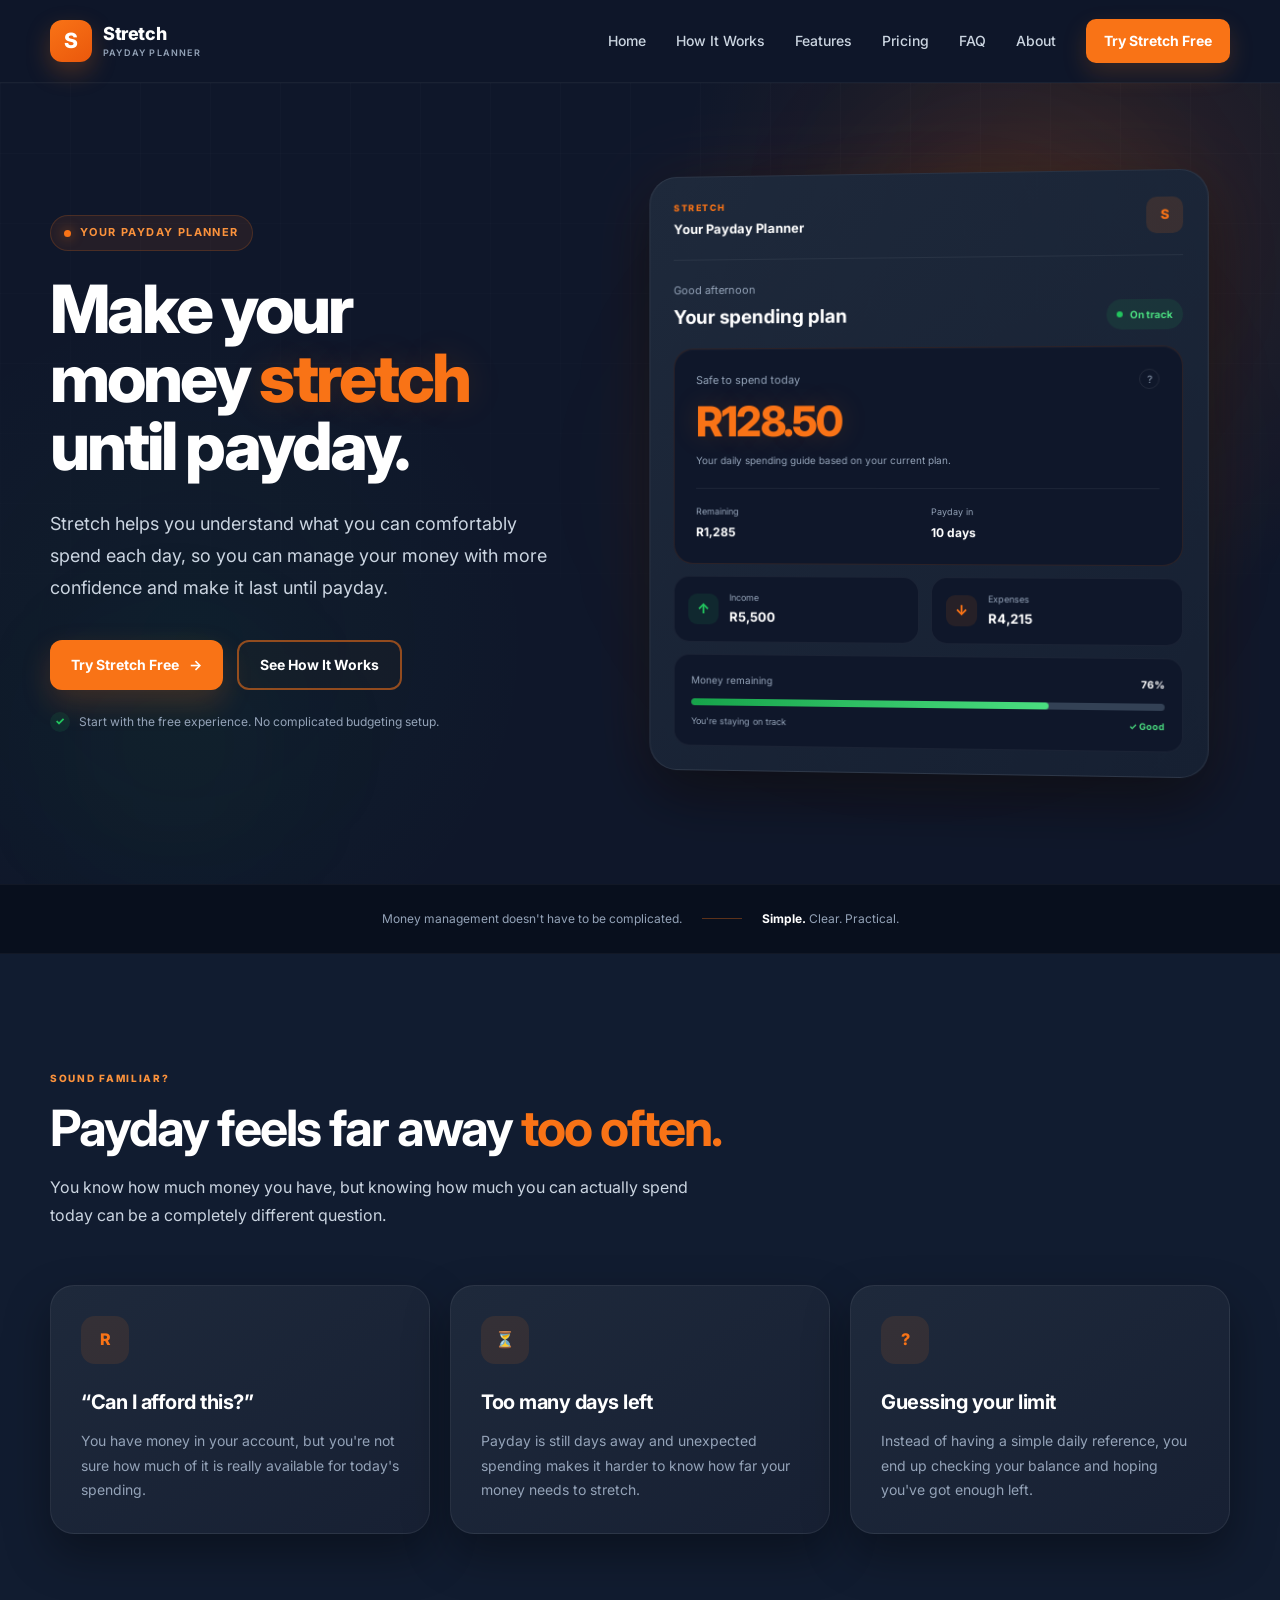
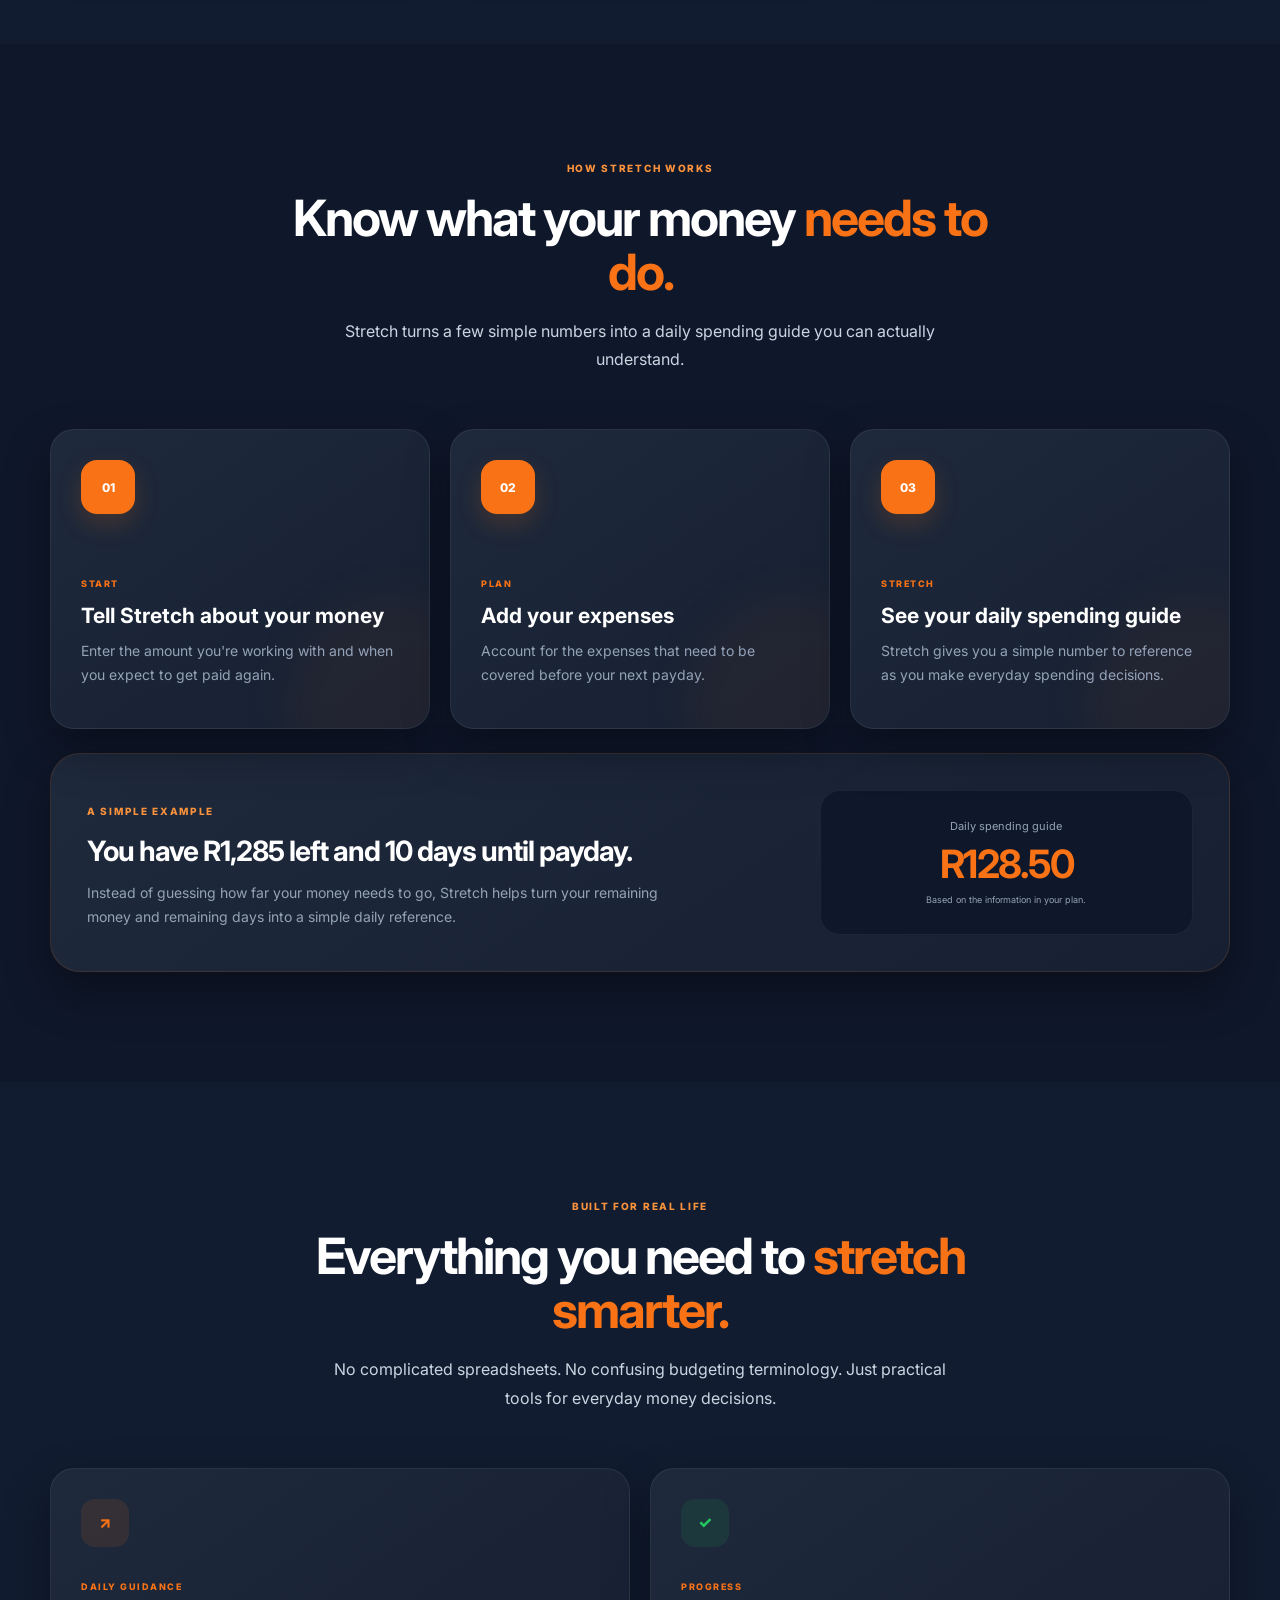
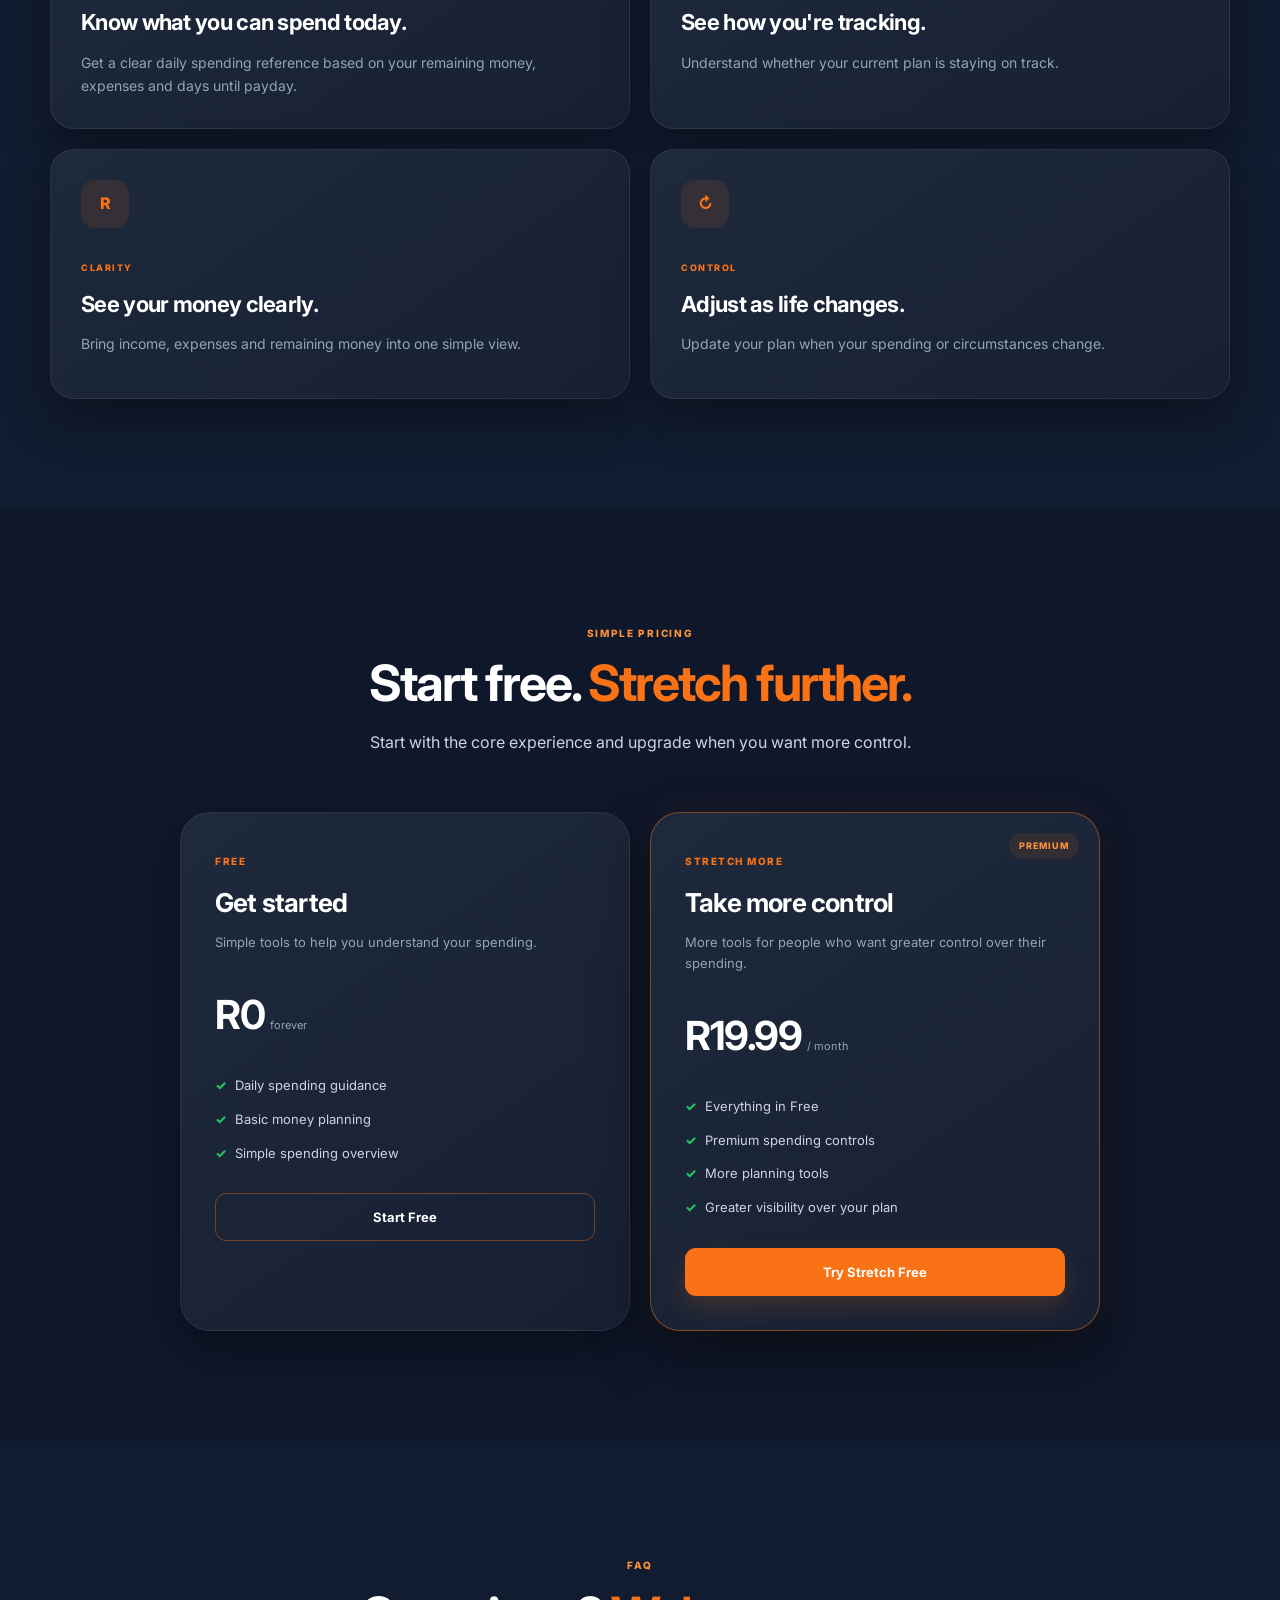
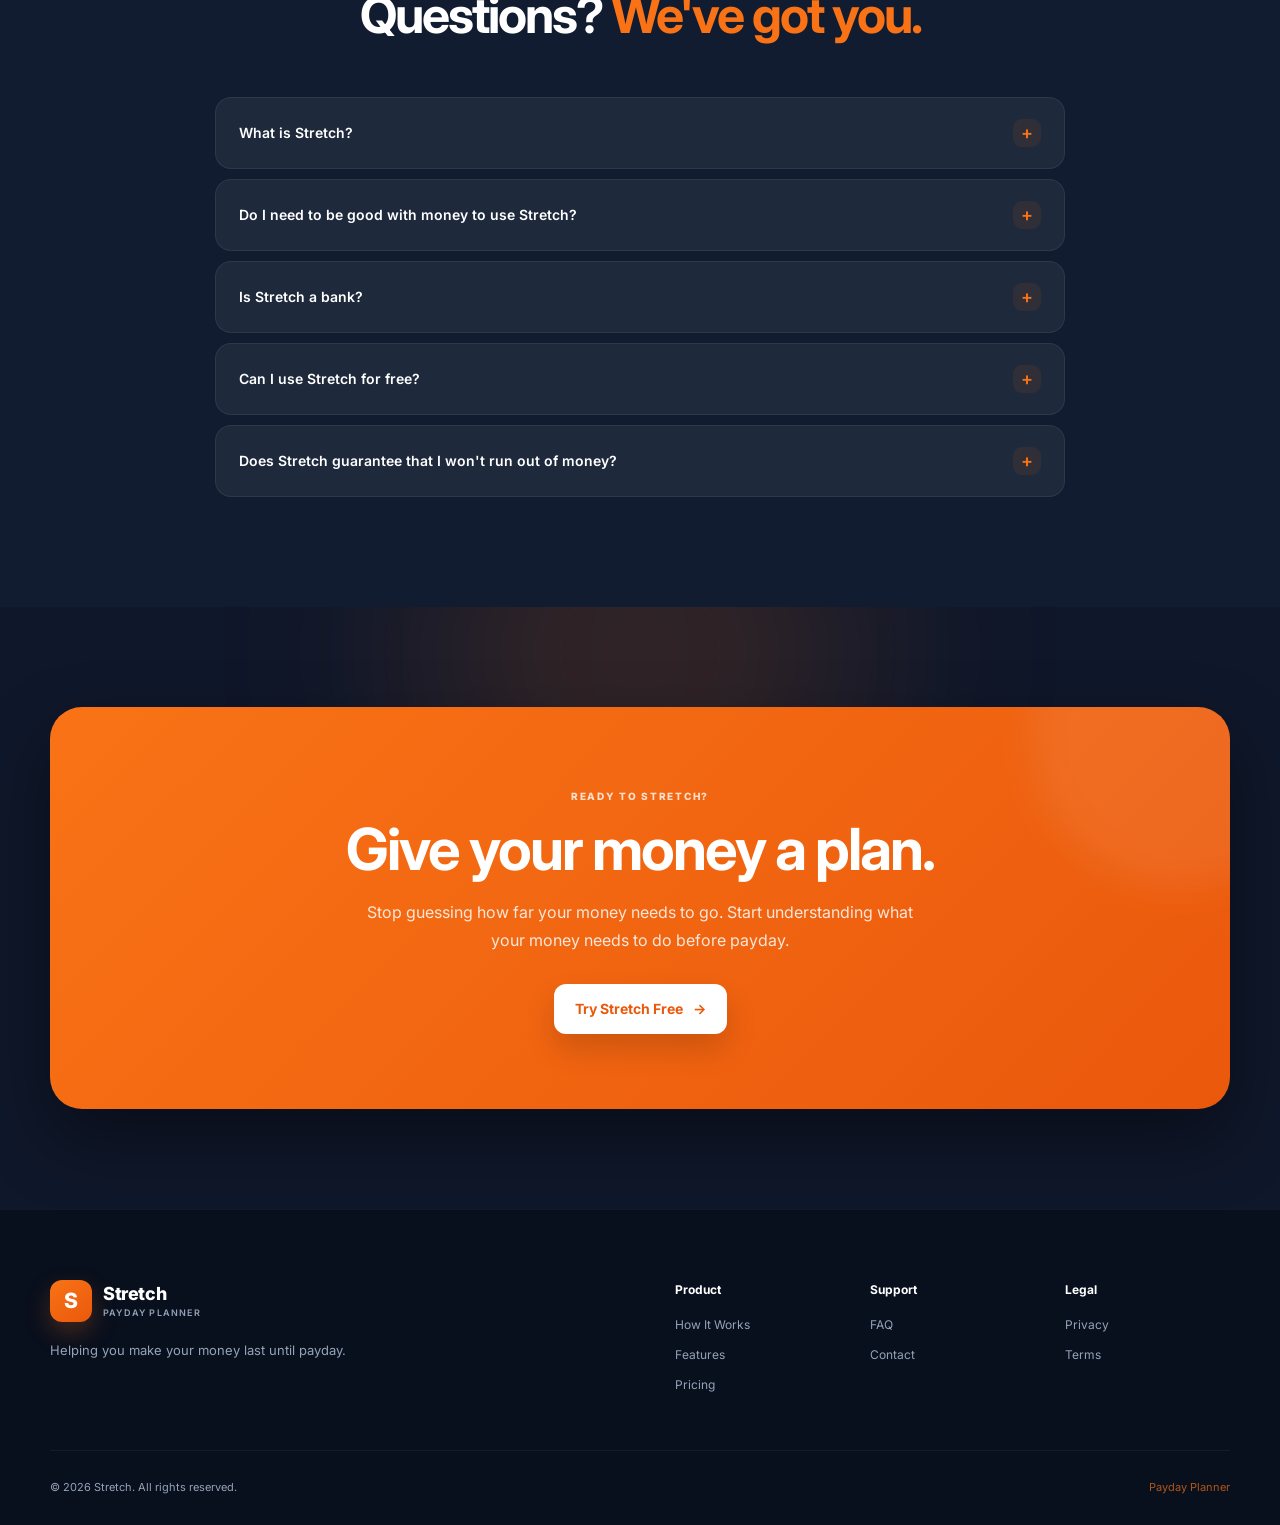
<file: index.html>
<!DOCTYPE html>
<html lang="en">

<head>
    <meta charset="UTF-8">
    <meta name="viewport" content="width=device-width, initial-scale=1.0">

    <meta name="description" content="Stretch helps you manage your spending and make your money last until payday.">

    <meta name="keywords" content="Stretch, Payday Planner, budgeting app, money management, spending planner">

    <title>Stretch — Make Your Money Last Until Payday</title>

    <link rel="preconnect" href="https://fonts.googleapis.com">
    <link rel="preconnect" href="https://fonts.gstatic.com" crossorigin>

    <link href="https://fonts.googleapis.com/css2?family=Inter:wght@400;500;600;700;800&display=swap" rel="stylesheet">

    <link rel="stylesheet" href="css/style.css">
</head>

<body>
    <!-- =========================================
         HEADER
    ========================================== -->
    <header class="site-header" id="siteHeader">

        <div class="container nav-container">

            <a href="index.html" class="brand" aria-label="Stretch home">

                <span class="brand-mark">S</span>

                <span class="brand-text">
                    <strong>Stretch</strong>
                    <small>Payday Planner</small>
                </span>

            </a>

            <button class="menu-toggle" id="menuToggle" aria-label="Open navigation menu" aria-expanded="false"
                aria-controls="mainNav">
                <span></span>
                <span></span>
                <span></span>
            </button>

            <nav class="main-nav" id="mainNav">
                <a href="index.html" class="active">Home</a>
                <a href="how-it-works.html">How It Works</a>
                <a href="features.html">Features</a>
                <a href="pricing.html">Pricing</a>
                <a href="faq.html">FAQ</a>
                <a href="about.html">About</a>
                <a href="how-it-works.html" class="nav-cta">
                    Try Stretch Free
                </a>

            </nav>

        </div>

    </header>

    <main>
        <!-- =========================================
             HERO
        ========================================== -->
        <section class="hero">
            <div class="hero-glow hero-glow-one"></div>
            <div class="hero-glow hero-glow-two"></div>
            <div class="container hero-grid">

                <div class="hero-content">

                    <div class="hero-badge">
                        <span class="badge-dot"></span>
                        YOUR PAYDAY PLANNER
                    </div>

                    <h1>
                        Make your money
                        <span>stretch</span>
                        until payday.
                    </h1>

                    <p class="hero-description">
                        Stretch helps you understand what you can comfortably
                        spend each day, so you can manage your money with
                        more confidence and make it last until payday.
                    </p>

                    <div class="hero-actions">

                        <a href="#try-stretch" class="btn btn-primary">
                            Try Stretch Free
                            <span>→</span>
                        </a>

                        <a href="#how-it-works" class="btn btn-secondary">
                            See How It Works
                        </a>

                    </div>

                    <div class="hero-trust">

                        <span class="trust-check">✓</span>

                        <span>
                            Start with the free experience. No complicated
                            budgeting setup.
                        </span>

                    </div>

                </div>


                <!-- =====================================
                     DASHBOARD PREVIEW
                ====================================== -->

                <div class="hero-visual">

                    <div class="dashboard-glow"></div>

                    <div class="dashboard-preview">

                        <div class="dashboard-topbar">

                            <div>
                                <span class="dashboard-label">
                                    STRETCH
                                </span>

                                <strong>
                                    Your Payday Planner
                                </strong>
                            </div>

                            <div class="dashboard-avatar">
                                S
                            </div>

                        </div>


                        <div class="dashboard-heading">

                            <div>
                                <span>Good afternoon</span>
                                <h3>Your spending plan</h3>
                            </div>

                            <span class="status-pill">
                                <span></span>
                                On track
                            </span>

                        </div>


                        <!-- Safe Spend Card -->

                        <div class="safe-spend-card">

                            <div class="safe-spend-header">

                                <span>
                                    Safe to spend today
                                </span>

                                <span class="info-icon">
                                    ?
                                </span>

                            </div>

                            <div class="safe-spend-value">
                                R128.50
                            </div>

                            <p>
                                Your daily spending guide based on
                                your current plan.
                            </p>

                            <div class="safe-spend-footer">

                                <div>
                                    <span>Remaining</span>
                                    <strong>R1,285</strong>
                                </div>

                                <div>
                                    <span>Payday in</span>
                                    <strong>10 days</strong>
                                </div>

                            </div>

                        </div>


                        <!-- Dashboard Stats -->

                        <div class="dashboard-stats">

                            <div class="mini-card">

                                <span class="mini-icon income-icon">
                                    ↑
                                </span>

                                <div>
                                    <small>Income</small>
                                    <strong>R5,500</strong>
                                </div>

                            </div>


                            <div class="mini-card">

                                <span class="mini-icon expense-icon">
                                    ↓
                                </span>

                                <div>
                                    <small>Expenses</small>
                                    <strong>R4,215</strong>
                                </div>

                            </div>

                        </div>


                        <!-- Progress -->

                        <div class="balance-card">

                            <div class="balance-header">

                                <span>
                                    Money remaining
                                </span>

                                <strong>
                                    76%
                                </strong>

                            </div>

                            <div class="progress-track">

                                <div class="progress-fill" style="width: 76%;"></div>

                            </div>

                            <div class="balance-footer">

                                <span>
                                    You're staying on track
                                </span>

                                <span class="positive">
                                    ✓ Good
                                </span>

                            </div>

                        </div>

                    </div>

                </div>

            </div>

        </section>


        <!-- =========================================
             TRUST / INTRO STRIP
        ========================================== -->

        <section class="intro-strip">

            <div class="container intro-strip-inner">

                <p>
                    Money management doesn't have to be complicated.
                </p>

                <div class="intro-line"></div>

                <span>
                    <strong>Simple.</strong>
                    Clear.
                    Practical.
                </span>

            </div>

        </section>


        <!-- =========================================
             PROBLEM SECTION
        ========================================== -->

        <section class="section problem-section" id="about">

            <div class="container">

                <div class="section-heading">

                    <span class="section-eyebrow">
                        SOUND FAMILIAR?
                    </span>

                    <h2>
                        Payday feels far away
                        <span>too often.</span>
                    </h2>

                    <p>
                        You know how much money you have, but knowing
                        how much you can actually spend today can be
                        a completely different question.
                    </p>

                </div>


                <div class="problem-grid">

                    <article class="problem-card">

                        <div class="problem-icon">
                            R
                        </div>

                        <h3>
                            “Can I afford this?”
                        </h3>

                        <p>
                            You have money in your account, but you're
                            not sure how much of it is really available
                            for today's spending.
                        </p>

                    </article>


                    <article class="problem-card">

                        <div class="problem-icon">
                            ⏳
                        </div>

                        <h3>
                            Too many days left
                        </h3>

                        <p>
                            Payday is still days away and unexpected
                            spending makes it harder to know how far
                            your money needs to stretch.
                        </p>

                    </article>


                    <article class="problem-card">

                        <div class="problem-icon">
                            ?
                        </div>

                        <h3>
                            Guessing your limit
                        </h3>

                        <p>
                            Instead of having a simple daily reference,
                            you end up checking your balance and hoping
                            you've got enough left.
                        </p>

                    </article>

                </div>

            </div>

        </section>


        <!-- =========================================
             HOW IT WORKS
        ========================================== -->

        <section class="section how-section" id="how-it-works">

            <div class="container">

                <div class="section-heading centered">

                    <span class="section-eyebrow">
                        HOW STRETCH WORKS
                    </span>

                    <h2>
                        Know what your money
                        <span>needs to do.</span>
                    </h2>

                    <p>
                        Stretch turns a few simple numbers into a
                        daily spending guide you can actually understand.
                    </p>

                </div>


                <div class="steps-grid">

                    <article class="step-card">

                        <div class="step-number">
                            01
                        </div>

                        <div class="step-content">

                            <span class="step-label">
                                START
                            </span>

                            <h3>
                                Tell Stretch about your money
                            </h3>

                            <p>
                                Enter the amount you're working with
                                and when you expect to get paid again.
                            </p>

                        </div>

                    </article>


                    <article class="step-card">

                        <div class="step-number">
                            02
                        </div>

                        <div class="step-content">

                            <span class="step-label">
                                PLAN
                            </span>

                            <h3>
                                Add your expenses
                            </h3>

                            <p>
                                Account for the expenses that need to
                                be covered before your next payday.
                            </p>

                        </div>

                    </article>


                    <article class="step-card">

                        <div class="step-number">
                            03
                        </div>

                        <div class="step-content">

                            <span class="step-label">
                                STRETCH
                            </span>

                            <h3>
                                See your daily spending guide
                            </h3>

                            <p>
                                Stretch gives you a simple number to
                                reference as you make everyday spending
                                decisions.
                            </p>

                        </div>

                    </article>

                </div>


                <!-- Example -->

                <div class="example-card">

                    <div class="example-content">

                        <span class="section-eyebrow">
                            A SIMPLE EXAMPLE
                        </span>

                        <h3>
                            You have R1,285 left
                            and 10 days until payday.
                        </h3>

                        <p>
                            Instead of guessing how far your money needs
                            to go, Stretch helps turn your remaining money
                            and remaining days into a simple daily reference.
                        </p>

                    </div>


                    <div class="example-result">

                        <span>
                            Daily spending guide
                        </span>

                        <strong>
                            R128.50
                        </strong>

                        <small>
                            Based on the information in your plan.
                        </small>

                    </div>

                </div>

            </div>

        </section>


        <!-- =========================================
             FEATURES
        ========================================== -->

        <section class="section features-section" id="features">

            <div class="container">

                <div class="section-heading centered">

                    <span class="section-eyebrow">
                        BUILT FOR REAL LIFE
                    </span>

                    <h2>
                        Everything you need to
                        <span>stretch smarter.</span>
                    </h2>

                    <p>
                        No complicated spreadsheets. No confusing
                        budgeting terminology. Just practical tools
                        for everyday money decisions.
                    </p>

                </div>


                <div class="features-grid">

                    <article class="feature-card feature-large">

                        <div class="feature-icon">
                            ↗
                        </div>

                        <span class="feature-label">
                            DAILY GUIDANCE
                        </span>

                        <h3>
                            Know what you can spend today.
                        </h3>

                        <p>
                            Get a clear daily spending reference based
                            on your remaining money, expenses and days
                            until payday.
                        </p>

                    </article>


                    <article class="feature-card">

                        <div class="feature-icon green">
                            ✓
                        </div>

                        <span class="feature-label">
                            PROGRESS
                        </span>

                        <h3>
                            See how you're tracking.
                        </h3>

                        <p>
                            Understand whether your current plan is
                            staying on track.
                        </p>

                    </article>


                    <article class="feature-card">

                        <div class="feature-icon">
                            R
                        </div>

                        <span class="feature-label">
                            CLARITY
                        </span>

                        <h3>
                            See your money clearly.
                        </h3>

                        <p>
                            Bring income, expenses and remaining money
                            into one simple view.
                        </p>

                    </article>


                    <article class="feature-card">

                        <div class="feature-icon">
                            ↻
                        </div>

                        <span class="feature-label">
                            CONTROL
                        </span>

                        <h3>
                            Adjust as life changes.
                        </h3>

                        <p>
                            Update your plan when your spending or
                            circumstances change.
                        </p>

                    </article>

                </div>

            </div>

        </section>


        <!-- =========================================
             PRICING
        ========================================== -->

        <section class="section pricing-section" id="pricing">

            <div class="container">

                <div class="section-heading centered">

                    <span class="section-eyebrow">
                        SIMPLE PRICING
                    </span>

                    <h2>
                        Start free.
                        <span>Stretch further.</span>
                    </h2>

                    <p>
                        Start with the core experience and upgrade when
                        you want more control.
                    </p>

                </div>


                <div class="pricing-grid">

                    <!-- Free -->

                    <article class="pricing-card">

                        <div class="pricing-header">

                            <span class="pricing-label">
                                FREE
                            </span>

                            <h3>
                                Get started
                            </h3>

                            <p>
                                Simple tools to help you understand
                                your spending.
                            </p>

                        </div>

                        <div class="price">
                            <strong>R0</strong>
                            <span>forever</span>
                        </div>

                        <ul>

                            <li>
                                <span>✓</span>
                                Daily spending guidance
                            </li>

                            <li>
                                <span>✓</span>
                                Basic money planning
                            </li>

                            <li>
                                <span>✓</span>
                                Simple spending overview
                            </li>

                        </ul>

                        <a href="#try-stretch" class="pricing-button secondary">
                            Start Free
                        </a>

                    </article>


                    <!-- Premium -->

                    <article class="pricing-card premium">

                        <div class="premium-badge">
                            PREMIUM
                        </div>

                        <div class="pricing-header">

                            <span class="pricing-label">
                                STRETCH MORE
                            </span>

                            <h3>
                                Take more control
                            </h3>

                            <p>
                                More tools for people who want
                                greater control over their spending.
                            </p>

                        </div>

                        <div class="price">
                            <strong>R19.99</strong>
                            <span>/ month</span>
                        </div>

                        <ul>

                            <li>
                                <span>✓</span>
                                Everything in Free
                            </li>

                            <li>
                                <span>✓</span>
                                Premium spending controls
                            </li>

                            <li>
                                <span>✓</span>
                                More planning tools
                            </li>

                            <li>
                                <span>✓</span>
                                Greater visibility over your plan
                            </li>

                        </ul>

                        <a href="#try-stretch" class="pricing-button primary">
                            Try Stretch Free
                        </a>

                    </article>

                </div>

            </div>

        </section>


        <!-- =========================================
             FAQ
        ========================================== -->

        <section class="section faq-section" id="faq">

            <div class="container faq-container">

                <div class="section-heading centered">

                    <span class="section-eyebrow">
                        FAQ
                    </span>

                    <h2>
                        Questions?
                        <span>We've got you.</span>
                    </h2>

                </div>


                <div class="faq-list">

                    <div class="faq-item">

                        <button class="faq-question">

                            <span>
                                What is Stretch?
                            </span>

                            <span class="faq-icon">
                                +
                            </span>

                        </button>

                        <div class="faq-answer">

                            <p>
                                Stretch is a payday planning tool that
                                helps you understand how much you can
                                spend each day while working towards
                                your next payday.
                            </p>

                        </div>

                    </div>


                    <div class="faq-item">

                        <button class="faq-question">

                            <span>
                                Do I need to be good with money to use Stretch?
                            </span>

                            <span class="faq-icon">
                                +
                            </span>

                        </button>

                        <div class="faq-answer">

                            <p>
                                No. Stretch is designed to keep things
                                simple. You provide the information you
                                know, and the app turns it into an easier
                                daily spending reference.
                            </p>

                        </div>

                    </div>


                    <div class="faq-item">

                        <button class="faq-question">

                            <span>
                                Is Stretch a bank?
                            </span>

                            <span class="faq-icon">
                                +
                            </span>

                        </button>

                        <div class="faq-answer">

                            <p>
                                No. Stretch is a money planning tool.
                                It does not replace your bank account or
                                provide banking services.
                            </p>

                        </div>

                    </div>


                    <div class="faq-item">

                        <button class="faq-question">

                            <span>
                                Can I use Stretch for free?
                            </span>

                            <span class="faq-icon">
                                +
                            </span>

                        </button>

                        <div class="faq-answer">

                            <p>
                                Yes. Stretch includes a free experience
                                designed to help you start planning your
                                spending without committing to a subscription.
                            </p>

                        </div>

                    </div>


                    <div class="faq-item">

                        <button class="faq-question">

                            <span>
                                Does Stretch guarantee that I won't run out of money?
                            </span>

                            <span class="faq-icon">
                                +
                            </span>

                        </button>

                        <div class="faq-answer">

                            <p>
                                No. Stretch provides calculations and
                                spending guidance based on the information
                                you enter. Your actual spending and financial
                                circumstances can change, so the guidance
                                should be used as a planning reference.
                            </p>

                        </div>

                    </div>

                </div>

            </div>

        </section>


        <!-- =========================================
             FINAL CTA
        ========================================== -->

        <section class="cta-section" id="try-stretch">

            <div class="cta-glow"></div>

            <div class="container">

                <div class="cta-card">

                    <div class="cta-content">

                        <span class="section-eyebrow">
                            READY TO STRETCH?
                        </span>

                        <h2>
                            Give your money
                            <span>a plan.</span>
                        </h2>

                        <p>
                            Stop guessing how far your money needs to go.
                            Start understanding what your money needs to
                            do before payday.
                        </p>

                        <a href="#" class="btn btn-white">
                            Try Stretch Free
                            <span>→</span>
                        </a>

                    </div>

                </div>

            </div>

        </section>

    </main>


    <!-- =========================================
         FOOTER
    ========================================== -->

    <footer class="site-footer">

        <div class="container footer-main">

            <div class="footer-brand">

                <a href="index.html" class="brand">

                    <span class="brand-mark">
                        S
                    </span>

                    <span class="brand-text">

                        <strong>
                            Stretch
                        </strong>

                        <small>
                            Payday Planner
                        </small>

                    </span>

                </a>

                <p>
                    Helping you make your money last until payday.
                </p>

            </div>


            <div class="footer-links">

                <div>

                    <h4>
                        Product
                    </h4>

                    <a href="#how-it-works">
                        How It Works
                    </a>

                    <a href="#features">
                        Features
                    </a>

                    <a href="#pricing">
                        Pricing
                    </a>

                </div>


                <div>

                    <h4>
                        Support
                    </h4>

                    <a href="#faq">
                        FAQ
                    </a>

                    <a href="#">
                        Contact
                    </a>

                </div>


                <div>

                    <h4>
                        Legal
                    </h4>

                    <a href="#">
                        Privacy
                    </a>

                    <a href="#">
                        Terms
                    </a>

                </div>

            </div>

        </div>


        <div class="container footer-bottom">

            <p>
                © 2026 Stretch. All rights reserved.
            </p>

            <span>
                Payday Planner
            </span>

        </div>

    </footer>


    <script src="js/main.js"></script>

</body>

</html>
</file>
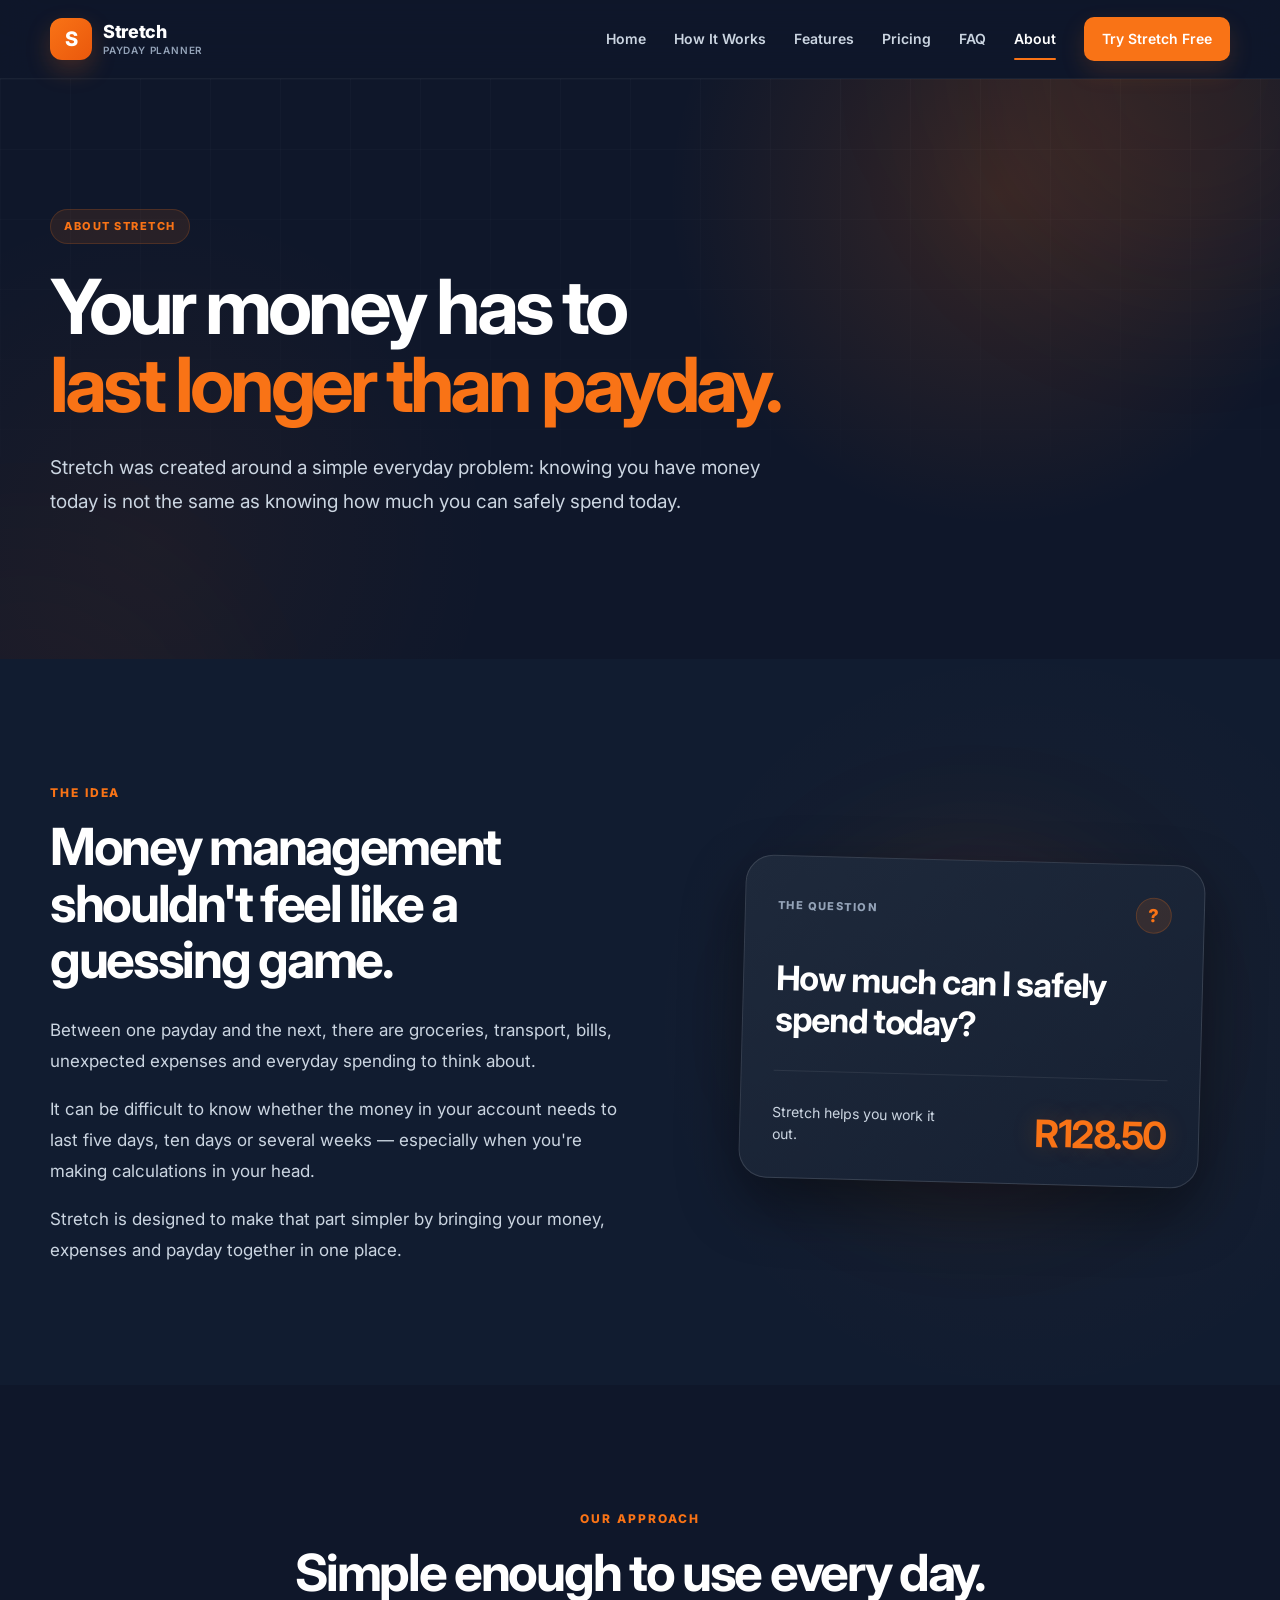
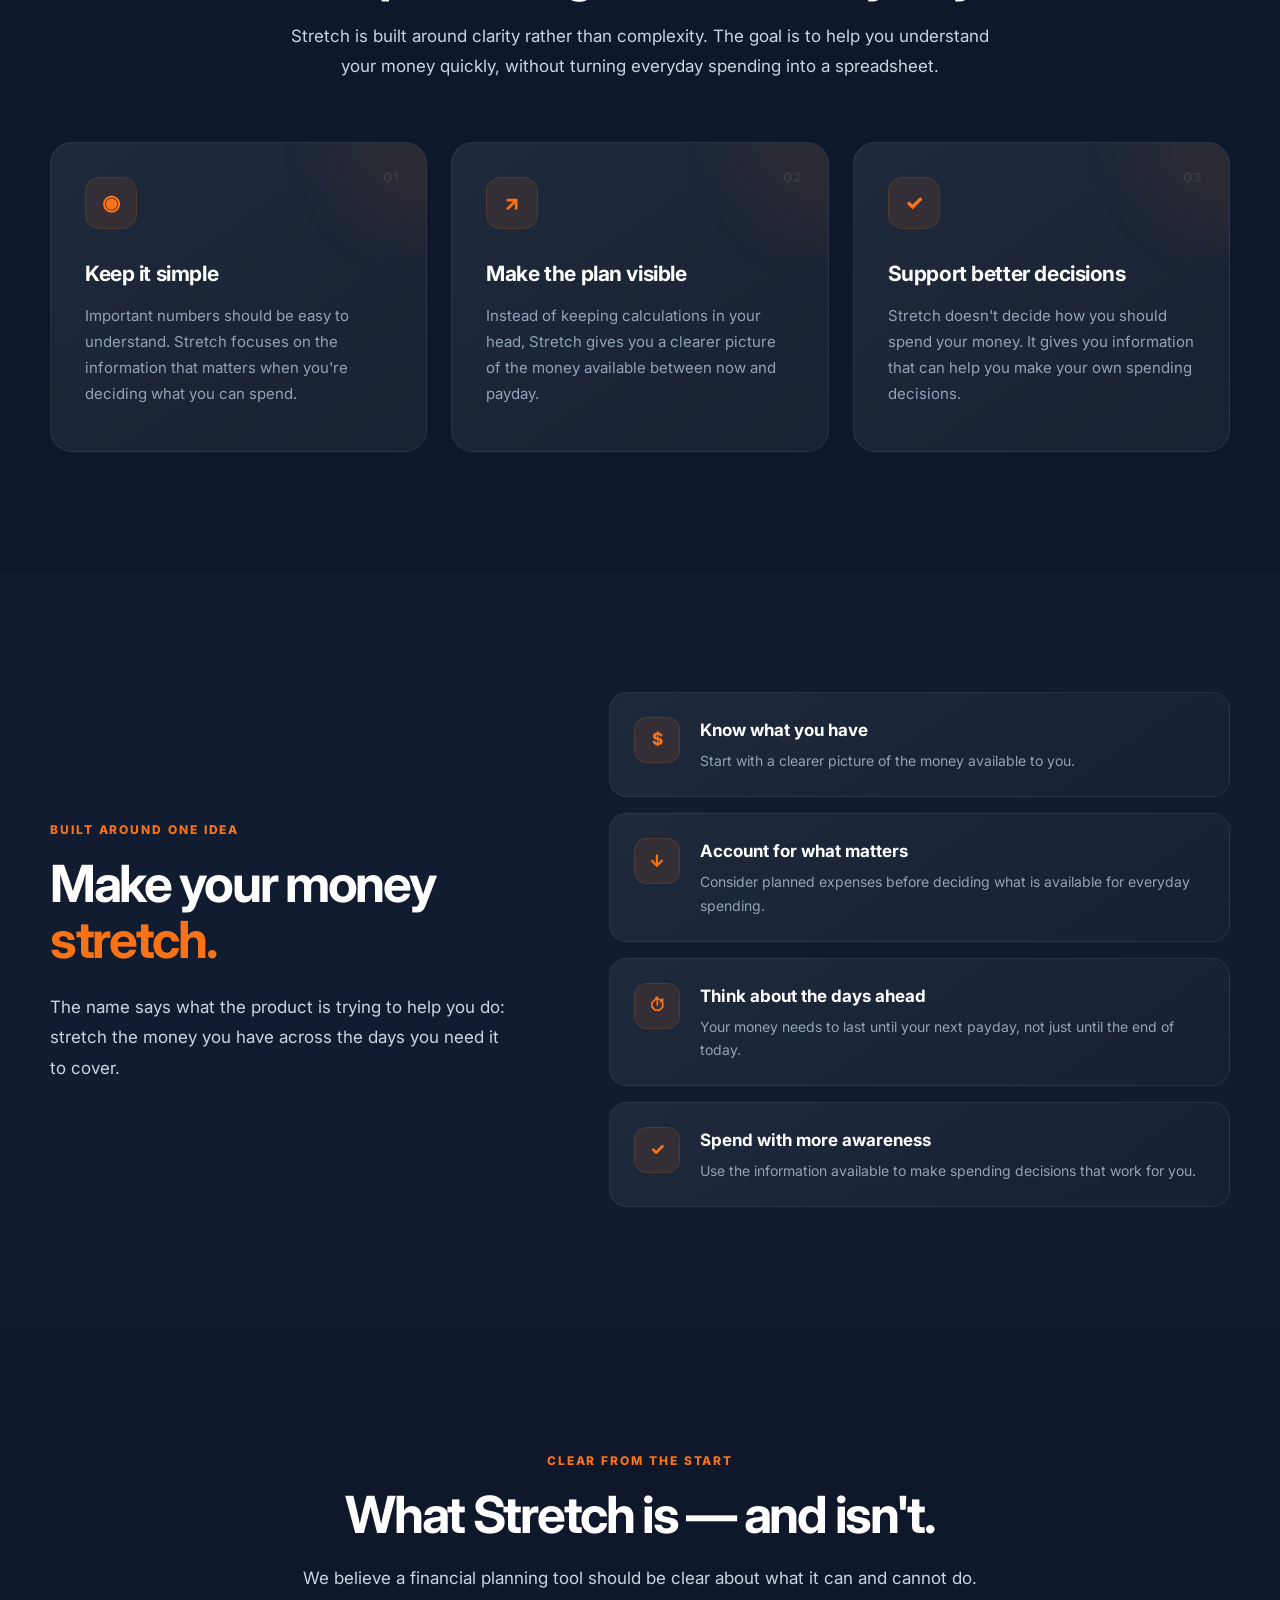
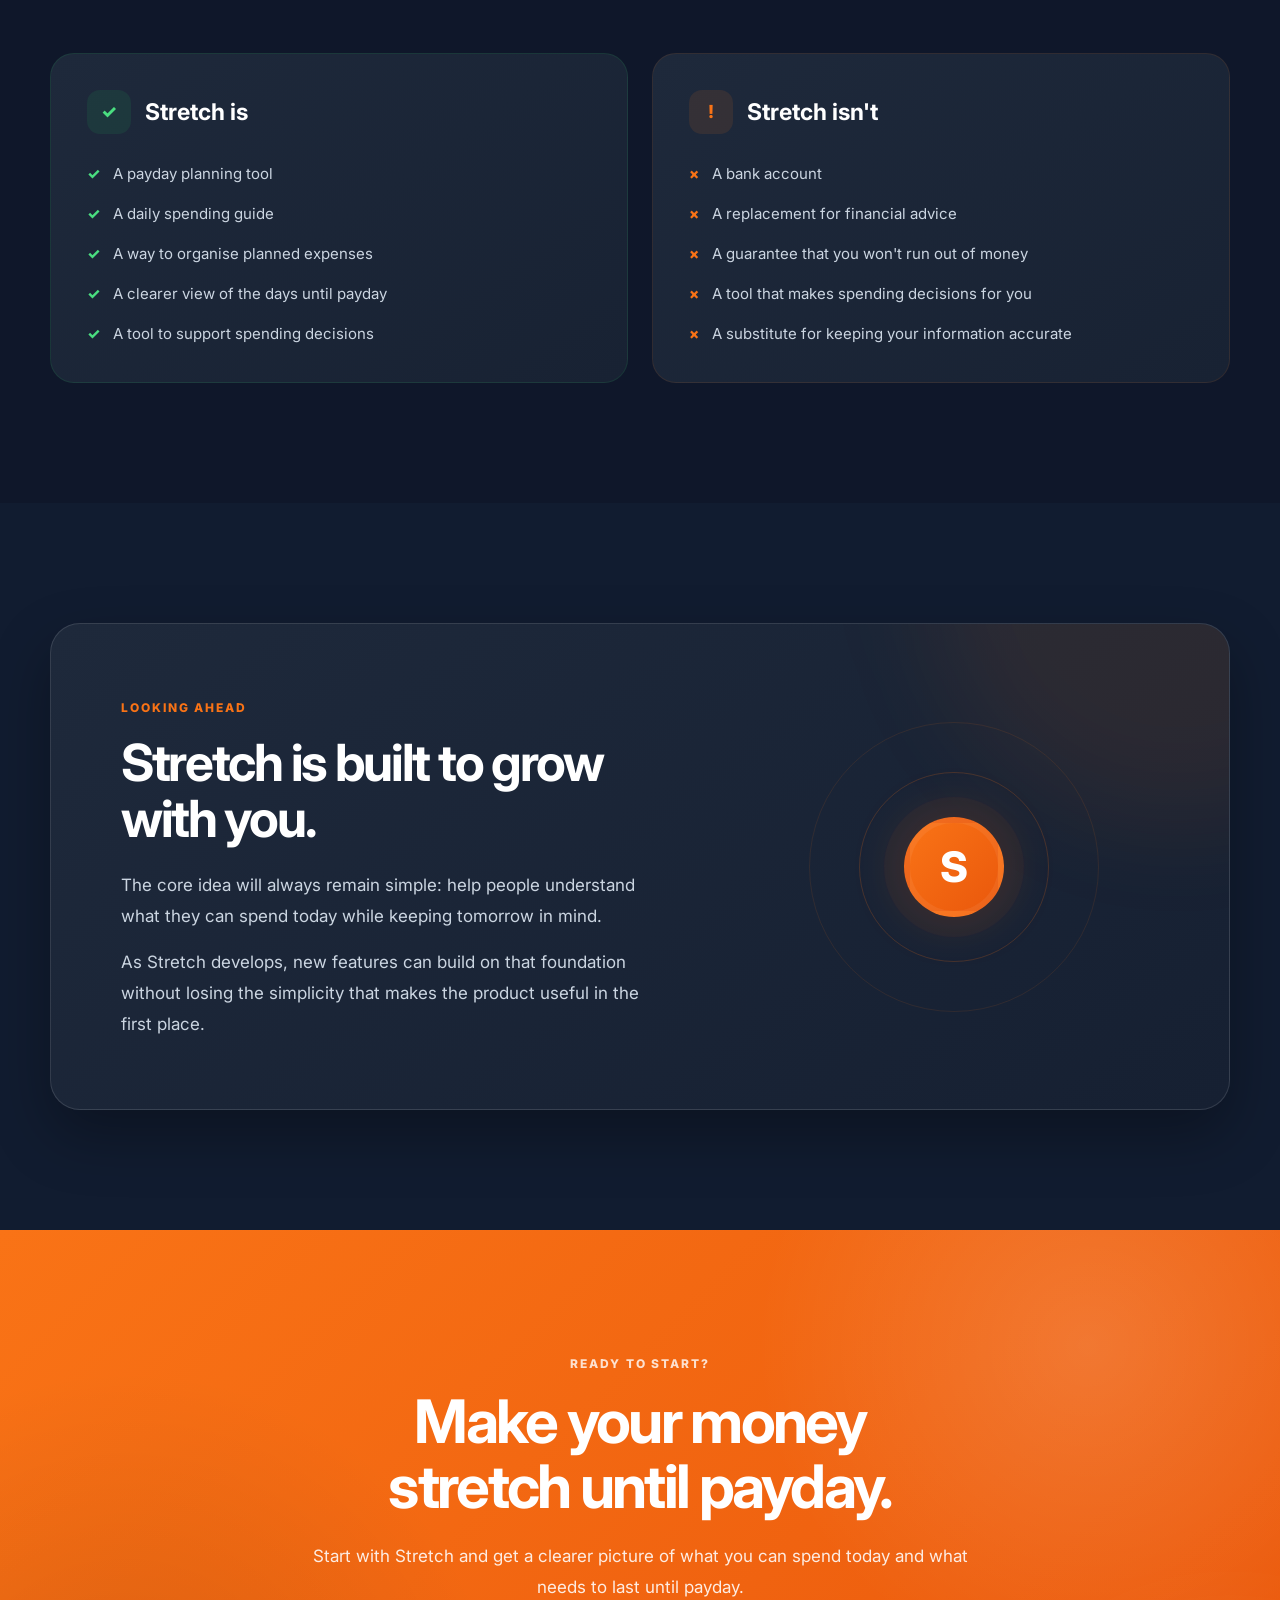
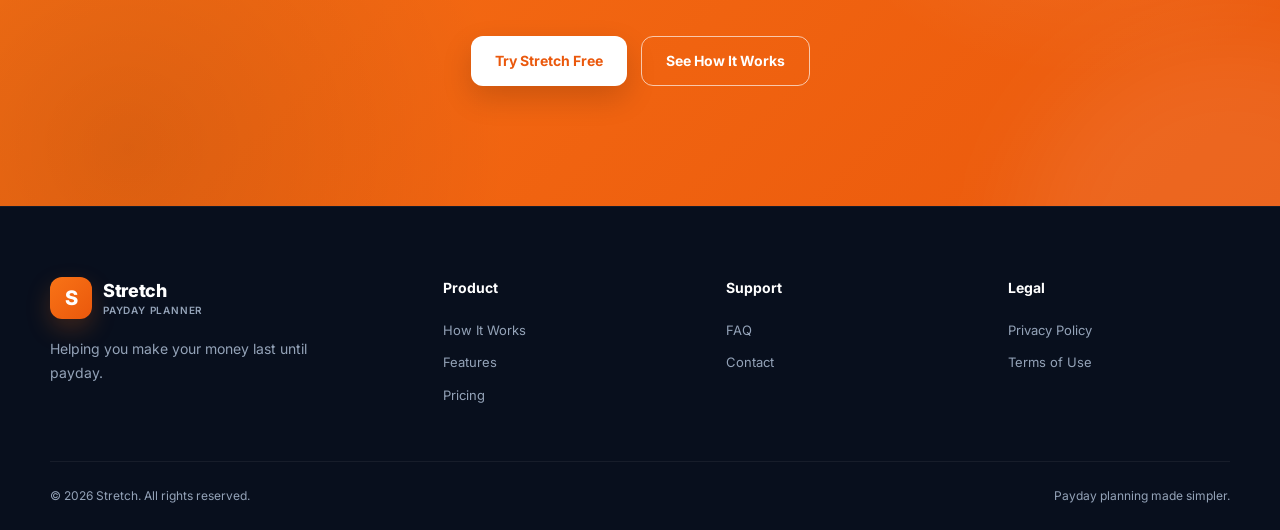
<file: about.html>
<!DOCTYPE html>
<html lang="en">

<head>
    <meta charset="UTF-8">
    <meta name="viewport" content="width=device-width, initial-scale=1.0">

    <meta name="description"
        content="Learn about Stretch, a payday planner designed to help you make your money last until payday.">

    <title>About | Stretch — Payday Planner</title>

    <link rel="stylesheet" href="css/about.css">
</head>

<body>

    <!-- =========================================
         HEADER / NAVIGATION
    ========================================== -->

    <header class="site-header" id="siteHeader">

        <div class="container nav-container">

            <a href="index.html" class="brand" aria-label="Stretch home">

                <span class="brand-mark">
                    S
                </span>

                <span class="brand-text">
                    <strong>Stretch</strong>
                    <small>Payday Planner</small>
                </span>

            </a>


            <button class="mobile-menu-toggle" id="mobileMenuToggle" type="button" aria-label="Open navigation menu"
                aria-expanded="false" aria-controls="mainNav">

                <span></span>
                <span></span>
                <span></span>

            </button>


            <nav class="main-nav" id="mainNav">

                <a href="index.html">
                    Home  
                </a>

                <a href="how-it-works.html">
                    How It Works
                </a>

                <a href="features.html">
                    Features
                </a>

                <a href="pricing.html">
                    Pricing
                </a>

                <a href="faq.html">
                    FAQ
                </a>

                <a href="about.html" class="active">
                    About
                </a>

                <a href="index.html#cta" class="nav-cta">
                    Try Stretch Free
                </a>

            </nav>

        </div>

    </header>


    <main>

        <!-- =========================================
             ABOUT HERO
        ========================================== -->

        <section class="about-hero">

            <div class="hero-glow hero-glow-one"></div>
            <div class="hero-glow hero-glow-two"></div>

            <div class="container">

                <div class="section-badge">
                    ABOUT STRETCH
                </div>

                <h1>
                    Your money has to
                    <span>last longer than payday.</span>
                </h1>

                <p class="hero-description">
                    Stretch was created around a simple everyday problem:
                    knowing you have money today is not the same as knowing
                    how much you can safely spend today.
                </p>

            </div>

        </section>


        <!-- =========================================
             THE IDEA
        ========================================== -->

        <section class="idea-section">

            <div class="container">

                <div class="idea-grid">

                    <div class="idea-content">

                        <span class="section-label">
                            THE IDEA
                        </span>

                        <h2>
                            Money management shouldn't feel like a guessing game.
                        </h2>

                        <p>
                            Between one payday and the next, there are groceries,
                            transport, bills, unexpected expenses and everyday
                            spending to think about.
                        </p>

                        <p>
                            It can be difficult to know whether the money in your
                            account needs to last five days, ten days or several
                            weeks — especially when you're making calculations
                            in your head.
                        </p>

                        <p>
                            Stretch is designed to make that part simpler by
                            bringing your money, expenses and payday together
                            in one place.
                        </p>

                    </div>


                    <div class="idea-visual">

                        <div class="money-card">

                            <div class="money-card-header">

                                <span>
                                    THE QUESTION
                                </span>

                                <span class="question-mark">
                                    ?
                                </span>

                            </div>

                            <h3>
                                How much can I safely spend today?
                            </h3>

                            <div class="money-divider"></div>

                            <div class="money-answer">

                                <span>
                                    Stretch helps you work it out.
                                </span>

                                <strong>
                                    R128.50
                                </strong>

                            </div>

                        </div>

                        <div class="visual-glow"></div>

                    </div>

                </div>

            </div>

        </section>


        <!-- =========================================
             OUR APPROACH
        ========================================== -->

        <section class="approach-section">

            <div class="container">

                <div class="section-heading centered">

                    <span class="section-label">
                        OUR APPROACH
                    </span>

                    <h2>
                        Simple enough to use every day.
                    </h2>

                    <p>
                        Stretch is built around clarity rather than complexity.
                        The goal is to help you understand your money quickly,
                        without turning everyday spending into a spreadsheet.
                    </p>

                </div>


                <div class="approach-grid">

                    <article class="approach-card">

                        <div class="approach-number">
                            01
                        </div>

                        <div class="approach-icon">
                            ◉
                        </div>

                        <h3>
                            Keep it simple
                        </h3>

                        <p>
                            Important numbers should be easy to understand.
                            Stretch focuses on the information that matters
                            when you're deciding what you can spend.
                        </p>

                    </article>


                    <article class="approach-card">

                        <div class="approach-number">
                            02
                        </div>

                        <div class="approach-icon">
                            ↗
                        </div>

                        <h3>
                            Make the plan visible
                        </h3>

                        <p>
                            Instead of keeping calculations in your head,
                            Stretch gives you a clearer picture of the money
                            available between now and payday.
                        </p>

                    </article>


                    <article class="approach-card">

                        <div class="approach-number">
                            03
                        </div>

                        <div class="approach-icon">
                            ✓
                        </div>

                        <h3>
                            Support better decisions
                        </h3>

                        <p>
                            Stretch doesn't decide how you should spend your
                            money. It gives you information that can help you
                            make your own spending decisions.
                        </p>

                    </article>

                </div>

            </div>

        </section>


        <!-- =========================================
             HOW STRETCH THINKS
        ========================================== -->

        <section class="principles-section">

            <div class="container">

                <div class="principles-grid">

                    <div class="principles-heading">

                        <span class="section-label">
                            BUILT AROUND ONE IDEA
                        </span>

                        <h2>
                            Make your money
                            <span>stretch.</span>
                        </h2>

                        <p>
                            The name says what the product is trying to help
                            you do: stretch the money you have across the
                            days you need it to cover.
                        </p>

                    </div>


                    <div class="principles-list">

                        <div class="principle-item">

                            <span class="principle-icon">
                                $
                            </span>

                            <div>
                                <h3>
                                    Know what you have
                                </h3>

                                <p>
                                    Start with a clearer picture of the money
                                    available to you.
                                </p>
                            </div>

                        </div>


                        <div class="principle-item">

                            <span class="principle-icon">
                                ↓
                            </span>

                            <div>
                                <h3>
                                    Account for what matters
                                </h3>

                                <p>
                                    Consider planned expenses before deciding
                                    what is available for everyday spending.
                                </p>
                            </div>

                        </div>


                        <div class="principle-item">

                            <span class="principle-icon">
                                ⏱
                            </span>

                            <div>
                                <h3>
                                    Think about the days ahead
                                </h3>

                                <p>
                                    Your money needs to last until your next
                                    payday, not just until the end of today.
                                </p>
                            </div>

                        </div>


                        <div class="principle-item">

                            <span class="principle-icon">
                                ✓
                            </span>

                            <div>
                                <h3>
                                    Spend with more awareness
                                </h3>

                                <p>
                                    Use the information available to make
                                    spending decisions that work for you.
                                </p>
                            </div>

                        </div>

                    </div>

                </div>

            </div>

        </section>


        <!-- =========================================
             WHAT STRETCH IS / IS NOT
        ========================================== -->

        <section class="clarity-section">

            <div class="container">

                <div class="section-heading centered">

                    <span class="section-label">
                        CLEAR FROM THE START
                    </span>

                    <h2>
                        What Stretch is — and isn't.
                    </h2>

                    <p>
                        We believe a financial planning tool should be clear
                        about what it can and cannot do.
                    </p>

                </div>


                <div class="clarity-grid">

                    <article class="clarity-card is-card">

                        <div class="clarity-header">

                            <span class="clarity-icon">
                                ✓
                            </span>

                            <h3>
                                Stretch is
                            </h3>

                        </div>

                        <ul>

                            <li>
                                <span>✓</span>
                                A payday planning tool
                            </li>

                            <li>
                                <span>✓</span>
                                A daily spending guide
                            </li>

                            <li>
                                <span>✓</span>
                                A way to organise planned expenses
                            </li>

                            <li>
                                <span>✓</span>
                                A clearer view of the days until payday
                            </li>

                            <li>
                                <span>✓</span>
                                A tool to support spending decisions
                            </li>

                        </ul>

                    </article>


                    <article class="clarity-card isnt-card">

                        <div class="clarity-header">

                            <span class="clarity-icon">
                                !
                            </span>

                            <h3>
                                Stretch isn't
                            </h3>

                        </div>

                        <ul>

                            <li>
                                <span>×</span>
                                A bank account
                            </li>

                            <li>
                                <span>×</span>
                                A replacement for financial advice
                            </li>

                            <li>
                                <span>×</span>
                                A guarantee that you won't run out of money
                            </li>

                            <li>
                                <span>×</span>
                                A tool that makes spending decisions for you
                            </li>

                            <li>
                                <span>×</span>
                                A substitute for keeping your information accurate
                            </li>

                        </ul>

                    </article>

                </div>

            </div>

        </section>


        <!-- =========================================
             THE FUTURE
        ========================================== -->

        <section class="future-section">

            <div class="container">

                <div class="future-card">

                    <div class="future-content">

                        <span class="section-label">
                            LOOKING AHEAD
                        </span>

                        <h2>
                            Stretch is built to grow with you.
                        </h2>

                        <p>
                            The core idea will always remain simple: help people
                            understand what they can spend today while keeping
                            tomorrow in mind.
                        </p>

                        <p>
                            As Stretch develops, new features can build on that
                            foundation without losing the simplicity that makes
                            the product useful in the first place.
                        </p>

                    </div>


                    <div class="future-visual">

                        <div class="growth-orbit orbit-one"></div>

                        <div class="growth-orbit orbit-two"></div>

                        <div class="growth-center">
                            <span>
                                S
                            </span>
                        </div>

                    </div>

                </div>

            </div>

        </section>


        <!-- =========================================
             FINAL CTA
        ========================================== -->

        <section class="final-cta" id="cta">

            <div class="cta-glow"></div>

            <div class="container">

                <div class="cta-content">

                    <span class="section-label">
                        READY TO START?
                    </span>

                    <h2>
                        Make your money
                        <span>stretch until payday.</span>
                    </h2>

                    <p>
                        Start with Stretch and get a clearer picture
                        of what you can spend today and what needs to
                        last until payday.
                    </p>

                    <div class="cta-actions">

                        <a href="#" class="cta-button cta-button-light">
                            Try Stretch Free
                        </a>

                        <a href="how-it-works.html" class="cta-button cta-button-outline">
                            See How It Works
                        </a>

                    </div>

                </div>

            </div>

        </section>

    </main>


    <!-- =========================================
         FOOTER
    ========================================== -->

    <footer class="site-footer">

        <div class="container">

            <div class="footer-grid">

                <div class="footer-brand">

                    <a href="index.html" class="brand">

                        <span class="brand-mark">
                            S
                        </span>

                        <span class="brand-text">
                            <strong>Stretch</strong>
                            <small>Payday Planner</small>
                        </span>

                    </a>

                    <p>
                        Helping you make your money last until payday.
                    </p>

                </div>


                <div class="footer-column">

                    <h3>
                        Product
                    </h3>

                    <a href="how-it-works.html">
                        How It Works
                    </a>

                    <a href="features.html">
                        Features
                    </a>

                    <a href="pricing.html">
                        Pricing
                    </a>

                </div>


                <div class="footer-column">

                    <h3>
                        Support
                    </h3>

                    <a href="faq.html">
                        FAQ
                    </a>

                    <a href="contact.html">
                        Contact
                    </a>

                </div>


                <div class="footer-column">

                    <h3>
                        Legal
                    </h3>

                    <a href="privacy.html">
                        Privacy Policy
                    </a>

                    <a href="terms.html">
                        Terms of Use
                    </a>

                </div>

            </div>


            <div class="footer-bottom">

                <p>
                    © 2026 Stretch. All rights reserved.
                </p>

                <p>
                    Payday planning made simpler.
                </p>

            </div>

        </div>

    </footer>


    <script src="js/main.js"></script>

</body>

</html>
</file>
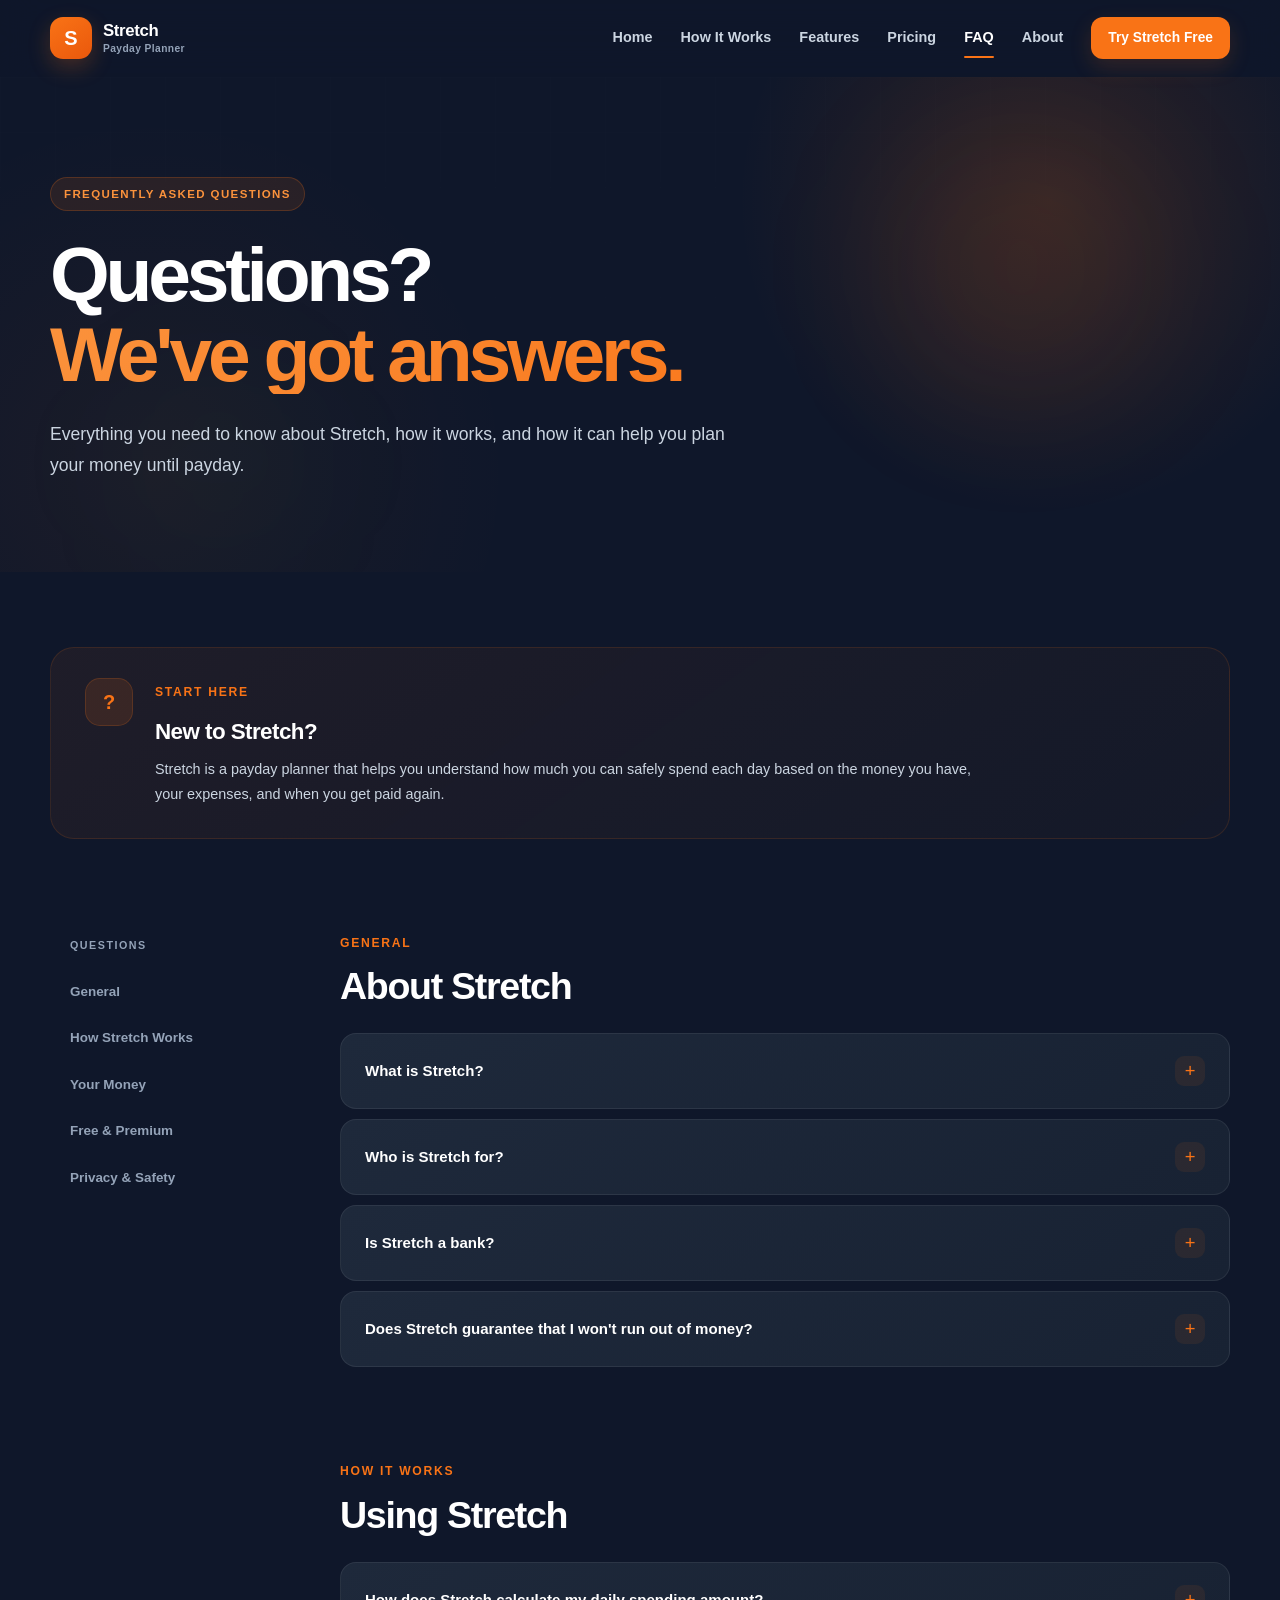
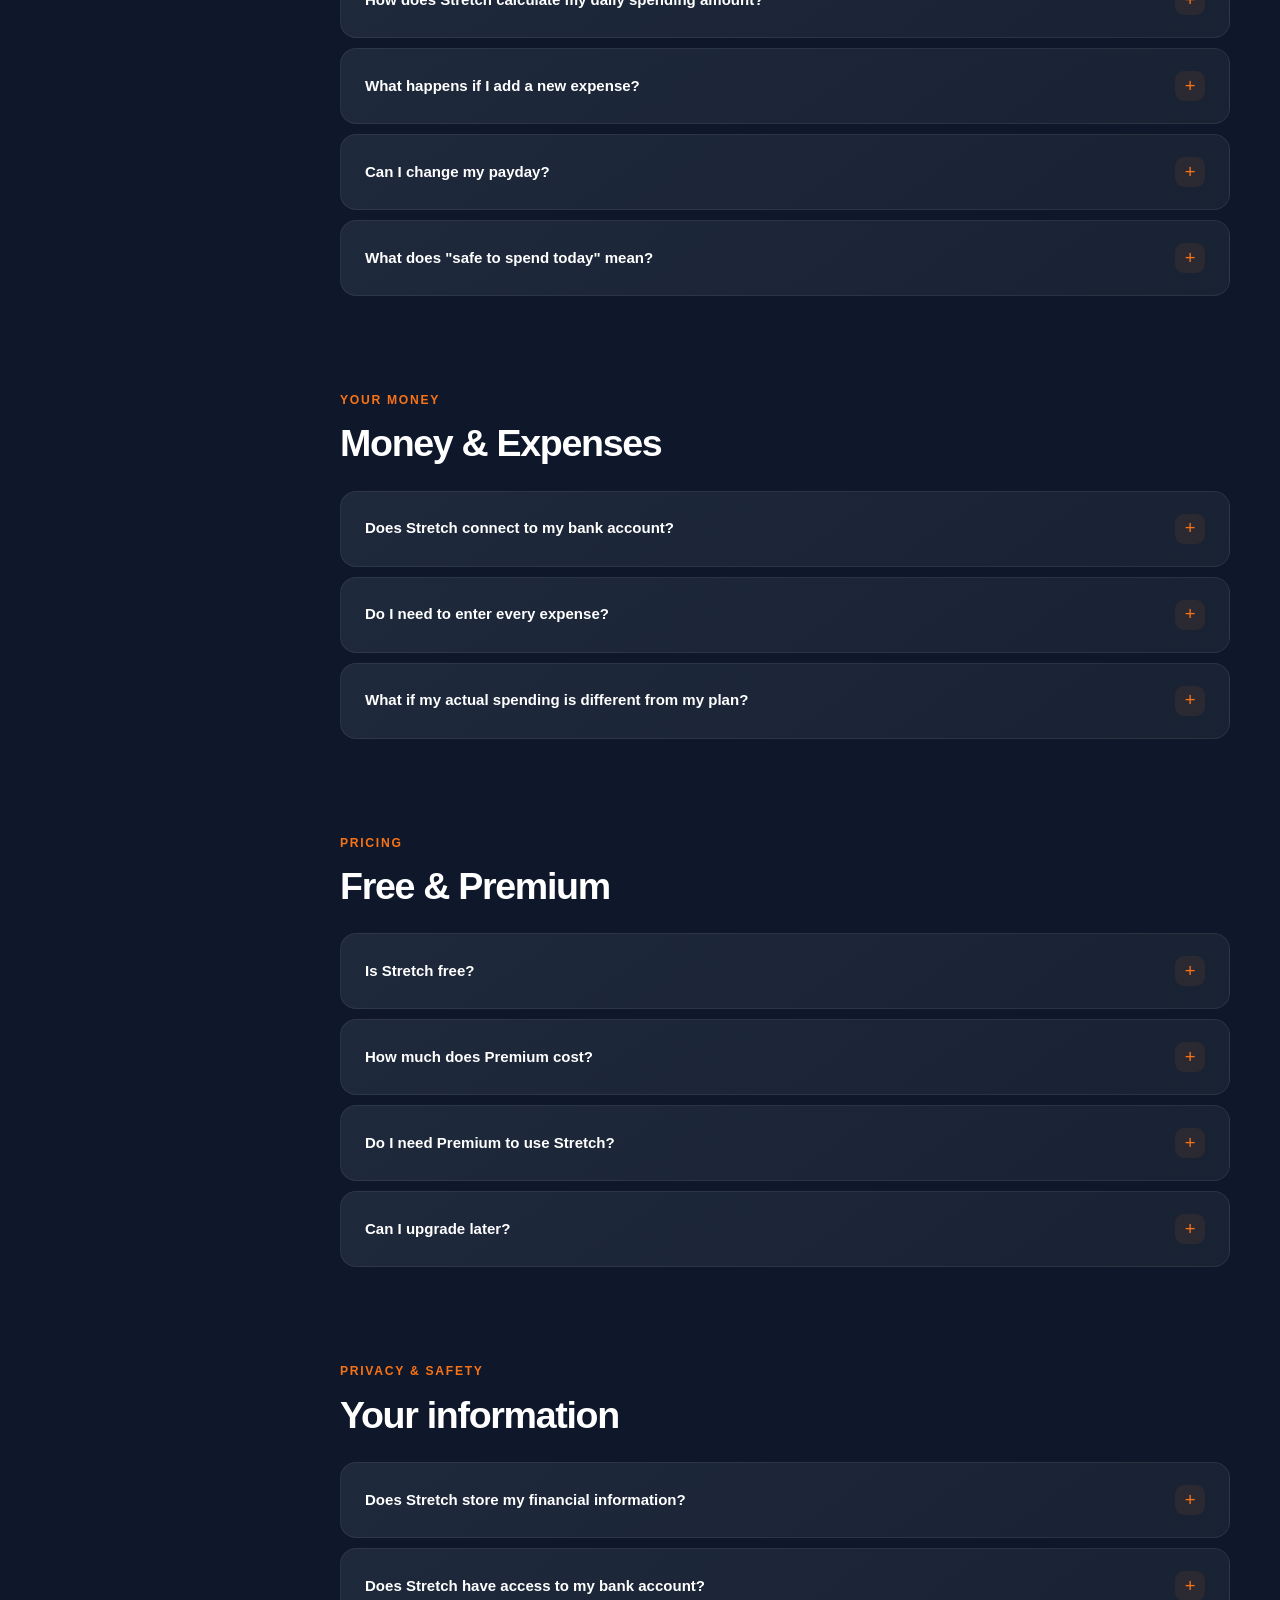
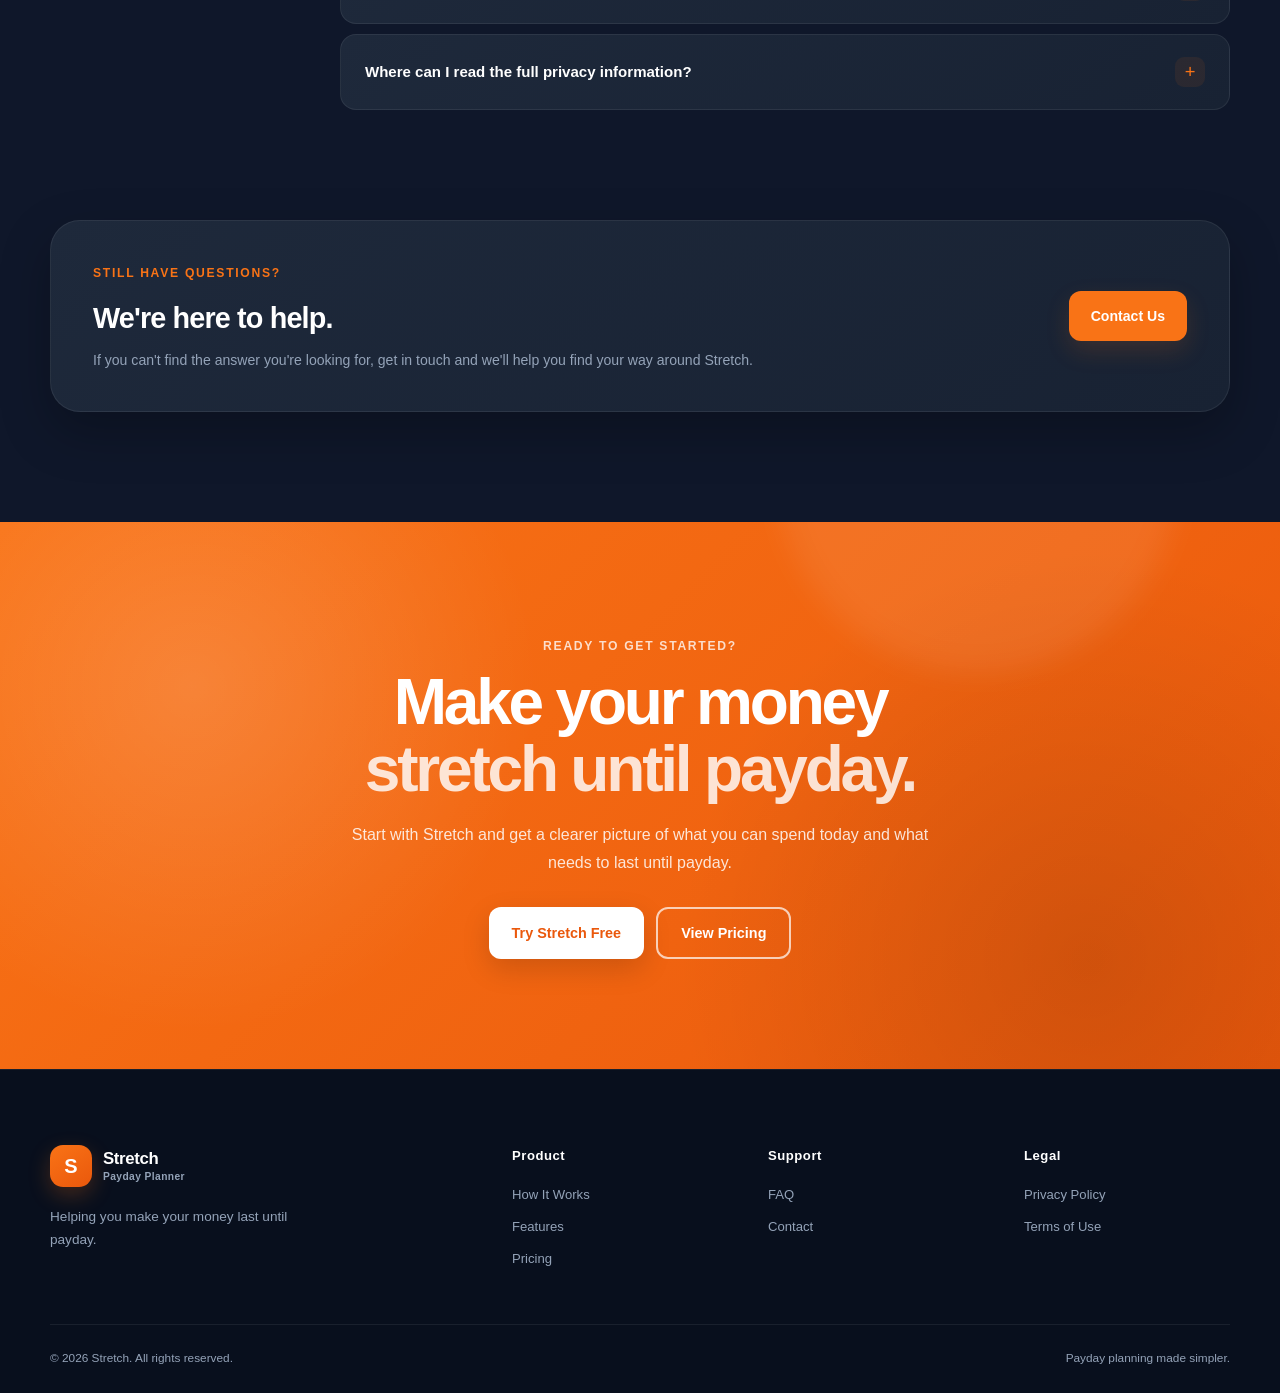
<file: faq.html>
<!DOCTYPE html>
<html lang="en">

<head>
    <meta charset="UTF-8">
    <meta name="viewport" content="width=device-width, initial-scale=1.0">

    <meta name="description"
        content="Frequently asked questions about Stretch, the payday planner that helps you make your money last until payday.">

    <title>FAQ | Stretch — Payday Planner</title>

    <link rel="stylesheet" href="css/faq.css">
</head>

<body>

    <!-- =========================================
         HEADER / NAVIGATION
    ========================================== -->

    <header class="site-header" id="siteHeader">

        <div class="container nav-container">

            <a href="index.html" class="brand" aria-label="Stretch home">

                <span class="brand-mark">
                    S
                </span>

                <span class="brand-text">
                    <strong>Stretch</strong>
                    <small>Payday Planner</small>
                </span>

            </a>


            <button class="mobile-menu-toggle" id="mobileMenuToggle" type="button" aria-label="Open navigation menu"
                aria-expanded="false" aria-controls="mainNav">

                <span></span>
                <span></span>
                <span></span>

            </button>

            <nav class="main-nav" id="mainNav">

                <a href="index.html">
                    Home
                </a>

                <a href="how-it-works.html">
                    How It Works
                </a>

                <a href="features.html">
                    Features
                </a>

                <a href="pricing.html">
                    Pricing
                </a>

                <a href="faq.html" class="active">
                    FAQ
                </a>

                <a href="about.html">
                    About
                </a>

                <a href="index.html#cta" class="nav-cta">
                    Try Stretch Free
                </a>

            </nav>

        </div>

    </header>


    <main>

        <!-- =========================================
             FAQ HERO
        ========================================== -->

        <section class="faq-hero">

            <div class="hero-glow hero-glow-one"></div>
            <div class="hero-glow hero-glow-two"></div>

            <div class="container">

                <div class="section-badge">
                    FREQUENTLY ASKED QUESTIONS
                </div>

                <h1>
                    Questions?
                    <span>We've got answers.</span>
                </h1>

                <p class="hero-description">
                    Everything you need to know about Stretch,
                    how it works, and how it can help you plan
                    your money until payday.
                </p>

            </div>

        </section>


        <!-- =========================================
             QUICK INTRO
        ========================================== -->

        <section class="faq-intro">

            <div class="container">

                <div class="intro-card">

                    <div class="intro-icon">
                        ?
                    </div>

                    <div>

                        <span class="section-label">
                            START HERE
                        </span>

                        <h2>
                            New to Stretch?
                        </h2>

                        <p>
                            Stretch is a payday planner that helps you
                            understand how much you can safely spend each
                            day based on the money you have, your expenses,
                            and when you get paid again.
                        </p>

                    </div>

                </div>

            </div>

        </section>


        <!-- =========================================
             FAQ CONTENT
        ========================================== -->

        <section class="faq-section">

            <div class="container">

                <div class="faq-layout">

                    <!-- =================================
                         CATEGORY NAV
                    ================================== -->

                    <aside class="faq-sidebar">

                        <span class="sidebar-label">
                            QUESTIONS
                        </span>

                        <a href="#general">
                            General
                        </a>

                        <a href="#how-it-works">
                            How Stretch Works
                        </a>

                        <a href="#money">
                            Your Money
                        </a>

                        <a href="#pricing">
                            Free & Premium
                        </a>

                        <a href="#privacy">
                            Privacy & Safety
                        </a>

                    </aside>


                    <!-- =================================
                         QUESTIONS
                    ================================== -->

                    <div class="faq-content">


                        <!-- GENERAL -->

                        <div class="faq-category" id="general">

                            <div class="category-heading">

                                <span class="section-label">
                                    GENERAL
                                </span>

                                <h2>
                                    About Stretch
                                </h2>

                            </div>


                            <div class="faq-list">

                                <div class="faq-item">

                                    <button class="faq-question" type="button" aria-expanded="false">

                                        <span>
                                            What is Stretch?
                                        </span>

                                        <span class="faq-icon">
                                            +
                                        </span>

                                    </button>

                                    <div class="faq-answer">

                                        <p>
                                            Stretch is a payday planner designed
                                            to help you make your money last until
                                            your next payday. You provide information
                                            about your available money, expenses and
                                            payday, and Stretch helps you understand
                                            how much you can safely spend each day.
                                        </p>

                                    </div>

                                </div>


                                <div class="faq-item">

                                    <button class="faq-question" type="button" aria-expanded="false">

                                        <span>
                                            Who is Stretch for?
                                        </span>

                                        <span class="faq-icon">
                                            +
                                        </span>

                                    </button>

                                    <div class="faq-answer">

                                        <p>
                                            Stretch is designed for anyone who wants
                                            a simpler way to plan their spending between
                                            paydays. It can be useful if you regularly
                                            find yourself wondering how much money you
                                            can spend today while still covering the
                                            days ahead.
                                        </p>

                                    </div>

                                </div>


                                <div class="faq-item">

                                    <button class="faq-question" type="button" aria-expanded="false">

                                        <span>
                                            Is Stretch a bank?
                                        </span>

                                        <span class="faq-icon">
                                            +
                                        </span>

                                    </button>

                                    <div class="faq-answer">

                                        <p>
                                            No. Stretch is a planning and budgeting
                                            tool. It does not replace your bank account
                                            and does not hold your money.
                                        </p>

                                    </div>

                                </div>


                                <div class="faq-item">

                                    <button class="faq-question" type="button" aria-expanded="false">

                                        <span>
                                            Does Stretch guarantee that I won't run out of money?
                                        </span>

                                        <span class="faq-icon">
                                            +
                                        </span>

                                    </button>

                                    <div class="faq-answer">

                                        <p>
                                            No. Stretch provides calculations and
                                            planning guidance based on the information
                                            you enter. Your actual spending decisions,
                                            unexpected expenses and changes to your
                                            financial situation can affect the outcome.
                                        </p>

                                    </div>

                                </div>

                            </div>

                        </div>


                        <!-- HOW IT WORKS -->

                        <div class="faq-category" id="how-it-works">

                            <div class="category-heading">

                                <span class="section-label">
                                    HOW IT WORKS
                                </span>

                                <h2>
                                    Using Stretch
                                </h2>

                            </div>


                            <div class="faq-list">

                                <div class="faq-item">

                                    <button class="faq-question" type="button" aria-expanded="false">

                                        <span>
                                            How does Stretch calculate my daily spending amount?
                                        </span>

                                        <span class="faq-icon">
                                            +
                                        </span>

                                    </button>

                                    <div class="faq-answer">

                                        <p>
                                            Stretch looks at the information you provide,
                                            such as the money available to you, planned
                                            expenses and the number of days until payday.
                                            It then uses those figures to give you a daily
                                            spending guide.
                                        </p>

                                    </div>

                                </div>


                                <div class="faq-item">

                                    <button class="faq-question" type="button" aria-expanded="false">

                                        <span>
                                            What happens if I add a new expense?
                                        </span>

                                        <span class="faq-icon">
                                            +
                                        </span>

                                    </button>

                                    <div class="faq-answer">

                                        <p>
                                            Adding or changing your planned expenses can
                                            affect the amount available for the remaining
                                            days. Stretch is designed to help you see how
                                            those changes affect your spending plan.
                                        </p>

                                    </div>

                                </div>


                                <div class="faq-item">

                                    <button class="faq-question" type="button" aria-expanded="false">

                                        <span>
                                            Can I change my payday?
                                        </span>

                                        <span class="faq-icon">
                                            +
                                        </span>

                                    </button>

                                    <div class="faq-answer">

                                        <p>
                                            Stretch is built around your next payday,
                                            so keeping your payday information up to date
                                            is important. The available options may depend
                                            on the version of Stretch you are using.
                                        </p>

                                    </div>

                                </div>


                                <div class="faq-item">

                                    <button class="faq-question" type="button" aria-expanded="false">

                                        <span>
                                            What does "safe to spend today" mean?
                                        </span>

                                        <span class="faq-icon">
                                            +
                                        </span>

                                    </button>

                                    <div class="faq-answer">

                                        <p>
                                            It is Stretch's estimate of the amount you
                                            can spend today while still accounting for
                                            the information you have entered for the
                                            days leading up to payday. It is a planning
                                            guide, not a guarantee.
                                        </p>

                                    </div>

                                </div>

                            </div>

                        </div>


                        <!-- MONEY -->

                        <div class="faq-category" id="money">

                            <div class="category-heading">

                                <span class="section-label">
                                    YOUR MONEY
                                </span>

                                <h2>
                                    Money & Expenses
                                </h2>

                            </div>


                            <div class="faq-list">

                                <div class="faq-item">

                                    <button class="faq-question" type="button" aria-expanded="false">

                                        <span>
                                            Does Stretch connect to my bank account?
                                        </span>

                                        <span class="faq-icon">
                                            +
                                        </span>

                                    </button>

                                    <div class="faq-answer">

                                        <p>
                                            Stretch is designed around the information
                                            you provide rather than requiring access to
                                            your bank account. You enter the relevant
                                            amounts so Stretch can use them for your
                                            planning calculations.
                                        </p>

                                    </div>

                                </div>


                                <div class="faq-item">

                                    <button class="faq-question" type="button" aria-expanded="false">

                                        <span>
                                            Do I need to enter every expense?
                                        </span>

                                        <span class="faq-icon">
                                            +
                                        </span>

                                    </button>

                                    <div class="faq-answer">

                                        <p>
                                            You should enter the expenses that you want
                                            Stretch to account for in your plan. The more
                                            accurate the information you provide, the more
                                            useful your spending guidance can be.
                                        </p>

                                    </div>

                                </div>


                                <div class="faq-item">

                                    <button class="faq-question" type="button" aria-expanded="false">

                                        <span>
                                            What if my actual spending is different from my plan?
                                        </span>

                                        <span class="faq-icon">
                                            +
                                        </span>

                                    </button>

                                    <div class="faq-answer">

                                        <p>
                                            Your plan is based on the information available
                                            at the time. If your spending changes, updating
                                            your information can help you get a more relevant
                                            picture of the days remaining until payday.
                                        </p>

                                    </div>

                                </div>

                            </div>

                        </div>


                        <!-- PRICING -->

                        <div class="faq-category" id="pricing">

                            <div class="category-heading">

                                <span class="section-label">
                                    PRICING
                                </span>

                                <h2>
                                    Free & Premium
                                </h2>

                            </div>


                            <div class="faq-list">

                                <div class="faq-item">

                                    <button class="faq-question" type="button" aria-expanded="false">

                                        <span>
                                            Is Stretch free?
                                        </span>

                                        <span class="faq-icon">
                                            +
                                        </span>

                                    </button>

                                    <div class="faq-answer">

                                        <p>
                                            Yes. Stretch has a Free plan that provides
                                            the core payday planning experience. You can
                                            start without paying a monthly subscription.
                                        </p>

                                    </div>

                                </div>


                                <div class="faq-item">

                                    <button class="faq-question" type="button" aria-expanded="false">

                                        <span>
                                            How much does Premium cost?
                                        </span>

                                        <span class="faq-icon">
                                            +
                                        </span>

                                    </button>

                                    <div class="faq-answer">

                                        <p>
                                            Premium is currently planned at
                                            <strong>R19.99 per month</strong>.
                                            Premium is intended for users who want
                                            additional spending controls and planning
                                            options beyond the core experience.
                                        </p>

                                    </div>

                                </div>


                                <div class="faq-item">

                                    <button class="faq-question" type="button" aria-expanded="false">

                                        <span>
                                            Do I need Premium to use Stretch?
                                        </span>

                                        <span class="faq-icon">
                                            +
                                        </span>

                                    </button>

                                    <div class="faq-answer">

                                        <p>
                                            No. The Free plan is designed to provide
                                            the core Stretch experience. Premium is
                                            optional for users who want additional
                                            functionality.
                                        </p>

                                    </div>

                                </div>


                                <div class="faq-item">

                                    <button class="faq-question" type="button" aria-expanded="false">

                                        <span>
                                            Can I upgrade later?
                                        </span>

                                        <span class="faq-icon">
                                            +
                                        </span>

                                    </button>

                                    <div class="faq-answer">

                                        <p>
                                            Yes. You can start with the Free experience
                                            and decide later whether Premium is useful
                                            for your needs.
                                        </p>

                                    </div>

                                </div>

                            </div>

                        </div>


                        <!-- PRIVACY -->

                        <div class="faq-category" id="privacy">

                            <div class="category-heading">

                                <span class="section-label">
                                    PRIVACY & SAFETY
                                </span>

                                <h2>
                                    Your information
                                </h2>

                            </div>


                            <div class="faq-list">

                                <div class="faq-item">

                                    <button class="faq-question" type="button" aria-expanded="false">

                                        <span>
                                            Does Stretch store my financial information?
                                        </span>

                                        <span class="faq-icon">
                                            +
                                        </span>

                                    </button>

                                    <div class="faq-answer">

                                        <p>
                                            Stretch may process and store information
                                            needed to provide its planning features.
                                            The exact information collected and how it
                                            is handled will be explained in the Stretch
                                            Privacy Policy.
                                        </p>

                                    </div>

                                </div>


                                <div class="faq-item">

                                    <button class="faq-question" type="button" aria-expanded="false">

                                        <span>
                                            Does Stretch have access to my bank account?
                                        </span>

                                        <span class="faq-icon">
                                            +
                                        </span>

                                    </button>

                                    <div class="faq-answer">

                                        <p>
                                            Stretch does not require direct access to
                                            your bank account for its core planning
                                            calculations. You provide the information
                                            Stretch needs to build your spending plan.
                                        </p>

                                    </div>

                                </div>


                                <div class="faq-item">

                                    <button class="faq-question" type="button" aria-expanded="false">

                                        <span>
                                            Where can I read the full privacy information?
                                        </span>

                                        <span class="faq-icon">
                                            +
                                        </span>

                                    </button>

                                    <div class="faq-answer">

                                        <p>
                                            You will be able to find the full details
                                            about how Stretch handles information in
                                            the Privacy Policy.
                                        </p>

                                    </div>

                                </div>

                            </div>

                        </div>

                    </div>

                </div>

            </div>

        </section>


        <!-- =========================================
             STILL HAVE QUESTIONS
        ========================================== -->

        <section class="questions-cta">

            <div class="container">

                <div class="questions-card">

                    <div class="questions-content">

                        <span class="section-label">
                            STILL HAVE QUESTIONS?
                        </span>

                        <h2>
                            We're here to help.
                        </h2>

                        <p>
                            If you can't find the answer you're looking for,
                            get in touch and we'll help you find your way around Stretch.
                        </p>

                    </div>

                    <a href="contact.html" class="questions-button">
                        Contact Us
                    </a>

                </div>

            </div>

        </section>


        <!-- =========================================
             FINAL CTA
        ========================================== -->

        <section class="final-cta" id="cta">

            <div class="cta-glow"></div>

            <div class="container">

                <div class="cta-content">

                    <span class="section-label">
                        READY TO GET STARTED?
                    </span>

                    <h2>
                        Make your money
                        <span>stretch until payday.</span>
                    </h2>

                    <p>
                        Start with Stretch and get a clearer picture
                        of what you can spend today and what needs to
                        last until payday.
                    </p>

                    <div class="cta-actions">

                        <a href="#" class="cta-button cta-button-light">
                            Try Stretch Free
                        </a>

                        <a href="pricing.html" class="cta-button cta-button-outline">
                            View Pricing
                        </a>

                    </div>

                </div>

            </div>

        </section>

    </main>


    <!-- =========================================
         FOOTER
    ========================================== -->

    <footer class="site-footer">

        <div class="container">

            <div class="footer-grid">

                <div class="footer-brand">

                    <a href="index.html" class="brand">

                        <span class="brand-mark">
                            S
                        </span>

                        <span class="brand-text">
                            <strong>Stretch</strong>
                            <small>Payday Planner</small>
                        </span>

                    </a>

                    <p>
                        Helping you make your money last until payday.
                    </p>

                </div>


                <div class="footer-column">

                    <h3>
                        Product
                    </h3>

                    <a href="how-it-works.html">
                        How It Works
                    </a>

                    <a href="features.html">
                        Features
                    </a>

                    <a href="pricing.html">
                        Pricing
                    </a>

                </div>


                <div class="footer-column">

                    <h3>
                        Support
                    </h3>

                    <a href="faq.html">
                        FAQ
                    </a>

                    <a href="contact.html">
                        Contact
                    </a>

                </div>


                <div class="footer-column">

                    <h3>
                        Legal
                    </h3>

                    <a href="privacy.html">
                        Privacy Policy
                    </a>

                    <a href="terms.html">
                        Terms of Use
                    </a>

                </div>

            </div>


            <div class="footer-bottom">

                <p>
                    © 2026 Stretch. All rights reserved.
                </p>

                <p>
                    Payday planning made simpler.
                </p>

            </div>

        </div>

    </footer>


    <script src="js/main.js"></script>

</body>

</html>
</file>
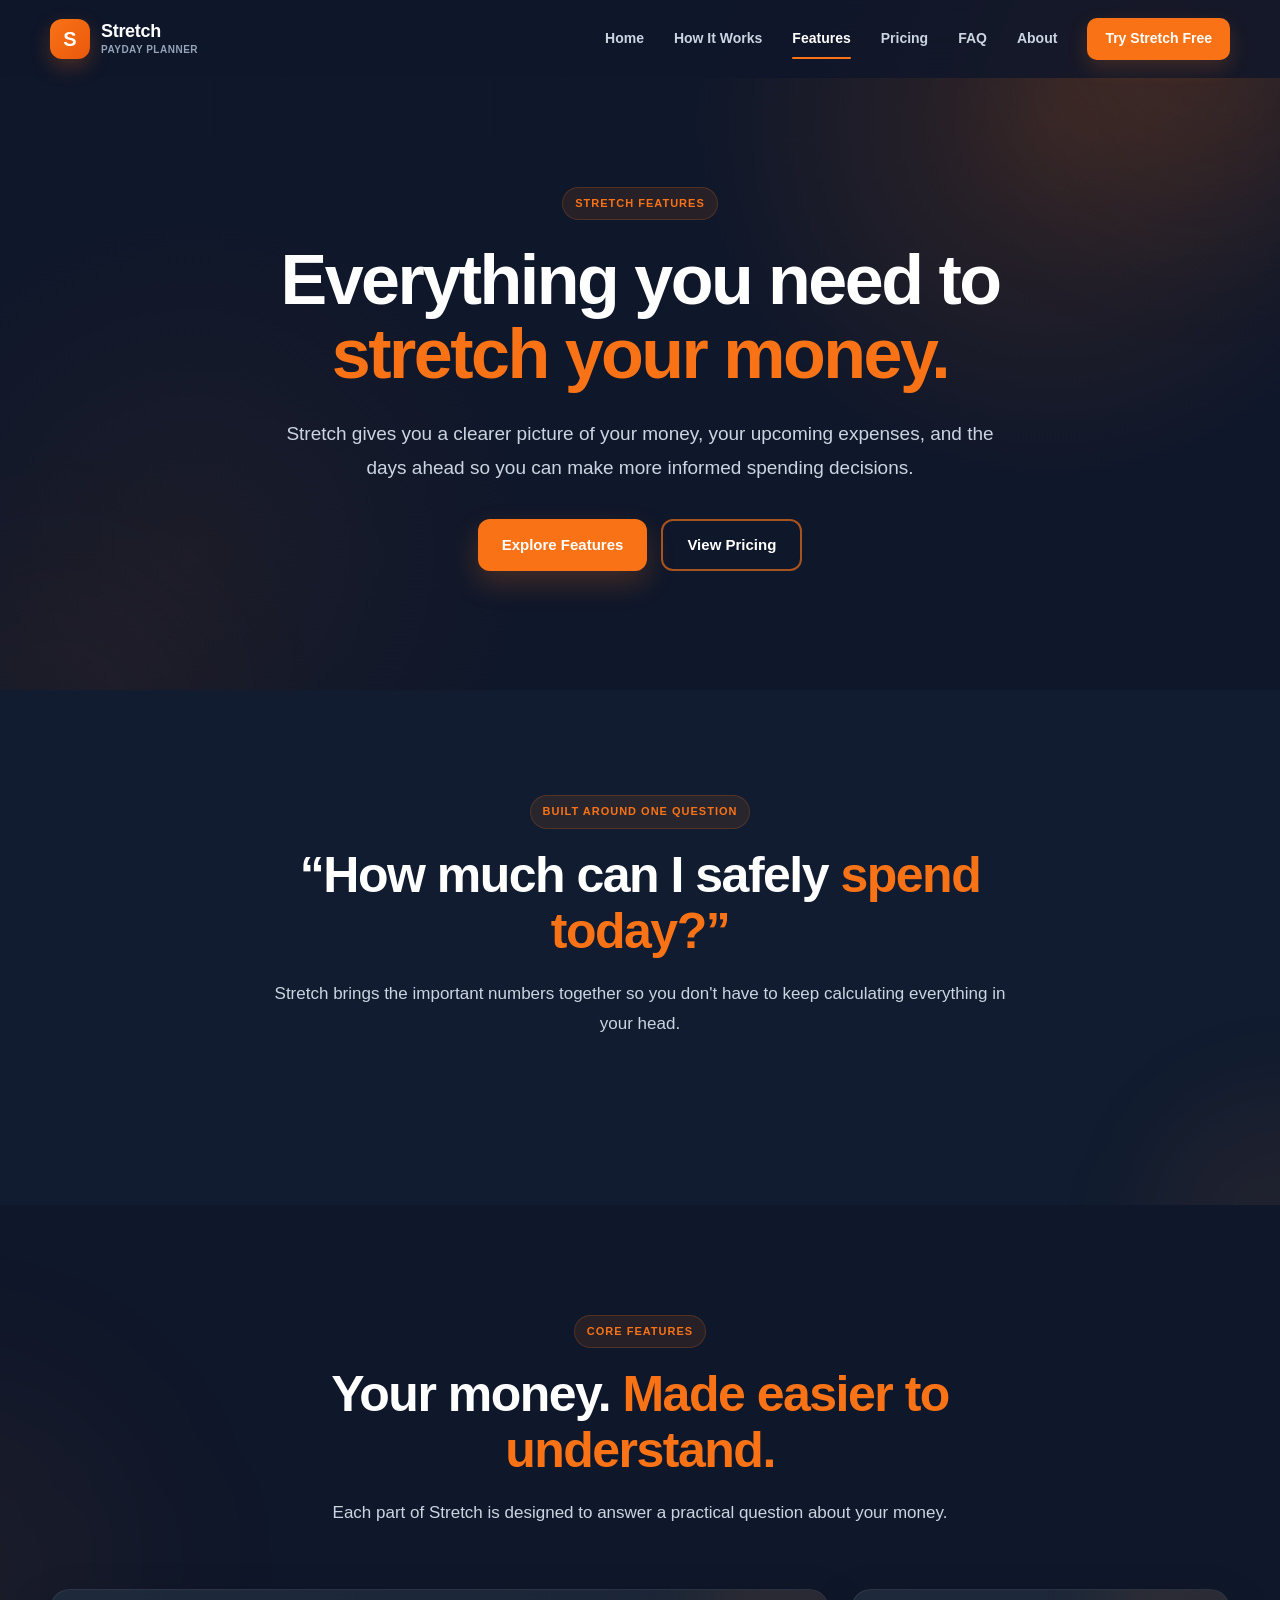
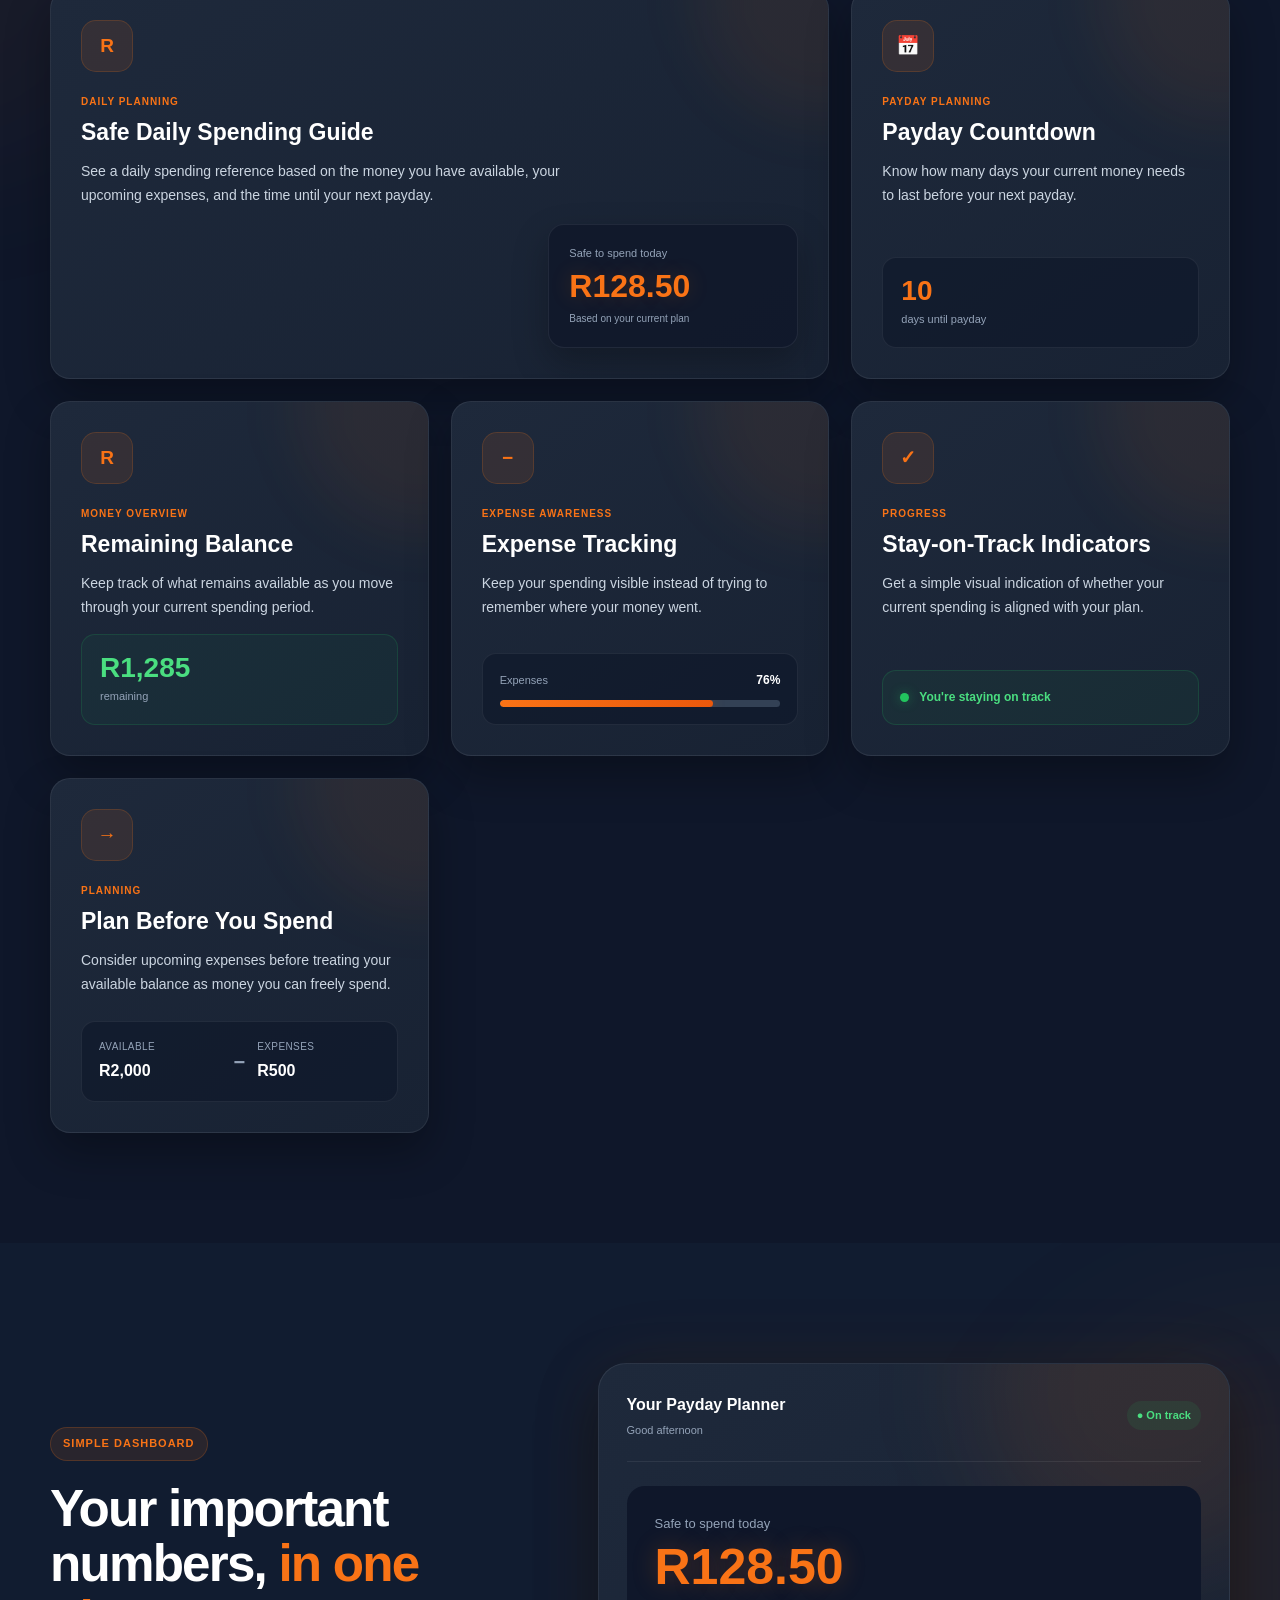
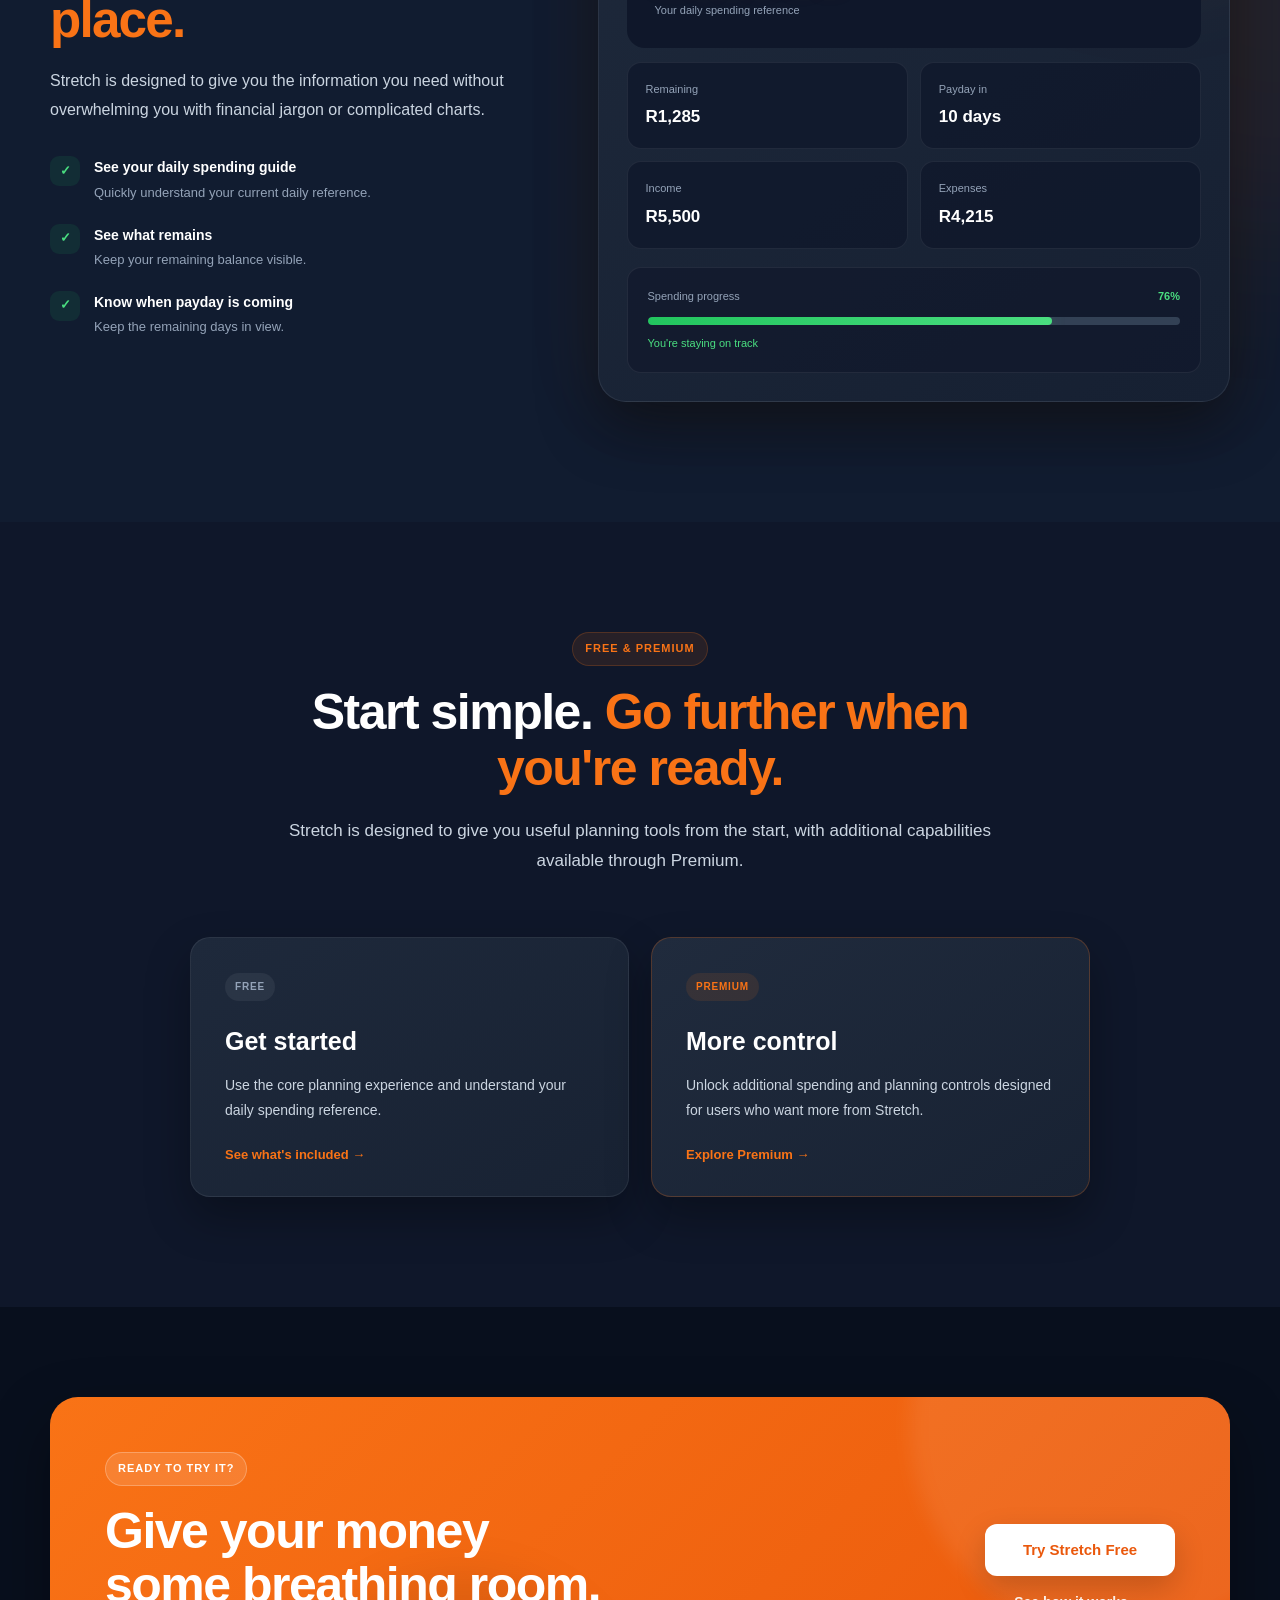
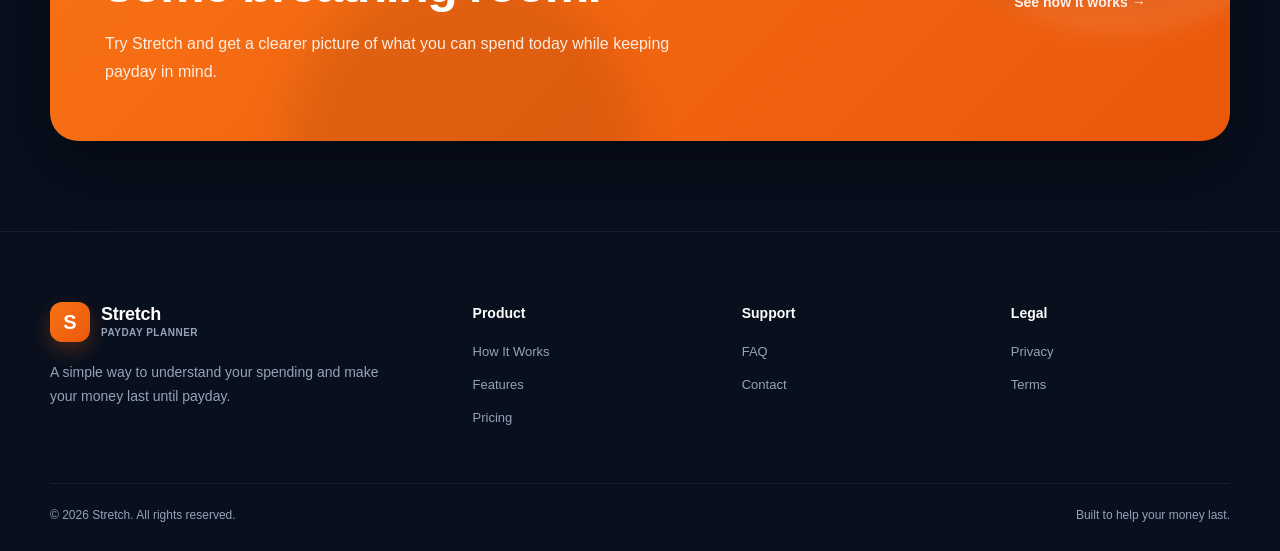
<file: features.html>
<!DOCTYPE html>
<html lang="en">

<head>
    <meta charset="UTF-8">

    <meta name="viewport" content="width=device-width, initial-scale=1.0">

    <meta name="description"
        content="Explore Stretch features designed to help you understand your spending, plan ahead, and make your money last until payday.">

    <title>Features | Stretch — Payday Planner</title>

    <link rel="stylesheet" href="css/features.css">
</head>

<body>

    <!-- =========================================
         HEADER
    ========================================== -->

    <header class="site-header" id="siteHeader">

        <div class="container nav-container">

            <a href="index.html" class="brand">

                <span class="brand-mark">
                    S
                </span>

                <span class="brand-text">
                    <strong>Stretch</strong>
                    <small>Payday Planner</small>
                </span>

            </a>


            <button class="mobile-menu-toggle" id="mobileMenuToggle" aria-label="Open navigation menu"
                aria-expanded="false" aria-controls="mainNav">
                <span></span>
                <span></span>
                <span></span>
            </button>


            <nav class="main-nav" id="mainNav">

                <a href="index.html">
                    Home
                </a>

                <a href="how-it-works.html">
                    How It Works
                </a>

                <a href="features.html" class="active">
                    Features
                </a>

                <a href="pricing.html">
                    Pricing
                </a>

                <a href="faq.html">
                    FAQ
                </a>

                <a href="about.html">
                    About
                </a>

                <a href="#" class="nav-cta">
                    Try Stretch Free
                </a>

            </nav>

        </div>

    </header>


    <main>

        <!-- =========================================
             HERO
        ========================================== -->

        <section class="page-hero">

            <div class="hero-glow hero-glow-one"></div>
            <div class="hero-glow hero-glow-two"></div>

            <div class="container">

                <div class="page-hero-content">

                    <span class="section-badge">
                        STRETCH FEATURES
                    </span>

                    <h1>
                        Everything you need to
                        <span>stretch your money.</span>
                    </h1>

                    <p>
                        Stretch gives you a clearer picture of your money,
                        your upcoming expenses, and the days ahead so you
                        can make more informed spending decisions.
                    </p>

                    <div class="hero-actions">

                        <a href="#features" class="btn btn-primary">
                            Explore Features
                        </a>

                        <a href="pricing.html" class="btn btn-secondary">
                            View Pricing
                        </a>

                    </div>

                </div>

            </div>

        </section>


        <!-- =========================================
             FEATURE INTRO
        ========================================== -->

        <section class="intro-section">

            <div class="container">

                <div class="section-heading centered">

                    <span class="section-badge">
                        BUILT AROUND ONE QUESTION
                    </span>

                    <h2>
                        “How much can I safely
                        <span>spend today?”</span>
                    </h2>

                    <p>
                        Stretch brings the important numbers together so
                        you don't have to keep calculating everything in
                        your head.
                    </p>

                </div>

            </div>

        </section>


        <!-- =========================================
             MAIN FEATURES
        ========================================== -->

        <section class="features-section" id="features">

            <div class="container">

                <div class="section-heading centered">

                    <span class="section-badge">
                        CORE FEATURES
                    </span>

                    <h2>
                        Your money.
                        <span>Made easier to understand.</span>
                    </h2>

                    <p>
                        Each part of Stretch is designed to answer a
                        practical question about your money.
                    </p>

                </div>


                <div class="features-grid">

                    <!-- FEATURE 1 -->

                    <article class="feature-card feature-card-large">

                        <div class="feature-icon">
                            R
                        </div>

                        <span class="feature-label">
                            DAILY PLANNING
                        </span>

                        <h3>
                            Safe Daily Spending Guide
                        </h3>

                        <p>
                            See a daily spending reference based on the
                            money you have available, your upcoming
                            expenses, and the time until your next payday.
                        </p>

                        <div class="feature-preview">

                            <span>
                                Safe to spend today
                            </span>

                            <strong>
                                R128.50
                            </strong>

                            <small>
                                Based on your current plan
                            </small>

                        </div>

                    </article>


                    <!-- FEATURE 2 -->

                    <article class="feature-card">

                        <div class="feature-icon">
                            📅
                        </div>

                        <span class="feature-label">
                            PAYDAY PLANNING
                        </span>

                        <h3>
                            Payday Countdown
                        </h3>

                        <p>
                            Know how many days your current money needs
                            to last before your next payday.
                        </p>

                        <div class="mini-value">
                            <strong>
                                10
                            </strong>

                            <span>
                                days until payday
                            </span>
                        </div>

                    </article>


                    <!-- FEATURE 3 -->

                    <article class="feature-card">

                        <div class="feature-icon">
                            R
                        </div>

                        <span class="feature-label">
                            MONEY OVERVIEW
                        </span>

                        <h3>
                            Remaining Balance
                        </h3>

                        <p>
                            Keep track of what remains available as you
                            move through your current spending period.
                        </p>

                        <div class="mini-value success-value">
                            <strong>
                                R1,285
                            </strong>

                            <span>
                                remaining
                            </span>
                        </div>

                    </article>


                    <!-- FEATURE 4 -->

                    <article class="feature-card">

                        <div class="feature-icon">
                            −
                        </div>

                        <span class="feature-label">
                            EXPENSE AWARENESS
                        </span>

                        <h3>
                            Expense Tracking
                        </h3>

                        <p>
                            Keep your spending visible instead of trying
                            to remember where your money went.
                        </p>

                        <div class="mini-progress-card">

                            <div class="progress-row">
                                <span>Expenses</span>
                                <strong>76%</strong>
                            </div>

                            <div class="progress-track">
                                <div class="progress-fill"></div>
                            </div>

                        </div>

                    </article>


                    <!-- FEATURE 5 -->

                    <article class="feature-card">

                        <div class="feature-icon">
                            ✓
                        </div>

                        <span class="feature-label">
                            PROGRESS
                        </span>

                        <h3>
                            Stay-on-Track Indicators
                        </h3>

                        <p>
                            Get a simple visual indication of whether your
                            current spending is aligned with your plan.
                        </p>

                        <div class="status-preview">
                            <span class="status-dot"></span>

                            <strong>
                                You're staying on track
                            </strong>
                        </div>

                    </article>


                    <!-- FEATURE 6 -->

                    <article class="feature-card">

                        <div class="feature-icon">
                            →
                        </div>

                        <span class="feature-label">
                            PLANNING
                        </span>

                        <h3>
                            Plan Before You Spend
                        </h3>

                        <p>
                            Consider upcoming expenses before treating
                            your available balance as money you can freely
                            spend.
                        </p>

                        <div class="planning-preview">

                            <div>
                                <span>Available</span>
                                <strong>R2,000</strong>
                            </div>

                            <div class="minus">
                                −
                            </div>

                            <div>
                                <span>Expenses</span>
                                <strong>R500</strong>
                            </div>

                        </div>

                    </article>

                </div>

            </div>

        </section>


        <!-- =========================================
             DASHBOARD EXPERIENCE
        ========================================== -->

        <section class="dashboard-section">

            <div class="container">

                <div class="dashboard-layout">

                    <div class="dashboard-content">

                        <span class="section-badge">
                            SIMPLE DASHBOARD
                        </span>

                        <h2>
                            Your important numbers,
                            <span>in one place.</span>
                        </h2>

                        <p>
                            Stretch is designed to give you the information
                            you need without overwhelming you with financial
                            jargon or complicated charts.
                        </p>

                        <ul class="dashboard-list">

                            <li>
                                <span class="check-icon">✓</span>

                                <div>
                                    <strong>
                                        See your daily spending guide
                                    </strong>

                                    <p>
                                        Quickly understand your current
                                        daily reference.
                                    </p>
                                </div>
                            </li>


                            <li>
                                <span class="check-icon">✓</span>

                                <div>
                                    <strong>
                                        See what remains
                                    </strong>

                                    <p>
                                        Keep your remaining balance visible.
                                    </p>
                                </div>
                            </li>


                            <li>
                                <span class="check-icon">✓</span>

                                <div>
                                    <strong>
                                        Know when payday is coming
                                    </strong>

                                    <p>
                                        Keep the remaining days in view.
                                    </p>
                                </div>
                            </li>

                        </ul>

                    </div>


                    <div class="dashboard-preview">

                        <div class="dashboard-top">

                            <div>
                                <span class="dashboard-title">
                                    Your Payday Planner
                                </span>

                                <span class="dashboard-subtitle">
                                    Good afternoon
                                </span>
                            </div>

                            <span class="dashboard-status">
                                ● On track
                            </span>

                        </div>


                        <div class="safe-spend-card">

                            <span>
                                Safe to spend today
                            </span>

                            <strong>
                                R128.50
                            </strong>

                            <small>
                                Your daily spending reference
                            </small>

                        </div>


                        <div class="dashboard-stats">

                            <div class="dashboard-stat">
                                <span>
                                    Remaining
                                </span>

                                <strong>
                                    R1,285
                                </strong>
                            </div>


                            <div class="dashboard-stat">
                                <span>
                                    Payday in
                                </span>

                                <strong>
                                    10 days
                                </strong>
                            </div>


                            <div class="dashboard-stat">
                                <span>
                                    Income
                                </span>

                                <strong>
                                    R5,500
                                </strong>
                            </div>


                            <div class="dashboard-stat">
                                <span>
                                    Expenses
                                </span>

                                <strong>
                                    R4,215
                                </strong>
                            </div>

                        </div>


                        <div class="dashboard-progress">

                            <div class="progress-heading">

                                <span>
                                    Spending progress
                                </span>

                                <strong>
                                    76%
                                </strong>

                            </div>

                            <div class="progress-track">
                                <div class="progress-fill"></div>
                            </div>

                            <p>
                                You're staying on track
                            </p>

                        </div>

                    </div>

                </div>

            </div>

        </section>


        <!-- =========================================
             FREE / PREMIUM TEASER
        ========================================== -->

        <section class="plans-section">

            <div class="container">

                <div class="section-heading centered">

                    <span class="section-badge">
                        FREE & PREMIUM
                    </span>

                    <h2>
                        Start simple.
                        <span>Go further when you're ready.</span>
                    </h2>

                    <p>
                        Stretch is designed to give you useful planning
                        tools from the start, with additional capabilities
                        available through Premium.
                    </p>

                </div>


                <div class="plan-preview-grid">

                    <article class="plan-preview">

                        <span class="plan-label">
                            FREE
                        </span>

                        <h3>
                            Get started
                        </h3>

                        <p>
                            Use the core planning experience and understand
                            your daily spending reference.
                        </p>

                        <a href="pricing.html">
                            See what's included →
                        </a>

                    </article>


                    <article class="plan-preview premium">

                        <span class="plan-label">
                            PREMIUM
                        </span>

                        <h3>
                            More control
                        </h3>

                        <p>
                            Unlock additional spending and planning controls
                            designed for users who want more from Stretch.
                        </p>

                        <a href="pricing.html">
                            Explore Premium →
                        </a>

                    </article>

                </div>

            </div>

        </section>


        <!-- =========================================
             CTA
        ========================================== -->

        <section class="final-cta-section">

            <div class="container">

                <div class="final-cta">

                    <div class="cta-content">

                        <span class="section-badge">
                            READY TO TRY IT?
                        </span>

                        <h2>
                            Give your money
                            <span>some breathing room.</span>
                        </h2>

                        <p>
                            Try Stretch and get a clearer picture of what
                            you can spend today while keeping payday in mind.
                        </p>

                    </div>


                    <div class="cta-actions">

                        <a href="#" class="btn cta-button">
                            Try Stretch Free
                        </a>

                        <a href="how-it-works.html" class="cta-link">
                            See how it works →
                        </a>

                    </div>

                </div>

            </div>

        </section>

    </main>


    <!-- =========================================
         FOOTER
    ========================================== -->

    <footer class="site-footer">

        <div class="container">

            <div class="footer-grid">

                <div class="footer-brand">

                    <a href="index.html" class="brand">

                        <span class="brand-mark">
                            S
                        </span>

                        <span class="brand-text">
                            <strong>Stretch</strong>
                            <small>Payday Planner</small>
                        </span>

                    </a>

                    <p>
                        A simple way to understand your spending and make
                        your money last until payday.
                    </p>

                </div>


                <div class="footer-column">

                    <h3>
                        Product
                    </h3>

                    <a href="how-it-works.html">
                        How It Works
                    </a>

                    <a href="features.html">
                        Features
                    </a>

                    <a href="pricing.html">
                        Pricing
                    </a>

                </div>


                <div class="footer-column">

                    <h3>
                        Support
                    </h3>

                    <a href="faq.html">
                        FAQ
                    </a>

                    <a href="contact.html">
                        Contact
                    </a>

                </div>


                <div class="footer-column">

                    <h3>
                        Legal
                    </h3>

                    <a href="privacy.html">
                        Privacy
                    </a>

                    <a href="terms.html">
                        Terms
                    </a>

                </div>

            </div>


            <div class="footer-bottom">

                <p>
                    © 2026 Stretch. All rights reserved.
                </p>

                <p>
                    Built to help your money last.
                </p>

            </div>

        </div>

    </footer>


    <script src="js/main.js"></script>

</body>

</html>
</file>
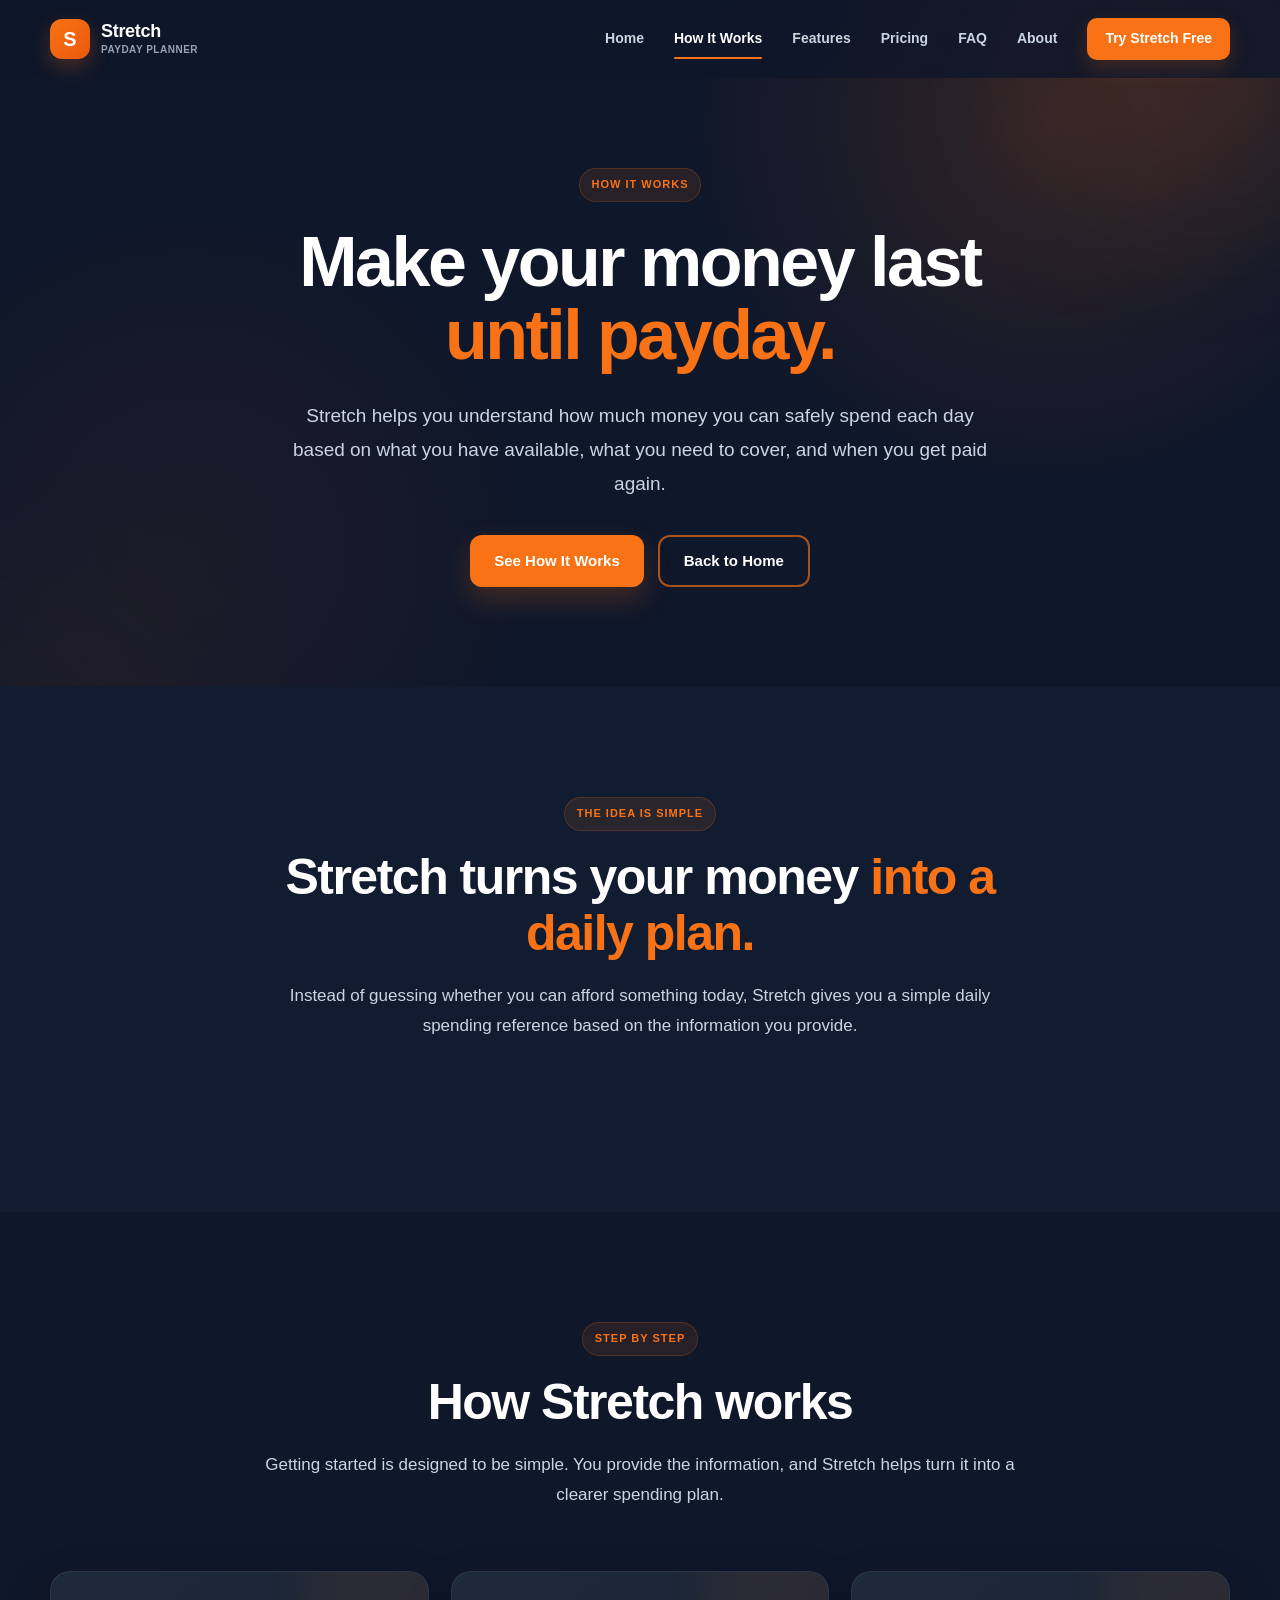
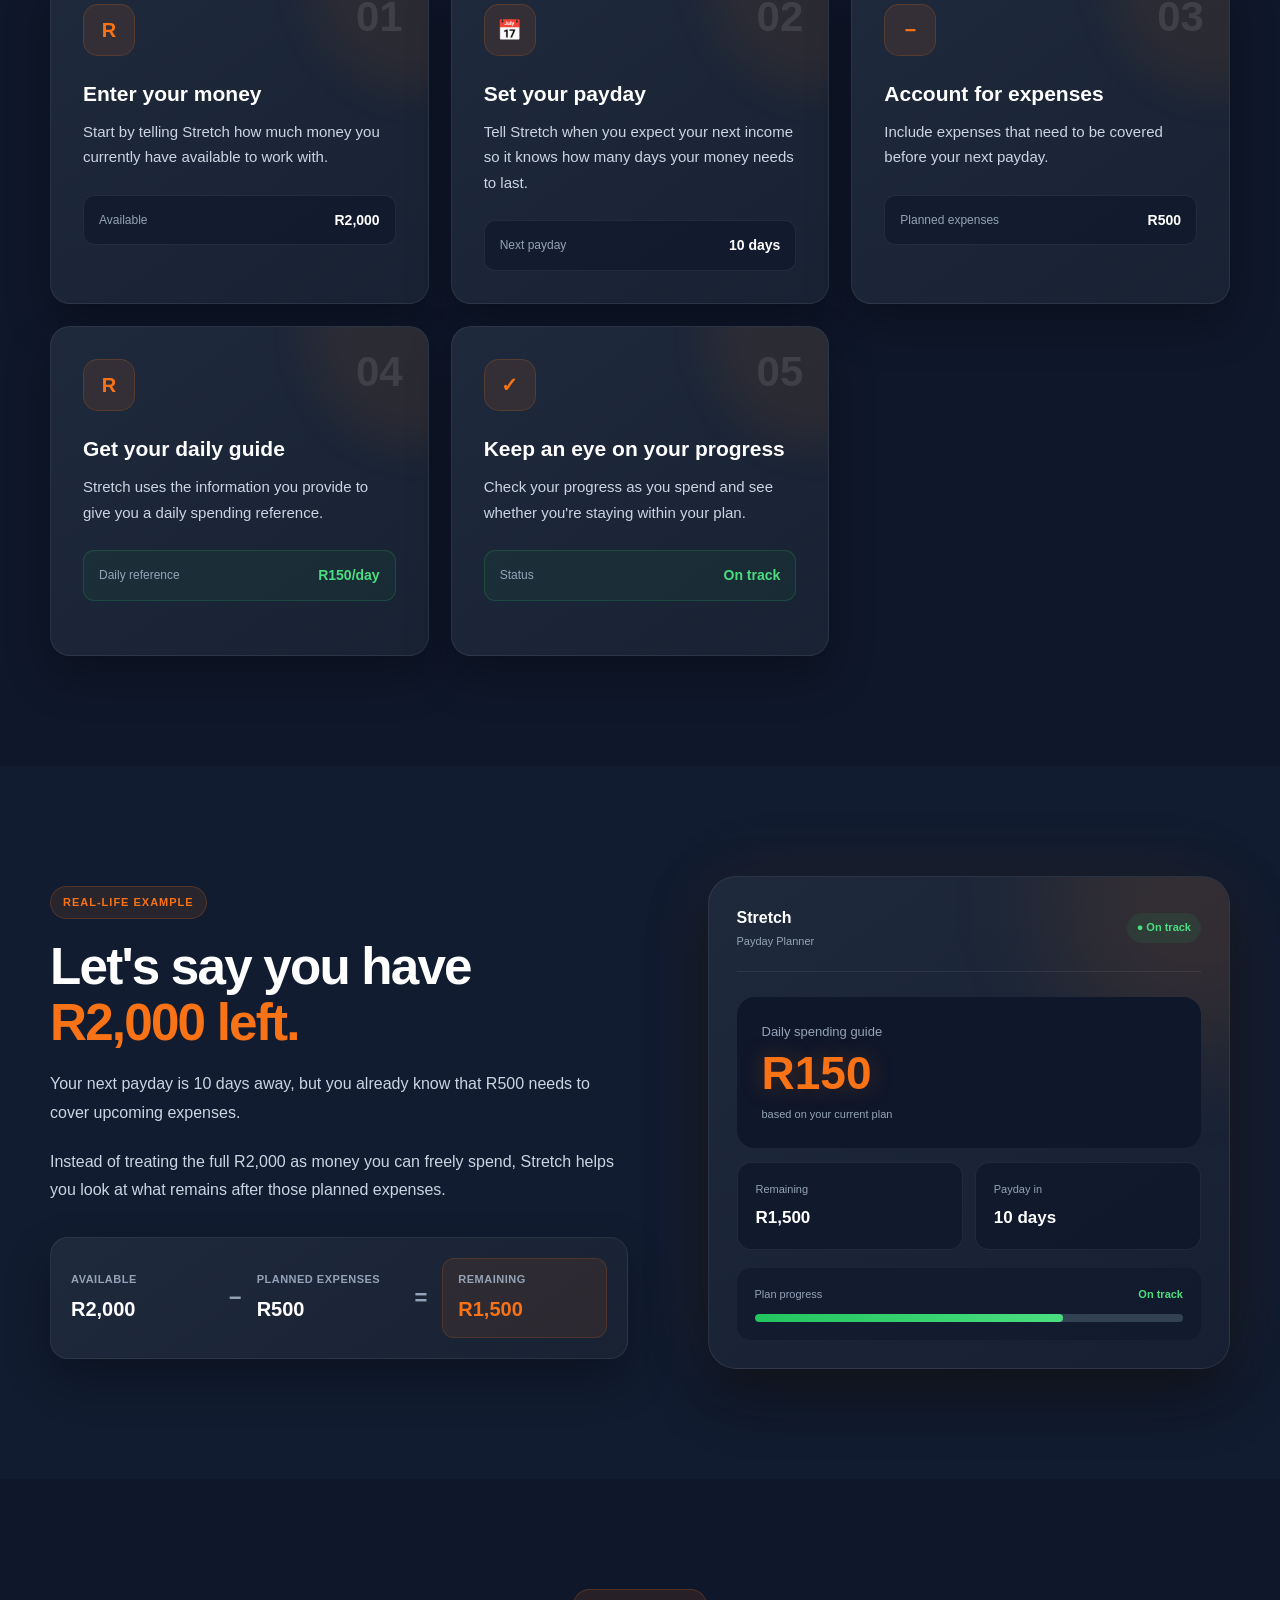
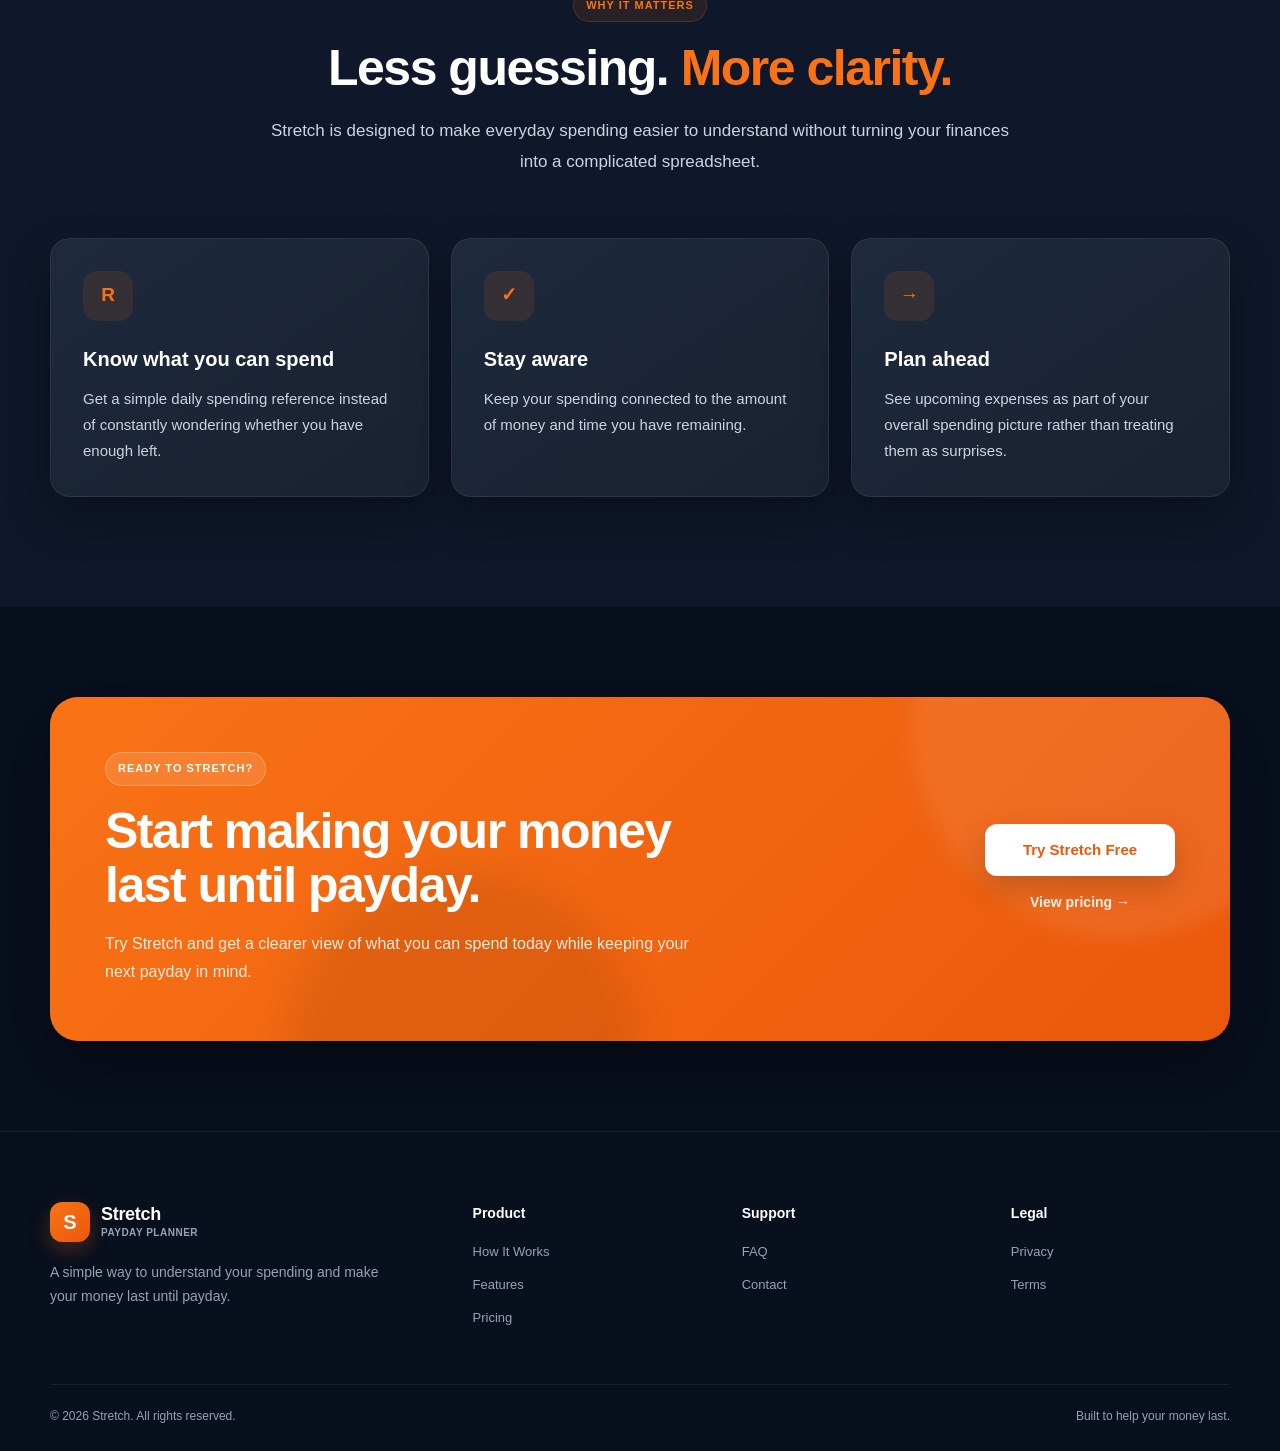
<file: how-it-works.html>
<!DOCTYPE html>
<html lang="en">

<head>
    <meta charset="UTF-8">
    <meta name="viewport" content="width=device-width, initial-scale=1.0">

    <meta name="description"
        content="Learn how Stretch helps you plan your spending and make your money last until payday.">

    <title>How It Works | Stretch — Payday Planner</title>

    <link rel="stylesheet" href="css/how-it-works.css">
</head>

<body>

    <!-- =========================================
         HEADER
    ========================================== -->
    <header class="site-header" id="siteHeader">
        <div class="container nav-container">

            <a href="index.html" class="brand">
                <span class="brand-mark">S</span>

                <span class="brand-text">
                    <strong>Stretch</strong>
                    <small>Payday Planner</small>
                </span>
            </a>

            <button class="mobile-menu-toggle" id="mobileMenuToggle" aria-label="Open navigation menu"
                aria-expanded="false" aria-controls="mainNav">
                <span></span>
                <span></span>
                <span></span>
            </button>

            <nav class="main-nav" id="mainNav">

                <a href="index.html">
                    Home
                </a>

                <a href="how-it-works.html" class="active">
                    How It Works
                </a>

                <a href="features.html">
                    Features
                </a>

                <a href="pricing.html">
                    Pricing
                </a>

                <a href="faq.html">
                    FAQ
                </a>

                <a href="about.html">
                    About
                </a>

                <a href="#" class="nav-cta">
                    Try Stretch Free
                </a>

            </nav>

        </div>
    </header>


    <main>

        <!-- =========================================
             PAGE HERO
        ========================================== -->
        <section class="page-hero">

            <div class="page-hero-glow page-hero-glow-one"></div>
            <div class="page-hero-glow page-hero-glow-two"></div>

            <div class="container">

                <div class="page-hero-content">

                    <span class="section-badge">
                        HOW IT WORKS
                    </span>

                    <h1>
                        Make your money last
                        <span>until payday.</span>
                    </h1>

                    <p>
                        Stretch helps you understand how much money you can
                        safely spend each day based on what you have available,
                        what you need to cover, and when you get paid again.
                    </p>

                    <div class="page-hero-actions">

                        <a href="#steps" class="btn btn-primary">
                            See How It Works
                        </a>

                        <a href="index.html" class="btn btn-secondary">
                            Back to Home
                        </a>

                    </div>

                </div>

            </div>

        </section>


        <!-- =========================================
             SIMPLE INTRO
        ========================================== -->
        <section class="content-section intro-section">

            <div class="container">

                <div class="section-heading centered">

                    <span class="section-badge">
                        THE IDEA IS SIMPLE
                    </span>

                    <h2>
                        Stretch turns your money
                        <span>into a daily plan.</span>
                    </h2>

                    <p>
                        Instead of guessing whether you can afford something
                        today, Stretch gives you a simple daily spending
                        reference based on the information you provide.
                    </p>

                </div>

            </div>

        </section>


        <!-- =========================================
             HOW IT WORKS STEPS
        ========================================== -->
        <section class="content-section steps-section" id="steps">

            <div class="container">

                <div class="section-heading centered">

                    <span class="section-badge">
                        STEP BY STEP
                    </span>

                    <h2>
                        How Stretch works
                    </h2>

                    <p>
                        Getting started is designed to be simple. You provide
                        the information, and Stretch helps turn it into a
                        clearer spending plan.
                    </p>

                </div>


                <div class="steps-grid">

                    <!-- STEP 1 -->
                    <article class="step-card">

                        <div class="step-number">
                            01
                        </div>

                        <div class="step-icon">
                            R
                        </div>

                        <h3>
                            Enter your money
                        </h3>

                        <p>
                            Start by telling Stretch how much money you
                            currently have available to work with.
                        </p>

                        <div class="step-example">
                            <span>Available</span>
                            <strong>R2,000</strong>
                        </div>

                    </article>


                    <!-- STEP 2 -->
                    <article class="step-card">

                        <div class="step-number">
                            02
                        </div>

                        <div class="step-icon">
                            📅
                        </div>

                        <h3>
                            Set your payday
                        </h3>

                        <p>
                            Tell Stretch when you expect your next income
                            so it knows how many days your money needs to last.
                        </p>

                        <div class="step-example">
                            <span>Next payday</span>
                            <strong>10 days</strong>
                        </div>

                    </article>


                    <!-- STEP 3 -->
                    <article class="step-card">

                        <div class="step-number">
                            03
                        </div>

                        <div class="step-icon">
                            −
                        </div>

                        <h3>
                            Account for expenses
                        </h3>

                        <p>
                            Include expenses that need to be covered before
                            your next payday.
                        </p>

                        <div class="step-example">
                            <span>Planned expenses</span>
                            <strong>R500</strong>
                        </div>

                    </article>


                    <!-- STEP 4 -->
                    <article class="step-card">

                        <div class="step-number">
                            04
                        </div>

                        <div class="step-icon">
                            R
                        </div>

                        <h3>
                            Get your daily guide
                        </h3>

                        <p>
                            Stretch uses the information you provide to give
                            you a daily spending reference.
                        </p>

                        <div class="step-example success">
                            <span>Daily reference</span>
                            <strong>R150/day</strong>
                        </div>

                    </article>


                    <!-- STEP 5 -->
                    <article class="step-card">

                        <div class="step-number">
                            05
                        </div>

                        <div class="step-icon">
                            ✓
                        </div>

                        <h3>
                            Keep an eye on your progress
                        </h3>

                        <p>
                            Check your progress as you spend and see whether
                            you're staying within your plan.
                        </p>

                        <div class="step-example success">
                            <span>Status</span>
                            <strong>On track</strong>
                        </div>

                    </article>

                </div>

            </div>

        </section>


        <!-- =========================================
             REAL LIFE EXAMPLE
        ========================================== -->
        <section class="content-section example-section">

            <div class="container">

                <div class="example-layout">

                    <div class="example-content">

                        <span class="section-badge">
                            REAL-LIFE EXAMPLE
                        </span>

                        <h2>
                            Let's say you have
                            <span>R2,000 left.</span>
                        </h2>

                        <p>
                            Your next payday is 10 days away, but you already
                            know that R500 needs to cover upcoming expenses.
                        </p>

                        <p>
                            Instead of treating the full R2,000 as money you
                            can freely spend, Stretch helps you look at what
                            remains after those planned expenses.
                        </p>

                        <div class="example-highlight">

                            <div>
                                <span>Available</span>
                                <strong>R2,000</strong>
                            </div>

                            <div class="example-minus">
                                −
                            </div>

                            <div>
                                <span>Planned expenses</span>
                                <strong>R500</strong>
                            </div>

                            <div class="example-equals">
                                =
                            </div>

                            <div class="example-result">
                                <span>Remaining</span>
                                <strong>R1,500</strong>
                            </div>

                        </div>

                    </div>


                    <div class="example-dashboard">

                        <div class="mini-dashboard-header">

                            <div>
                                <span>Stretch</span>
                                <small>Payday Planner</small>
                            </div>

                            <span class="status-pill">
                                ● On track
                            </span>

                        </div>


                        <div class="mini-safe-spend">

                            <span>
                                Daily spending guide
                            </span>

                            <strong>
                                R150
                            </strong>

                            <small>
                                based on your current plan
                            </small>

                        </div>


                        <div class="mini-dashboard-grid">

                            <div class="mini-stat">
                                <span>Remaining</span>
                                <strong>R1,500</strong>
                            </div>

                            <div class="mini-stat">
                                <span>Payday in</span>
                                <strong>10 days</strong>
                            </div>

                        </div>


                        <div class="mini-progress">

                            <div class="mini-progress-header">
                                <span>Plan progress</span>
                                <strong>On track</strong>
                            </div>

                            <div class="mini-progress-track">
                                <div class="mini-progress-fill"></div>
                            </div>

                        </div>

                    </div>

                </div>

            </div>

        </section>


        <!-- =========================================
             WHY THIS MATTERS
        ========================================== -->
        <section class="content-section benefits-section">

            <div class="container">

                <div class="section-heading centered">

                    <span class="section-badge">
                        WHY IT MATTERS
                    </span>

                    <h2>
                        Less guessing.
                        <span>More clarity.</span>
                    </h2>

                    <p>
                        Stretch is designed to make everyday spending easier
                        to understand without turning your finances into a
                        complicated spreadsheet.
                    </p>

                </div>


                <div class="benefits-grid">

                    <article class="benefit-card">

                        <div class="benefit-icon">
                            R
                        </div>

                        <h3>
                            Know what you can spend
                        </h3>

                        <p>
                            Get a simple daily spending reference instead of
                            constantly wondering whether you have enough left.
                        </p>

                    </article>


                    <article class="benefit-card">

                        <div class="benefit-icon">
                            ✓
                        </div>

                        <h3>
                            Stay aware
                        </h3>

                        <p>
                            Keep your spending connected to the amount of
                            money and time you have remaining.
                        </p>

                    </article>


                    <article class="benefit-card">

                        <div class="benefit-icon">
                            →
                        </div>

                        <h3>
                            Plan ahead
                        </h3>

                        <p>
                            See upcoming expenses as part of your overall
                            spending picture rather than treating them as
                            surprises.
                        </p>

                    </article>

                </div>

            </div>

        </section>


        <!-- =========================================
             CTA
        ========================================== -->
        <section class="final-cta-section">

            <div class="container">

                <div class="final-cta">

                    <div class="cta-content">

                        <span class="section-badge">
                            READY TO STRETCH?
                        </span>

                        <h2>
                            Start making your money
                            <span>last until payday.</span>
                        </h2>

                        <p>
                            Try Stretch and get a clearer view of what you can
                            spend today while keeping your next payday in mind.
                        </p>

                    </div>

                    <div class="cta-actions">

                        <a href="#" class="btn cta-button">
                            Try Stretch Free
                        </a>

                        <a href="pricing.html" class="cta-link">
                            View pricing →
                        </a>

                    </div>

                </div>

            </div>

        </section>

    </main>


    <!-- =========================================
         FOOTER
    ========================================== -->
    <footer class="site-footer">

        <div class="container">

            <div class="footer-grid">

                <div class="footer-brand">

                    <a href="index.html" class="brand">

                        <span class="brand-mark">
                            S
                        </span>

                        <span class="brand-text">
                            <strong>Stretch</strong>
                            <small>Payday Planner</small>
                        </span>

                    </a>

                    <p>
                        A simple way to understand your spending and make
                        your money last until payday.
                    </p>

                </div>


                <div class="footer-column">

                    <h3>
                        Product
                    </h3>

                    <a href="how-it-works.html">
                        How It Works
                    </a>

                    <a href="features.html">
                        Features
                    </a>

                    <a href="pricing.html">
                        Pricing
                    </a>

                </div>


                <div class="footer-column">

                    <h3>
                        Support
                    </h3>

                    <a href="faq.html">
                        FAQ
                    </a>

                    <a href="contact.html">
                        Contact
                    </a>

                </div>


                <div class="footer-column">

                    <h3>
                        Legal
                    </h3>

                    <a href="privacy.html">
                        Privacy
                    </a>

                    <a href="terms.html">
                        Terms
                    </a>

                </div>

            </div>


            <div class="footer-bottom">

                <p>
                    © 2026 Stretch. All rights reserved.
                </p>

                <p>
                    Built to help your money last.
                </p>

            </div>

        </div>

    </footer>


    <script src="js/main.js"></script>

</body>

</html>
</file>
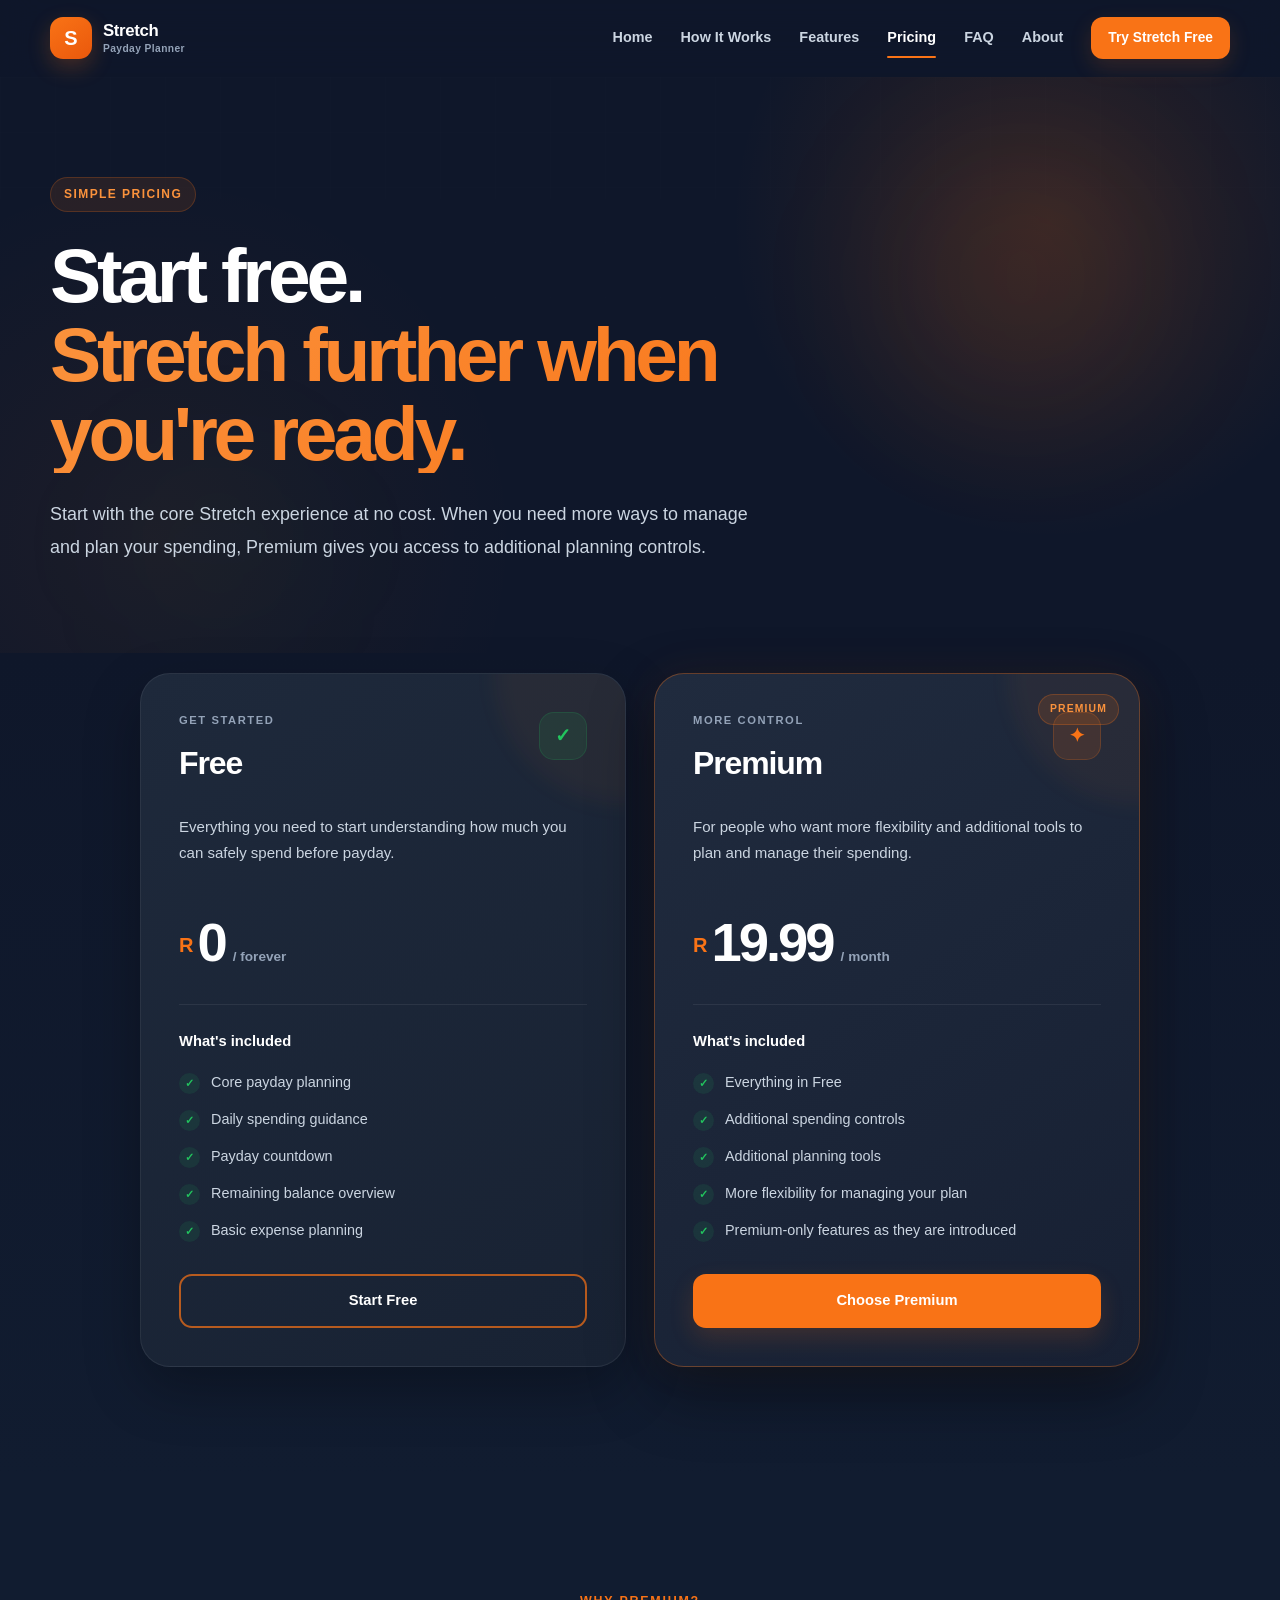
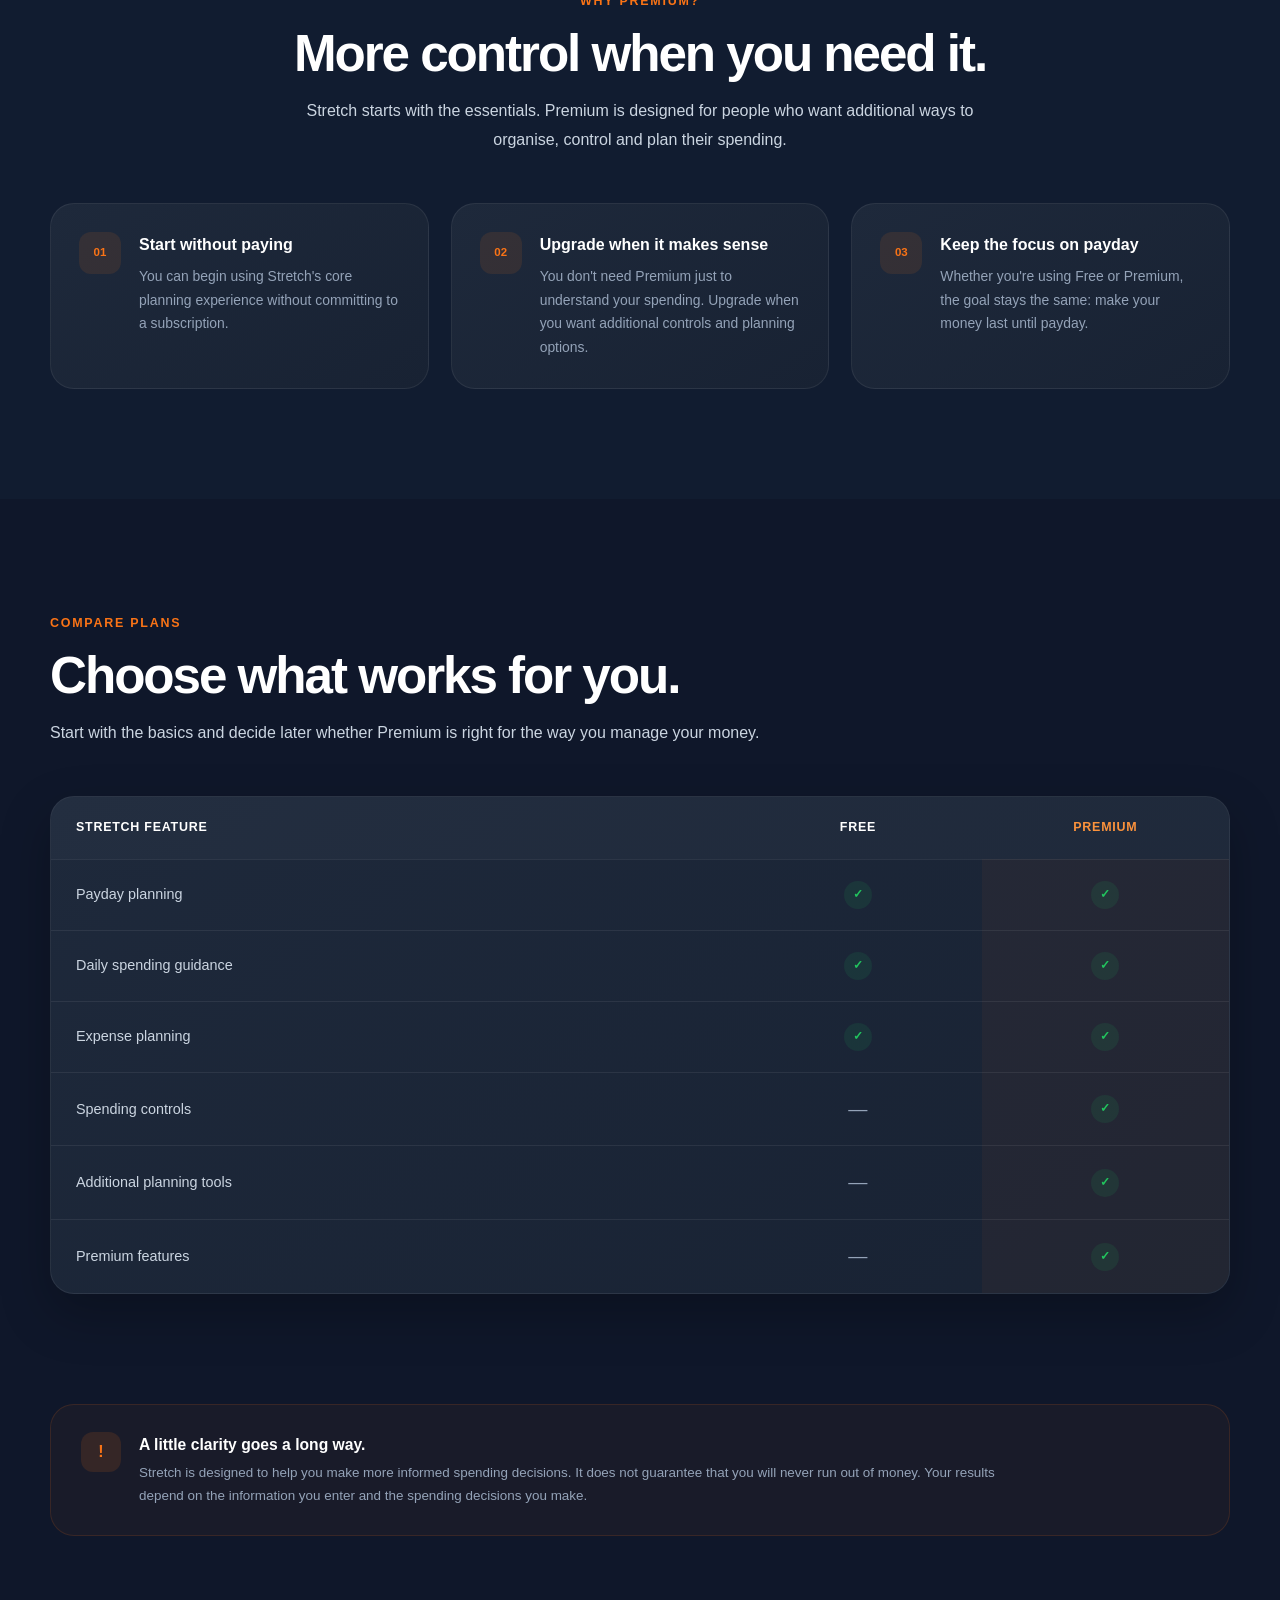
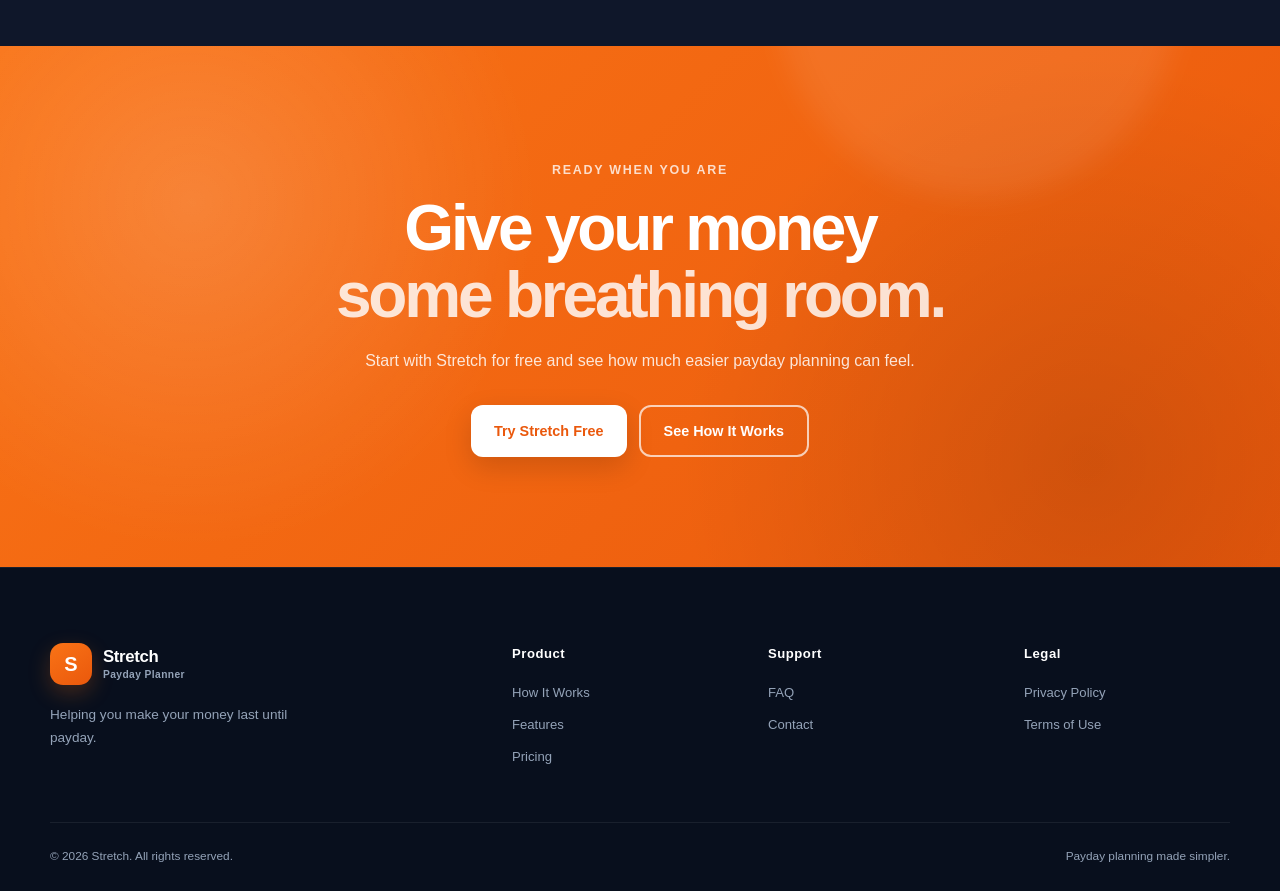
<file: pricing.html>
<!DOCTYPE html>
<html lang="en">

<head>
    <meta charset="UTF-8">
    <meta name="viewport" content="width=device-width, initial-scale=1.0">

    <meta name="description"
        content="Stretch pricing. Start planning your money for free or explore Premium for additional spending and planning controls.">

    <title>Pricing | Stretch — Payday Planner</title>

    <link rel="stylesheet" href="css/pricing.css">
</head>

<body>

    <!-- =========================================
         HEADER / NAVIGATION
    ========================================== -->

    <header class="site-header" id="siteHeader">
        <div class="container nav-container">

            <a href="index.html" class="brand" aria-label="Stretch home">
                <span class="brand-mark">S</span>

                <span class="brand-text">
                    <strong>Stretch</strong>
                    <small>Payday Planner</small>
                </span>
            </a>

            <button class="mobile-menu-toggle" id="mobileMenuToggle" type="button" aria-label="Open navigation menu"
                aria-expanded="false" aria-controls="mainNav">
                <span></span>
                <span></span>
                <span></span>
            </button>

            <nav class="main-nav" id="mainNav">

                <a href="index.html">
                    Home
                </a>

                <a href="how-it-works.html">
                    How It Works
                </a>

                <a href="features.html">
                    Features
                </a>

                <a href="pricing.html" class="active">
                    Pricing
                </a>

                <a href="faq.html">
                    FAQ
                </a>

                <a href="about.html">
                    About
                </a>

                <a href="index.html#cta" class="nav-cta">
                    Try Stretch Free
                </a>

            </nav>

        </div>
    </header>


    <main>

        <!-- =========================================
             PRICING HERO
        ========================================== -->

        <section class="pricing-hero">

            <div class="hero-glow hero-glow-one"></div>
            <div class="hero-glow hero-glow-two"></div>

            <div class="container">

                <div class="section-badge">
                    SIMPLE PRICING
                </div>

                <h1>
                    Start free.
                    <span>Stretch further when you're ready.</span>
                </h1>

                <p class="hero-description">
                    Start with the core Stretch experience at no cost.
                    When you need more ways to manage and plan your spending,
                    Premium gives you access to additional planning controls.
                </p>

            </div>

        </section>


        <!-- =========================================
             PRICING CARDS
        ========================================== -->

        <section class="pricing-section">

            <div class="container">

                <div class="pricing-grid">

                    <!-- FREE -->
                    <article class="pricing-card">

                        <div class="pricing-card-header">

                            <div>
                                <span class="plan-label">
                                    GET STARTED
                                </span>

                                <h2>
                                    Free
                                </h2>
                            </div>

                            <div class="plan-icon">
                                ✓
                            </div>

                        </div>

                        <p class="plan-description">
                            Everything you need to start understanding
                            how much you can safely spend before payday.
                        </p>

                        <div class="price">

                            <span class="currency">
                                R
                            </span>

                            <span class="amount">
                                0
                            </span>

                            <span class="period">
                                / forever
                            </span>

                        </div>

                        <div class="price-divider"></div>

                        <h3>
                            What's included
                        </h3>

                        <ul class="feature-list">

                            <li>
                                <span class="check">✓</span>
                                <span>Core payday planning</span>
                            </li>

                            <li>
                                <span class="check">✓</span>
                                <span>Daily spending guidance</span>
                            </li>

                            <li>
                                <span class="check">✓</span>
                                <span>Payday countdown</span>
                            </li>

                            <li>
                                <span class="check">✓</span>
                                <span>Remaining balance overview</span>
                            </li>

                            <li>
                                <span class="check">✓</span>
                                <span>Basic expense planning</span>
                            </li>

                        </ul>

                        <a href="#" class="pricing-button pricing-button-secondary">
                            Start Free
                        </a>

                    </article>


                    <!-- PREMIUM -->
                    <article class="pricing-card premium-card">

                        <div class="popular-badge">
                            PREMIUM
                        </div>

                        <div class="pricing-card-header">

                            <div>
                                <span class="plan-label">
                                    MORE CONTROL
                                </span>

                                <h2>
                                    Premium
                                </h2>
                            </div>

                            <div class="plan-icon premium-icon">
                                ✦
                            </div>

                        </div>

                        <p class="plan-description">
                            For people who want more flexibility and
                            additional tools to plan and manage their spending.
                        </p>

                        <div class="price">

                            <span class="currency">
                                R
                            </span>

                            <span class="amount">
                                19.99
                            </span>

                            <span class="period">
                                / month
                            </span>

                        </div>

                        <div class="price-divider"></div>

                        <h3>
                            What's included
                        </h3>

                        <ul class="feature-list">

                            <li>
                                <span class="check">✓</span>
                                <span>Everything in Free</span>
                            </li>

                            <li>
                                <span class="check">✓</span>
                                <span>Additional spending controls</span>
                            </li>

                            <li>
                                <span class="check">✓</span>
                                <span>Additional planning tools</span>
                            </li>

                            <li>
                                <span class="check">✓</span>
                                <span>More flexibility for managing your plan</span>
                            </li>

                            <li>
                                <span class="check">✓</span>
                                <span>Premium-only features as they are introduced</span>
                            </li>

                        </ul>

                        <a href="#" class="pricing-button pricing-button-primary">
                            Choose Premium
                        </a>

                    </article>

                </div>

            </div>

        </section>


        <!-- =========================================
             VALUE SECTION
        ========================================== -->

        <section class="value-section">

            <div class="container">

                <div class="section-heading centered">

                    <span class="section-label">
                        WHY PREMIUM?
                    </span>

                    <h2>
                        More control when you need it.
                    </h2>

                    <p>
                        Stretch starts with the essentials. Premium is designed
                        for people who want additional ways to organise,
                        control and plan their spending.
                    </p>

                </div>


                <div class="value-grid">

                    <article class="value-card">

                        <div class="value-icon">
                            01
                        </div>

                        <div>
                            <h3>
                                Start without paying
                            </h3>

                            <p>
                                You can begin using Stretch's core planning
                                experience without committing to a subscription.
                            </p>
                        </div>

                    </article>


                    <article class="value-card">

                        <div class="value-icon">
                            02
                        </div>

                        <div>
                            <h3>
                                Upgrade when it makes sense
                            </h3>

                            <p>
                                You don't need Premium just to understand your
                                spending. Upgrade when you want additional controls
                                and planning options.
                            </p>
                        </div>

                    </article>


                    <article class="value-card">

                        <div class="value-icon">
                            03
                        </div>

                        <div>
                            <h3>
                                Keep the focus on payday
                            </h3>

                            <p>
                                Whether you're using Free or Premium, the goal
                                stays the same: make your money last until payday.
                            </p>
                        </div>

                    </article>

                </div>

            </div>

        </section>


        <!-- =========================================
             QUICK COMPARISON
        ========================================== -->

        <section class="comparison-section">

            <div class="container">

                <div class="section-heading">

                    <span class="section-label">
                        COMPARE PLANS
                    </span>

                    <h2>
                        Choose what works for you.
                    </h2>

                    <p>
                        Start with the basics and decide later whether
                        Premium is right for the way you manage your money.
                    </p>

                </div>


                <div class="comparison-table-wrapper">

                    <table class="comparison-table">

                        <thead>

                            <tr>
                                <th>
                                    Stretch feature
                                </th>

                                <th>
                                    Free
                                </th>

                                <th class="premium-column">
                                    Premium
                                </th>
                            </tr>

                        </thead>

                        <tbody>

                            <tr>
                                <td>
                                    Payday planning
                                </td>

                                <td>
                                    <span class="table-check">✓</span>
                                </td>

                                <td class="premium-column">
                                    <span class="table-check">✓</span>
                                </td>
                            </tr>


                            <tr>
                                <td>
                                    Daily spending guidance
                                </td>

                                <td>
                                    <span class="table-check">✓</span>
                                </td>

                                <td class="premium-column">
                                    <span class="table-check">✓</span>
                                </td>
                            </tr>


                            <tr>
                                <td>
                                    Expense planning
                                </td>

                                <td>
                                    <span class="table-check">✓</span>
                                </td>

                                <td class="premium-column">
                                    <span class="table-check">✓</span>
                                </td>
                            </tr>


                            <tr>
                                <td>
                                    Spending controls
                                </td>

                                <td>
                                    <span class="table-dash">—</span>
                                </td>

                                <td class="premium-column">
                                    <span class="table-check">✓</span>
                                </td>
                            </tr>


                            <tr>
                                <td>
                                    Additional planning tools
                                </td>

                                <td>
                                    <span class="table-dash">—</span>
                                </td>

                                <td class="premium-column">
                                    <span class="table-check">✓</span>
                                </td>
                            </tr>


                            <tr>
                                <td>
                                    Premium features
                                </td>

                                <td>
                                    <span class="table-dash">—</span>
                                </td>

                                <td class="premium-column">
                                    <span class="table-check">✓</span>
                                </td>
                            </tr>

                        </tbody>

                    </table>

                </div>

            </div>

        </section>


        <!-- =========================================
             PRICING NOTE
        ========================================== -->

        <section class="pricing-note-section">

            <div class="container">

                <div class="pricing-note">

                    <div class="note-icon">
                        !
                    </div>

                    <div>

                        <h3>
                            A little clarity goes a long way.
                        </h3>

                        <p>
                            Stretch is designed to help you make more informed
                            spending decisions. It does not guarantee that you
                            will never run out of money. Your results depend on
                            the information you enter and the spending decisions
                            you make.
                        </p>

                    </div>

                </div>

            </div>

        </section>


        <!-- =========================================
             FINAL CTA
        ========================================== -->

        <section class="final-cta" id="cta">

            <div class="cta-glow"></div>

            <div class="container">

                <div class="cta-content">

                    <span class="section-label">
                        READY WHEN YOU ARE
                    </span>

                    <h2>
                        Give your money
                        <span>some breathing room.</span>
                    </h2>

                    <p>
                        Start with Stretch for free and see how much easier
                        payday planning can feel.
                    </p>

                    <div class="cta-actions">

                        <a href="#" class="cta-button cta-button-light">
                            Try Stretch Free
                        </a>

                        <a href="how-it-works.html" class="cta-button cta-button-outline">
                            See How It Works
                        </a>

                    </div>

                </div>

            </div>

        </section>

    </main>


    <!-- =========================================
         FOOTER
    ========================================== -->

    <footer class="site-footer">

        <div class="container">

            <div class="footer-grid">

                <div class="footer-brand">

                    <a href="index.html" class="brand">

                        <span class="brand-mark">
                            S
                        </span>

                        <span class="brand-text">
                            <strong>Stretch</strong>
                            <small>Payday Planner</small>
                        </span>

                    </a>

                    <p>
                        Helping you make your money last until payday.
                    </p>

                </div>


                <div class="footer-column">

                    <h3>
                        Product
                    </h3>

                    <a href="how-it-works.html">
                        How It Works
                    </a>

                    <a href="features.html">
                        Features
                    </a>

                    <a href="pricing.html">
                        Pricing
                    </a>

                </div>


                <div class="footer-column">

                    <h3>
                        Support
                    </h3>

                    <a href="faq.html">
                        FAQ
                    </a>

                    <a href="contact.html">
                        Contact
                    </a>

                </div>


                <div class="footer-column">

                    <h3>
                        Legal
                    </h3>

                    <a href="privacy.html">
                        Privacy Policy
                    </a>

                    <a href="terms.html">
                        Terms of Use
                    </a>

                </div>

            </div>


            <div class="footer-bottom">

                <p>
                    © 2026 Stretch. All rights reserved.
                </p>

                <p>
                    Payday planning made simpler.
                </p>

            </div>

        </div>

    </footer>


    <script src="js/main.js"></script>

</body>

</html>
</file>
<file: css/style.css>
/* =========================================
   STRETCH MARKETING WEBSITE
   GLOBAL STYLES
========================================= */

:root {

    --stretch-bg: #0f172a;
    --stretch-bg-deep: #080f1d;
    --stretch-bg-alt: #111c30;

    --stretch-surface: #1e293b;
    --stretch-surface-alt: #182233;
    --stretch-surface-dark: #162032;

    --stretch-border: rgba(255, 255, 255, 0.07);
    --stretch-border-strong: rgba(255, 255, 255, 0.12);

    --stretch-orange: #f97316;
    --stretch-orange-dark: #ea580c;

    --stretch-success: #22c55e;
    --stretch-success-light: #4ade80;

    --stretch-white: #ffffff;
    --stretch-text: #cbd5e1;
    --stretch-muted: #94a3b8;

    --stretch-track: #334155;

    --container: 1180px;

    --radius-sm: 12px;
    --radius-md: 18px;
    --radius-lg: 24px;
    --radius-xl: 30px;

    --shadow-card:
        0 20px 45px rgba(0, 0, 0, 0.35);

    --shadow-heavy:
        0 25px 60px rgba(0, 0, 0, 0.45);

    --transition:
        0.3s ease;
}


/* =========================================
   RESET
========================================= */

* {
    margin: 0;
    padding: 0;
    box-sizing: border-box;
}

html {
    scroll-behavior: smooth;
}

body {
    font-family: "Inter", sans-serif;
    background: var(--stretch-bg);
    color: var(--stretch-white);
    line-height: 1.6;
    overflow-x: hidden;
}

body.menu-open {
    overflow: hidden;
}

a {
    color: inherit;
    text-decoration: none;
}

button,
input,
textarea,
select {
    font: inherit;
}

button {
    border: none;
    cursor: pointer;
}

img {
    max-width: 100%;
    display: block;
}

.container {
    width: min(
        calc(100% - 40px),
        var(--container)
    );

    margin-inline: auto;
}


/* =========================================
   HEADER
========================================= */

.site-header {
    position: sticky;
    top: 0;
    z-index: 1000;

    background:
        rgba(15, 23, 42, 0.88);

    border-bottom:
        1px solid rgba(255, 255, 255, 0.05);

    backdrop-filter: blur(18px);
    -webkit-backdrop-filter: blur(18px);

    transition: var(--transition);
}

.site-header.scrolled {
    background:
        rgba(8, 15, 29, 0.96);

    box-shadow:
        0 10px 35px rgba(0, 0, 0, 0.25);
}

.nav-container {
    min-height: 82px;

    display: flex;
    align-items: center;
    justify-content: space-between;
}


/* =========================================
   BRAND
========================================= */

.brand {
    display: inline-flex;
    align-items: center;
    gap: 11px;
}

.brand-mark {
    width: 42px;
    height: 42px;

    display: grid;
    place-items: center;

    border-radius: 12px;

    background:
        linear-gradient(
            145deg,
            var(--stretch-orange),
            var(--stretch-orange-dark)
        );

    color: var(--stretch-white);

    font-size: 21px;
    font-weight: 800;

    box-shadow:
        0 10px 25px rgba(249, 115, 22, 0.25);
}

.brand-text {
    display: flex;
    flex-direction: column;
    line-height: 1.05;
}

.brand-text strong {
    font-size: 18px;
    font-weight: 800;
    letter-spacing: -0.4px;
}

.brand-text small {
    margin-top: 4px;

    color: var(--stretch-muted);

    font-size: 9px;
    font-weight: 600;

    letter-spacing: 1.2px;
    text-transform: uppercase;
}


/* =========================================
   NAVIGATION
========================================= */

.main-nav {
    display: flex;
    align-items: center;
    gap: 30px;
}

.main-nav a {
    position: relative;

    color: var(--stretch-text);

    font-size: 14px;
    font-weight: 500;

    transition: var(--transition);
}

.main-nav a:not(.nav-cta)::after {
    content: "";

    position: absolute;

    left: 0;
    bottom: -8px;

    width: 0;
    height: 2px;

    border-radius: 10px;

    background: var(--stretch-orange);

    transition: var(--transition);
}

.main-nav a:hover {
    color: var(--stretch-white);
}

.main-nav a:not(.nav-cta):hover::after {
    width: 100%;
}

.nav-cta {
    padding: 11px 18px;

    border-radius: 10px;

    background: var(--stretch-orange);

    color: var(--stretch-white) !important;

    font-weight: 700 !important;

    box-shadow:
        0 10px 25px rgba(249, 115, 22, 0.18);

    transition: var(--transition);
}

.nav-cta:hover {
    transform: translateY(-2px);

    background: var(--stretch-orange-dark);

    box-shadow:
        0 14px 30px rgba(249, 115, 22, 0.28);
}


/* =========================================
   MOBILE MENU
========================================= */

.menu-toggle {
    display: none;

    width: 44px;
    height: 44px;

    border-radius: 10px;

    background: var(--stretch-surface);

    border:
        1px solid var(--stretch-border);

    flex-direction: column;
    align-items: center;
    justify-content: center;

    gap: 5px;
}

.menu-toggle span {
    width: 20px;
    height: 2px;

    border-radius: 10px;

    background: var(--stretch-white);

    transition: var(--transition);
}

.menu-toggle.active span:nth-child(1) {
    transform:
        translateY(7px)
        rotate(45deg);
}

.menu-toggle.active span:nth-child(2) {
    opacity: 0;
}

.menu-toggle.active span:nth-child(3) {
    transform:
        translateY(-7px)
        rotate(-45deg);
}


/* =========================================
   HERO
========================================= */

.hero {
    position: relative;

    min-height: 760px;

    display: flex;
    align-items: center;

    padding:
        90px 0
        110px;

    overflow: hidden;

    background:
        radial-gradient(
            circle at 85% 15%,
            rgba(249, 115, 22, 0.12),
            transparent 32%
        ),

        radial-gradient(
            circle at 15% 70%,
            rgba(34, 197, 94, 0.04),
            transparent 28%
        ),

        var(--stretch-bg);
}

.hero::before {
    content: "";

    position: absolute;

    inset: 0;

    background-image:
        linear-gradient(
            rgba(255,255,255,0.025) 1px,
            transparent 1px
        ),
        linear-gradient(
            90deg,
            rgba(255,255,255,0.025) 1px,
            transparent 1px
        );

    background-size: 70px 70px;

    mask-image:
        linear-gradient(
            to bottom,
            rgba(0,0,0,0.65),
            transparent
        );

    pointer-events: none;
}

.hero-glow {
    position: absolute;

    border-radius: 50%;

    filter: blur(70px);

    pointer-events: none;
}

.hero-glow-one {
    width: 300px;
    height: 300px;

    top: 40px;
    right: 10%;

    background:
        rgba(249, 115, 22, 0.09);
}

.hero-glow-two {
    width: 220px;
    height: 220px;

    bottom: 30px;
    left: 5%;

    background:
        rgba(34, 197, 94, 0.035);
}

.hero-grid {
    position: relative;
    z-index: 2;

    display: grid;

    grid-template-columns:
        minmax(0, 0.9fr)
        minmax(0, 1.1fr);

    align-items: center;

    gap: 70px;
}

.hero-content {
    max-width: 620px;
}

.hero-badge {
    width: fit-content;

    display: inline-flex;
    align-items: center;
    gap: 9px;

    margin-bottom: 24px;
    padding: 8px 13px;

    border:
        1px solid rgba(249, 115, 22, 0.18);

    border-radius: 999px;

    background:
        rgba(249, 115, 22, 0.09);

    color:
        #fb923c;

    font-size: 11px;
    font-weight: 700;

    letter-spacing: 1.4px;
}

.badge-dot {
    width: 7px;
    height: 7px;

    border-radius: 50%;

    background:
        var(--stretch-orange);

    box-shadow:
        0 0 12px
        rgba(249, 115, 22, 0.65);
}

.hero h1 {
    max-width: 680px;

    font-size: clamp(48px, 5.2vw, 68px);

    line-height: 1.03;

    letter-spacing: -3px;

    font-weight: 800;
}

.hero h1 span {
    color: var(--stretch-orange);

    text-shadow:
        0 0 35px rgba(249, 115, 22, 0.15);
}

.hero-description {
    max-width: 580px;

    margin-top: 27px;

    color: var(--stretch-text);

    font-size: 18px;

    line-height: 1.8;
}

.hero-actions {
    display: flex;
    align-items: center;
    gap: 14px;

    margin-top: 35px;
}

.btn {
    min-height: 50px;

    display: inline-flex;
    align-items: center;
    justify-content: center;
    gap: 10px;

    padding: 0 21px;

    border-radius: 12px;

    font-size: 14px;
    font-weight: 700;

    transition: var(--transition);
}

.btn-primary {
    background: var(--stretch-orange);

    color: var(--stretch-white);

    box-shadow:
        0 12px 30px rgba(249, 115, 22, 0.2);
}

.btn-primary:hover {
    transform: translateY(-3px);

    background:
        var(--stretch-orange-dark);

    box-shadow:
        0 17px 35px rgba(249, 115, 22, 0.32);
}

.btn-secondary {
    border:
        2px solid rgba(249, 115, 22, 0.55);

    color: var(--stretch-white);

    background:
        rgba(249, 115, 22, 0.025);
}

.btn-secondary:hover {
    transform: translateY(-3px);

    background:
        rgba(249, 115, 22, 0.1);

    border-color:
        var(--stretch-orange);
}

.hero-trust {
    display: flex;
    align-items: center;
    gap: 9px;

    margin-top: 22px;

    color: var(--stretch-muted);

    font-size: 12px;
}

.trust-check {
    width: 20px;
    height: 20px;

    display: grid;
    place-items: center;

    border-radius: 50%;

    background:
        rgba(34, 197, 94, 0.1);

    color:
        var(--stretch-success);

    font-size: 11px;
    font-weight: 800;
}


/* =========================================
   HERO DASHBOARD PREVIEW
========================================= */

.hero-visual {
    position: relative;

    display: flex;
    justify-content: center;
}

.dashboard-glow {
    position: absolute;

    width: 70%;
    height: 65%;

    top: 18%;
    left: 15%;

    border-radius: 50%;

    background:
        rgba(249, 115, 22, 0.14);

    filter: blur(80px);
}

.dashboard-preview {
    position: relative;
    z-index: 2;

    width: min(100%, 560px);

    padding: 24px;

    border:
        1px solid rgba(255,255,255,0.08);

    border-radius: 28px;

    background:
        linear-gradient(
            145deg,
            #1e293b,
            #162032
        );

    box-shadow:
        var(--shadow-heavy),

        0 0 80px
        rgba(249, 115, 22, 0.08);

    transform:
        perspective(1000px)
        rotateY(-3deg);

    animation:
        dashboardFloat 7s ease-in-out infinite;
}

@keyframes dashboardFloat {

    0%,
    100% {
        transform:
            perspective(1000px)
            rotateY(-3deg)
            translateY(0);
    }

    50% {
        transform:
            perspective(1000px)
            rotateY(-3deg)
            translateY(-8px);
    }
}

.dashboard-topbar {
    display: flex;
    align-items: center;
    justify-content: space-between;

    padding-bottom: 20px;

    border-bottom:
        1px solid rgba(255,255,255,0.06);
}

.dashboard-topbar div:first-child {
    display: flex;
    flex-direction: column;
    gap: 4px;
}

.dashboard-label {
    color: var(--stretch-orange);

    font-size: 9px;
    font-weight: 800;

    letter-spacing: 1.5px;
}

.dashboard-topbar strong {
    color: var(--stretch-white);

    font-size: 13px;
}

.dashboard-avatar {
    width: 36px;
    height: 36px;

    display: grid;
    place-items: center;

    border-radius: 10px;

    background:
        rgba(249, 115, 22, 0.13);

    color: var(--stretch-orange);

    font-size: 13px;
    font-weight: 800;
}

.dashboard-heading {
    display: flex;
    align-items: flex-end;
    justify-content: space-between;

    gap: 20px;

    margin:
        22px 0 16px;
}

.dashboard-heading > div {
    display: flex;
    flex-direction: column;
    gap: 3px;
}

.dashboard-heading span:first-child {
    color: var(--stretch-muted);

    font-size: 11px;
}

.dashboard-heading h3 {
    color: var(--stretch-white);

    font-size: 19px;
}

.status-pill {
    display: inline-flex;
    align-items: center;
    gap: 7px;

    padding: 7px 10px;

    border-radius: 999px;

    background:
        rgba(34,197,94,0.1);

    color:
        var(--stretch-success-light);

    font-size: 10px;
    font-weight: 700;
}

.status-pill span {
    width: 6px;
    height: 6px;

    border-radius: 50%;

    background:
        var(--stretch-success);
}


/* Safe Spend */

.safe-spend-card {
    padding: 22px;

    border:
        1px solid rgba(249,115,22,0.12);

    border-radius: 20px;

    background:
        #0f172a;

    box-shadow:
        inset 0 1px 0
        rgba(255,255,255,0.025);
}

.safe-spend-header {
    display: flex;
    align-items: center;
    justify-content: space-between;

    color: var(--stretch-muted);

    font-size: 11px;
}

.info-icon {
    width: 20px;
    height: 20px;

    display: grid;
    place-items: center;

    border:
        1px solid rgba(255,255,255,0.08);

    border-radius: 50%;

    color: var(--stretch-muted);

    font-size: 10px;
}

.safe-spend-value {
    margin-top: 10px;

    color: var(--stretch-orange);

    font-size: 42px;
    font-weight: 800;

    line-height: 1;

    letter-spacing: -1.8px;

    text-shadow:
        0 0 28px
        rgba(249,115,22,0.18);
}

.safe-spend-card p {
    margin-top: 10px;

    color: var(--stretch-muted);

    font-size: 10px;

    line-height: 1.6;
}

.safe-spend-footer {
    display: grid;
    grid-template-columns: 1fr 1fr;

    gap: 12px;

    margin-top: 20px;
    padding-top: 16px;

    border-top:
        1px solid rgba(255,255,255,0.06);
}

.safe-spend-footer div {
    display: flex;
    flex-direction: column;
    gap: 3px;
}

.safe-spend-footer span {
    color: var(--stretch-muted);

    font-size: 9px;
}

.safe-spend-footer strong {
    color: var(--stretch-white);

    font-size: 12px;
}


/* Mini Stats */

.dashboard-stats {
    display: grid;

    grid-template-columns: 1fr 1fr;

    gap: 12px;

    margin-top: 12px;
}

.mini-card {
    display: flex;
    align-items: center;
    gap: 11px;

    padding: 14px;

    border-radius: 16px;

    background:
        #0f172a;

    border:
        1px solid rgba(255,255,255,0.05);
}

.mini-card div {
    display: flex;
    flex-direction: column;
    gap: 2px;
}

.mini-card small {
    color: var(--stretch-muted);

    font-size: 9px;
}

.mini-card strong {
    color: var(--stretch-white);

    font-size: 13px;
}

.mini-icon {
    width: 31px;
    height: 31px;

    display: grid;
    place-items: center;

    border-radius: 9px;

    font-size: 14px;
    font-weight: 800;
}

.income-icon {
    background:
        rgba(34,197,94,0.1);

    color:
        var(--stretch-success);
}

.expense-icon {
    background:
        rgba(249,115,22,0.1);

    color:
        var(--stretch-orange);
}


/* Balance */

.balance-card {
    margin-top: 12px;
    padding: 17px;

    border-radius: 16px;

    background:
        #0f172a;

    border:
        1px solid rgba(255,255,255,0.05);
}

.balance-header,
.balance-footer {
    display: flex;
    align-items: center;
    justify-content: space-between;
}

.balance-header {
    color: var(--stretch-muted);

    font-size: 10px;
}

.balance-header strong {
    color: var(--stretch-white);
}

.progress-track {
    width: 100%;
    height: 7px;

    margin-top: 11px;

    overflow: hidden;

    border-radius: 999px;

    background:
        var(--stretch-track);
}

.progress-fill {
    height: 100%;

    border-radius: inherit;

    background:
        linear-gradient(
            90deg,
            #16a34a,
            var(--stretch-success-light)
        );
}

.balance-footer {
    margin-top: 9px;

    color: var(--stretch-muted);

    font-size: 9px;
}

.positive {
    color: var(--stretch-success-light);
    font-weight: 700;
}


/* =========================================
   INTRO STRIP
========================================= */

.intro-strip {
    padding: 24px 0;

    background:
        var(--stretch-bg-deep);

    border-top:
        1px solid rgba(255,255,255,0.04);

    border-bottom:
        1px solid rgba(255,255,255,0.04);
}

.intro-strip-inner {
    display: flex;
    align-items: center;
    justify-content: center;
    gap: 20px;

    color: var(--stretch-muted);

    font-size: 12px;

    text-align: center;
}

.intro-strip-inner strong {
    color: var(--stretch-white);
}

.intro-line {
    width: 40px;
    height: 1px;

    background:
        rgba(249,115,22,0.35);
}


/* =========================================
   SECTIONS
========================================= */

.section {
    position: relative;

    padding: 110px 0;
}

.problem-section,
.features-section,
.faq-section {
    background:
        var(--stretch-bg-alt);
}

.how-section,
.pricing-section {
    background:
        var(--stretch-bg);
}

.section-heading {
    max-width: 720px;

    margin-bottom: 55px;
}

.section-heading.centered {
    margin-inline: auto;

    text-align: center;
}

.section-eyebrow {
    display: inline-block;

    margin-bottom: 15px;

    color:
        #fb923c;

    font-size: 10px;
    font-weight: 800;

    letter-spacing: 1.7px;
}

.section-heading h2 {
    color: var(--stretch-white);

    font-size: clamp(35px, 4vw, 50px);

    line-height: 1.08;

    letter-spacing: -2px;
}

.section-heading h2 span {
    color: var(--stretch-orange);
}

.section-heading p {
    max-width: 650px;

    margin-top: 18px;

    color: var(--stretch-text);

    font-size: 16px;

    line-height: 1.8;
}

.section-heading.centered p {
    margin-inline: auto;
}


/* =========================================
   PROBLEM CARDS
========================================= */

.problem-grid {
    display: grid;

    grid-template-columns:
        repeat(3, 1fr);

    gap: 20px;
}

.problem-card {
    padding: 30px;

    border:
        1px solid var(--stretch-border);

    border-radius: var(--radius-lg);

    background:
        linear-gradient(
            145deg,
            #1e293b,
            #172033
        );

    box-shadow:
        var(--shadow-card);

    transition: var(--transition);
}

.problem-card:hover {
    transform: translateY(-8px);

    border-color:
        rgba(249,115,22,0.3);

    box-shadow:
        var(--shadow-heavy),
        0 0 30px
        rgba(249,115,22,0.05);
}

.problem-icon {
    width: 48px;
    height: 48px;

    display: grid;
    place-items: center;

    margin-bottom: 22px;

    border-radius: 14px;

    background:
        rgba(249,115,22,0.1);

    color:
        var(--stretch-orange);

    font-size: 16px;
    font-weight: 800;
}

.problem-card h3 {
    font-size: 20px;

    letter-spacing: -0.5px;
}

.problem-card p {
    margin-top: 11px;

    color: var(--stretch-muted);

    font-size: 14px;

    line-height: 1.75;
}


/* =========================================
   HOW IT WORKS
========================================= */

.steps-grid {
    display: grid;

    grid-template-columns:
        repeat(3, 1fr);

    gap: 20px;
}

.step-card {
    position: relative;

    min-height: 300px;

    padding: 30px;

    overflow: hidden;

    border:
        1px solid var(--stretch-border);

    border-radius: var(--radius-lg);

    background:
        linear-gradient(
            145deg,
            #1e293b,
            #162032
        );

    box-shadow:
        var(--shadow-card);

    transition: var(--transition);
}

.step-card:hover {
    transform: translateY(-8px);

    border-color:
        rgba(249,115,22,0.3);
}

.step-number {
    width: 54px;
    height: 54px;

    display: grid;
    place-items: center;

    margin-bottom: 55px;

    border-radius: 16px;

    background:
        var(--stretch-orange);

    color: var(--stretch-white);

    font-size: 12px;
    font-weight: 800;

    box-shadow:
        0 10px 25px
        rgba(249,115,22,0.18);
}

.step-content {
    position: relative;
    z-index: 2;
}

.step-label {
    color: var(--stretch-orange);

    font-size: 9px;
    font-weight: 800;

    letter-spacing: 1.5px;
}

.step-card h3 {
    margin-top: 7px;

    font-size: 21px;

    line-height: 1.3;
}

.step-card p {
    margin-top: 10px;

    color: var(--stretch-muted);

    font-size: 14px;

    line-height: 1.7;
}

.step-card::after {
    content: "";

    position: absolute;

    right: -80px;
    bottom: -90px;

    width: 220px;
    height: 220px;

    border-radius: 50%;

    background:
        rgba(249,115,22,0.05);

    filter: blur(25px);
}


/* =========================================
   EXAMPLE CARD
========================================= */

.example-card {
    display: grid;

    grid-template-columns:
        1.3fr
        0.7fr;

    gap: 40px;

    align-items: center;

    margin-top: 24px;
    padding: 36px;

    border:
        1px solid rgba(249,115,22,0.15);

    border-radius: var(--radius-xl);

    background:
        linear-gradient(
            145deg,
            #1e293b,
            #172033
        );

    box-shadow:
        var(--shadow-card);
}

.example-content h3 {
    max-width: 600px;

    font-size: 28px;

    line-height: 1.25;

    letter-spacing: -1px;
}

.example-content p {
    max-width: 600px;

    margin-top: 12px;

    color: var(--stretch-muted);

    font-size: 14px;

    line-height: 1.7;
}

.example-result {
    padding: 27px;

    border-radius: 20px;

    background:
        #0f172a;

    border:
        1px solid rgba(255,255,255,0.06);

    text-align: center;
}

.example-result span {
    display: block;

    color: var(--stretch-muted);

    font-size: 11px;
}

.example-result strong {
    display: block;

    margin-top: 8px;

    color: var(--stretch-orange);

    font-size: 39px;

    line-height: 1;

    letter-spacing: -1.5px;
}

.example-result small {
    display: block;

    margin-top: 10px;

    color: var(--stretch-muted);

    font-size: 9px;
}


/* =========================================
   FEATURES
========================================= */

.features-grid {
    display: grid;

    grid-template-columns:
        repeat(2, 1fr);

    gap: 20px;
}

.feature-card {
    min-height: 250px;

    padding: 30px;

    border:
        1px solid var(--stretch-border);

    border-radius: var(--radius-lg);

    background:
        linear-gradient(
            145deg,
            #1e293b,
            #172033
        );

    box-shadow:
        var(--shadow-card);

    transition: var(--transition);
}

.feature-card:hover {
    transform: translateY(-8px);

    border-color:
        rgba(249,115,22,0.28);
}

.feature-icon {
    width: 48px;
    height: 48px;

    display: grid;
    place-items: center;

    margin-bottom: 25px;

    border-radius: 14px;

    background:
        rgba(249,115,22,0.1);

    color:
        var(--stretch-orange);

    font-weight: 800;
}

.feature-icon.green {
    background:
        rgba(34,197,94,0.1);

    color:
        var(--stretch-success);
}

.feature-label {
    color: var(--stretch-orange);

    font-size: 9px;
    font-weight: 800;

    letter-spacing: 1.5px;
}

.feature-card h3 {
    margin-top: 8px;

    font-size: 22px;

    letter-spacing: -0.7px;
}

.feature-card p {
    max-width: 500px;

    margin-top: 10px;

    color: var(--stretch-muted);

    font-size: 14px;

    line-height: 1.7;
}


/* =========================================
   PRICING
========================================= */

.pricing-grid {
    max-width: 920px;

    margin-inline: auto;

    display: grid;

    grid-template-columns:
        1fr 1fr;

    gap: 20px;
}

.pricing-card {
    position: relative;

    padding: 34px;

    border:
        1px solid var(--stretch-border);

    border-radius: var(--radius-xl);

    background:
        linear-gradient(
            145deg,
            #1e293b,
            #172033
        );

    box-shadow:
        var(--shadow-card);
}

.pricing-card.premium {
    border-color:
        rgba(249,115,22,0.45);

    box-shadow:
        var(--shadow-heavy),
        0 0 45px
        rgba(249,115,22,0.07);
}

.premium-badge {
    position: absolute;

    top: 20px;
    right: 20px;

    padding: 6px 10px;

    border-radius: 999px;

    background:
        rgba(249,115,22,0.1);

    color:
        #fb923c;

    font-size: 9px;
    font-weight: 800;

    letter-spacing: 1px;
}

.pricing-label {
    color: var(--stretch-orange);

    font-size: 10px;
    font-weight: 800;

    letter-spacing: 1.5px;
}

.pricing-header h3 {
    margin-top: 9px;

    font-size: 26px;

    letter-spacing: -0.8px;
}

.pricing-header p {
    margin-top: 9px;

    color: var(--stretch-muted);

    font-size: 13px;
}

.price {
    display: flex;
    align-items: baseline;
    gap: 6px;

    margin-top: 30px;
}

.price strong {
    color: var(--stretch-white);

    font-size: 40px;

    letter-spacing: -1.5px;
}

.price span {
    color: var(--stretch-muted);

    font-size: 11px;
}

.pricing-card ul {
    display: flex;
    flex-direction: column;
    gap: 13px;

    margin-top: 28px;

    list-style: none;
}

.pricing-card li {
    display: flex;
    align-items: flex-start;
    gap: 9px;

    color: var(--stretch-text);

    font-size: 13px;
}

.pricing-card li span {
    color: var(--stretch-success);

    font-weight: 800;
}

.pricing-button {
    width: 100%;

    display: flex;
    justify-content: center;
    align-items: center;

    min-height: 48px;

    margin-top: 30px;

    border-radius: 11px;

    font-size: 13px;
    font-weight: 700;

    transition: var(--transition);
}

.pricing-button.secondary {
    border:
        1px solid rgba(249,115,22,0.4);

    color: var(--stretch-white);
}

.pricing-button.secondary:hover {
    background:
        rgba(249,115,22,0.1);

    border-color:
        var(--stretch-orange);
}

.pricing-button.primary {
    background:
        var(--stretch-orange);

    color: var(--stretch-white);

    box-shadow:
        0 10px 25px
        rgba(249,115,22,0.18);
}

.pricing-button.primary:hover {
    transform: translateY(-2px);

    background:
        var(--stretch-orange-dark);

    box-shadow:
        0 14px 30px
        rgba(249,115,22,0.3);
}


/* =========================================
   FAQ
========================================= */

.faq-container {
    max-width: 850px;
}

.faq-list {
    display: flex;
    flex-direction: column;

    gap: 10px;
}

.faq-item {
    overflow: hidden;

    border:
        1px solid var(--stretch-border);

    border-radius: 16px;

    background:
        var(--stretch-surface);

    transition: var(--transition);
}

.faq-item.active {
    border-color:
        rgba(249,115,22,0.28);
}

.faq-question {
    width: 100%;

    display: flex;
    align-items: center;
    justify-content: space-between;

    gap: 20px;

    padding: 21px 23px;

    background: transparent;

    color: var(--stretch-white);

    font-size: 14px;
    font-weight: 600;

    text-align: left;
}

.faq-icon {
    width: 28px;
    height: 28px;

    flex-shrink: 0;

    display: grid;
    place-items: center;

    border-radius: 9px;

    background:
        rgba(249,115,22,0.08);

    color:
        var(--stretch-orange);

    font-size: 18px;

    transition: var(--transition);
}

.faq-item.active .faq-icon {
    transform: rotate(45deg);

    background:
        rgba(249,115,22,0.14);
}

.faq-answer {
    display: grid;

    grid-template-rows: 0fr;

    transition:
        grid-template-rows 0.3s ease;
}

.faq-answer p {
    overflow: hidden;

    padding:
        0 23px;

    color: var(--stretch-muted);

    font-size: 13px;

    line-height: 1.8;
}

.faq-item.active .faq-answer {
    grid-template-rows: 1fr;
}

.faq-item.active .faq-answer p {
    padding-bottom: 22px;
}


/* =========================================
   CTA
========================================= */

.cta-section {
    position: relative;

    padding: 100px 0;

    overflow: hidden;

    background:
        var(--stretch-bg);
}

.cta-glow {
    position: absolute;

    width: 450px;
    height: 450px;

    top: -180px;
    left: 50%;

    transform: translateX(-50%);

    border-radius: 50%;

    background:
        rgba(249,115,22,0.15);

    filter: blur(100px);
}

.cta-card {
    position: relative;
    z-index: 2;

    overflow: hidden;

    padding: 75px 40px;

    border-radius: 32px;

    background:
        linear-gradient(
            135deg,
            var(--stretch-orange),
            var(--stretch-orange-dark)
        );

    box-shadow:
        0 30px 70px
        rgba(0,0,0,0.4);
}

.cta-card::after {
    content: "";

    position: absolute;

    width: 300px;
    height: 300px;

    right: -100px;
    top: -120px;

    border-radius: 50%;

    background:
        rgba(255,255,255,0.08);

    filter: blur(20px);
}

.cta-content {
    position: relative;
    z-index: 2;

    max-width: 650px;

    margin-inline: auto;

    text-align: center;
}

.cta-content .section-eyebrow {
    color:
        rgba(255,255,255,0.8);
}

.cta-content h2 {
    font-size: clamp(38px, 5vw, 58px);

    line-height: 1.05;

    letter-spacing: -2px;
}

.cta-content h2 span {
    color: var(--stretch-white);
}

.cta-content p {
    max-width: 580px;

    margin: 18px auto 0;

    color:
        rgba(255,255,255,0.84);

    font-size: 16px;

    line-height: 1.75;
}

.btn-white {
    margin-top: 30px;

    background:
        var(--stretch-white);

    color:
        var(--stretch-orange-dark);

    box-shadow:
        0 15px 30px
        rgba(0,0,0,0.15);
}

.btn-white:hover {
    transform: translateY(-3px);

    box-shadow:
        0 20px 35px
        rgba(0,0,0,0.22);
}


/* =========================================
   FOOTER
========================================= */

.site-footer {
    padding-top: 70px;

    background:
        var(--stretch-bg-deep);

    border-top:
        1px solid rgba(255,255,255,0.04);
}

.footer-main {
    display: grid;

    grid-template-columns:
        1fr
        1fr;

    gap: 70px;

    padding-bottom: 55px;
}

.footer-brand p {
    max-width: 330px;

    margin-top: 17px;

    color: var(--stretch-muted);

    font-size: 13px;

    line-height: 1.7;
}

.footer-links {
    display: grid;

    grid-template-columns:
        repeat(3, 1fr);

    gap: 30px;
}

.footer-links div {
    display: flex;
    flex-direction: column;

    gap: 11px;
}

.footer-links h4 {
    margin-bottom: 5px;

    color: var(--stretch-white);

    font-size: 12px;
}

.footer-links a {
    color: var(--stretch-muted);

    font-size: 12px;

    transition: var(--transition);
}

.footer-links a:hover {
    color: var(--stretch-orange);
}

.footer-bottom {
    min-height: 75px;

    display: flex;
    align-items: center;
    justify-content: space-between;

    border-top:
        1px solid rgba(255,255,255,0.05);

    color: var(--stretch-muted);

    font-size: 11px;
}

.footer-bottom span {
    color:
        rgba(249,115,22,0.7);
}


/* =========================================
   RESPONSIVE
========================================= */

@media (max-width: 1050px) {

    .main-nav {
        gap: 20px;
    }

    .hero-grid {
        gap: 40px;
    }

    .hero h1 {
        font-size: 55px;
    }

}


@media (max-width: 900px) {

    .menu-toggle {
        display: flex;
    }

    .main-nav {
        position: absolute;

        top: calc(100% + 1px);
        left: 20px;
        right: 20px;

        display: flex;
        flex-direction: column;
        align-items: stretch;

        gap: 0;

        padding: 10px;

        border:
            1px solid var(--stretch-border);

        border-radius: 16px;

        background:
            rgba(15,23,42,0.98);

        box-shadow:
            var(--shadow-heavy);

        opacity: 0;
        visibility: hidden;

        transform:
            translateY(-10px);

        transition: var(--transition);
    }

    .main-nav.active {
        opacity: 1;
        visibility: visible;

        transform:
            translateY(0);
    }

    .main-nav a {
        padding: 13px 12px;

        border-radius: 9px;
    }

    .main-nav a:hover {
        background:
            rgba(255,255,255,0.04);
    }

    .main-nav a:not(.nav-cta)::after {
        display: none;
    }

    .nav-cta {
        margin-top: 5px;

        text-align: center;
    }

    .hero {
        padding-top: 75px;
    }

    .hero-grid {
        grid-template-columns: 1fr;

        text-align: center;
    }

    .hero-content {
        max-width: 760px;
        margin-inline: auto;
    }

    .hero-badge {
        margin-inline: auto;
    }

    .hero-description {
        margin-inline: auto;
    }

    .hero-actions,
    .hero-trust {
        justify-content: center;
    }

    .hero-visual {
        max-width: 650px;
        width: 100%;

        margin-inline: auto;
    }

    .dashboard-preview {
        transform: none;
    }

    @keyframes dashboardFloat {

        0%,
        100% {
            transform: translateY(0);
        }

        50% {
            transform: translateY(-8px);
        }
    }

    .problem-grid,
    .steps-grid {
        grid-template-columns: 1fr;
    }

    .problem-card,
    .step-card {
        min-height: auto;
    }

    .example-card {
        grid-template-columns: 1fr;
    }

    .features-grid {
        grid-template-columns: 1fr;
    }

}


@media (max-width: 700px) {

    .container {
        width:
            min(
                calc(100% - 28px),
                var(--container)
            );
    }

    .nav-container {
        min-height: 72px;
    }

    .brand-mark {
        width: 39px;
        height: 39px;
    }

    .hero {
        min-height: auto;

        padding:
            70px 0
            80px;
    }

    .hero h1 {
        font-size: 45px;

        letter-spacing: -2px;
    }

    .hero-description {
        font-size: 16px;
    }

    .hero-actions {
        flex-direction: column;

        width: 100%;
    }

    .hero-actions .btn {
        width: 100%;
    }

    .hero-trust {
        align-items: flex-start;

        text-align: left;
    }

    .dashboard-preview {
        padding: 17px;

        border-radius: 22px;
    }

    .safe-spend-card {
        padding: 18px;
    }

    .safe-spend-value {
        font-size: 35px;
    }

    .section {
        padding: 80px 0;
    }

    .section-heading {
        margin-bottom: 38px;
    }

    .section-heading h2 {
        font-size: 35px;

        letter-spacing: -1.5px;
    }

    .intro-strip-inner {
        flex-direction: column;

        gap: 8px;
    }

    .intro-line {
        width: 30px;
    }

    .example-card {
        padding: 25px;
    }

    .example-content h3 {
        font-size: 24px;
    }

    .pricing-grid {
        grid-template-columns: 1fr;
    }

    .pricing-card {
        padding: 27px;
    }

    .cta-section {
        padding: 70px 0;
    }

    .cta-card {
        padding:
            60px 22px;

        border-radius: 25px;
    }

    .footer-main {
        grid-template-columns: 1fr;

        gap: 40px;
    }

    .footer-links {
        grid-template-columns:
            repeat(2, 1fr);
    }

    .footer-bottom {
        flex-direction: column;
        align-items: flex-start;
        justify-content: center;

        gap: 5px;

        padding: 20px 0;
    }

}


@media (max-width: 430px) {

    .brand-text small {
        display: none;
    }

    .hero h1 {
        font-size: 40px;
    }

    .hero-trust {
        font-size: 11px;
    }

    .dashboard-heading {
        align-items: flex-start;
        flex-direction: column;
    }

    .dashboard-heading h3 {
        font-size: 17px;
    }

    .safe-spend-footer {
        grid-template-columns: 1fr;
    }

    .dashboard-stats {
        grid-template-columns: 1fr;
    }

    .feature-card,
    .problem-card,
    .step-card {
        padding: 25px;
    }

    .footer-links {
        grid-template-columns: 1fr;
    }

}
</file>
<file: css/about.css>
@import url('https://fonts.googleapis.com/css2?family=Inter:wght@400;500;600;700;800&display=swap');


/* =========================================
   ROOT / DESIGN TOKENS
========================================= */

:root {
    --stretch-bg: #0f172a;
    --stretch-bg-deep: #080f1d;
    --stretch-bg-alt: #111c30;

    --stretch-surface: #1e293b;
    --stretch-surface-alt: #182233;
    --stretch-surface-dark: #162032;

    --stretch-border: rgba(255, 255, 255, 0.07);
    --stretch-border-strong: rgba(255, 255, 255, 0.12);

    --stretch-orange: #f97316;
    --stretch-orange-dark: #ea580c;

    --stretch-success: #22c55e;
    --stretch-success-light: #4ade80;

    --stretch-white: #ffffff;
    --stretch-text: #cbd5e1;
    --stretch-muted: #94a3b8;

    --stretch-track: #334155;

    --container-width: 1180px;
}


/* =========================================
   RESET
========================================= */

* {
    margin: 0;
    padding: 0;
    box-sizing: border-box;
}


html {
    scroll-behavior: smooth;
}


body {
    min-height: 100vh;
    background: var(--stretch-bg);
    color: var(--stretch-white);
    font-family: 'Inter', sans-serif;
    line-height: 1.6;
    overflow-x: hidden;
}


img {
    display: block;
    max-width: 100%;
}


a {
    color: inherit;
    text-decoration: none;
}


button,
a {
    -webkit-tap-highlight-color: transparent;
}


button {
    font: inherit;
}


.container {
    width: min(var(--container-width), calc(100% - 48px));
    margin: 0 auto;
}


/* =========================================
   HEADER
========================================= */

.site-header {
    position: sticky;
    top: 0;
    z-index: 1000;

    background: rgba(15, 23, 42, 0.86);
    border-bottom: 1px solid rgba(255, 255, 255, 0.05);

    backdrop-filter: blur(18px);
    -webkit-backdrop-filter: blur(18px);

    transition:
        background 0.3s ease,
        box-shadow 0.3s ease;
}


.site-header.scrolled {
    background: rgba(8, 15, 29, 0.94);
    box-shadow: 0 12px 35px rgba(0, 0, 0, 0.25);
}


.nav-container {
    min-height: 78px;

    display: flex;
    align-items: center;
    justify-content: space-between;
    gap: 30px;
}


/* =========================================
   BRAND
========================================= */

.brand {
    display: inline-flex;
    align-items: center;
    gap: 11px;

    flex-shrink: 0;
}


.brand-mark {
    width: 42px;
    height: 42px;

    display: grid;
    place-items: center;

    background: linear-gradient(
        135deg,
        var(--stretch-orange),
        var(--stretch-orange-dark)
    );

    border-radius: 12px;

    color: var(--stretch-white);
    font-size: 20px;
    font-weight: 800;

    box-shadow:
        0 10px 25px rgba(249, 115, 22, 0.22);
}


.brand-text {
    display: flex;
    flex-direction: column;
    line-height: 1.1;
}


.brand-text strong {
    color: var(--stretch-white);
    font-size: 18px;
    font-weight: 800;
    letter-spacing: -0.02em;
}


.brand-text small {
    margin-top: 4px;

    color: var(--stretch-muted);
    font-size: 10px;
    font-weight: 600;

    text-transform: uppercase;
    letter-spacing: 0.08em;
}


/* =========================================
   NAVIGATION
========================================= */

.main-nav {
    display: flex;
    align-items: center;
    gap: 28px;
}


.main-nav > a {
    position: relative;

    color: var(--stretch-text);
    font-size: 14px;
    font-weight: 600;

    transition:
        color 0.25s ease,
        transform 0.25s ease;
}


.main-nav > a:hover {
    color: var(--stretch-white);
}


.main-nav > a.active {
    color: var(--stretch-white);
}


.main-nav > a.active::after {
    content: "";

    position: absolute;
    left: 0;
    right: 0;
    bottom: -10px;

    height: 2px;

    background: var(--stretch-orange);
    border-radius: 99px;
}


.main-nav .nav-cta {
    padding: 11px 18px;

    background: var(--stretch-orange);
    color: var(--stretch-white);

    border-radius: 10px;

    box-shadow:
        0 10px 25px rgba(249, 115, 22, 0.16);
}


.main-nav .nav-cta:hover {
    background: var(--stretch-orange-dark);
    transform: translateY(-2px);

    box-shadow:
        0 14px 30px rgba(249, 115, 22, 0.24);
}


.main-nav .nav-cta::after {
    display: none;
}


/* =========================================
   MOBILE MENU BUTTON
========================================= */

.mobile-menu-toggle {
    display: none;

    width: 44px;
    height: 44px;

    align-items: center;
    justify-content: center;
    flex-direction: column;
    gap: 5px;

    background: transparent;
    border: 1px solid var(--stretch-border-strong);
    border-radius: 10px;

    cursor: pointer;
}


.mobile-menu-toggle span {
    width: 20px;
    height: 2px;

    background: var(--stretch-white);
    border-radius: 99px;

    transition:
        transform 0.25s ease,
        opacity 0.25s ease;
}


.mobile-menu-toggle.active span:nth-child(1) {
    transform: translateY(7px) rotate(45deg);
}


.mobile-menu-toggle.active span:nth-child(2) {
    opacity: 0;
}


.mobile-menu-toggle.active span:nth-child(3) {
    transform: translateY(-7px) rotate(-45deg);
}


/* =========================================
   COMMON SECTION STYLES
========================================= */

section {
    position: relative;
}


.section-label {
    display: inline-block;

    margin-bottom: 16px;

    color: var(--stretch-orange);

    font-size: 12px;
    font-weight: 800;

    letter-spacing: 0.16em;
    text-transform: uppercase;
}


.section-heading {
    max-width: 760px;
}


.section-heading.centered {
    margin: 0 auto 60px;
    text-align: center;
}


.section-heading h2,
.idea-content h2,
.principles-heading h2,
.future-content h2 {
    color: var(--stretch-white);

    font-size: clamp(34px, 4vw, 52px);
    line-height: 1.1;
    letter-spacing: -0.045em;
}


.section-heading p,
.idea-content p,
.principles-heading p,
.future-content p {
    color: var(--stretch-text);
    font-size: 17px;
    line-height: 1.8;
}


/* =========================================
   ABOUT HERO
========================================= */

.about-hero {
    position: relative;
    min-height: 580px;

    display: flex;
    align-items: center;

    padding: 110px 0 120px;

    background:
        radial-gradient(
            circle at 78% 20%,
            rgba(249, 115, 22, 0.16),
            transparent 30%
        ),
        radial-gradient(
            circle at 12% 80%,
            rgba(249, 115, 22, 0.05),
            transparent 28%
        ),
        var(--stretch-bg);

    overflow: hidden;
}


.about-hero::before {
    content: "";

    position: absolute;
    inset: 0;

    background-image:
        linear-gradient(
            rgba(255, 255, 255, 0.025) 1px,
            transparent 1px
        ),
        linear-gradient(
            90deg,
            rgba(255, 255, 255, 0.025) 1px,
            transparent 1px
        );

    background-size: 70px 70px;

    mask-image: linear-gradient(
        to bottom,
        rgba(0, 0, 0, 0.9),
        transparent 90%
    );

    pointer-events: none;
}


.about-hero .container {
    position: relative;
    z-index: 2;
}


.about-hero .section-badge {
    display: inline-flex;
    align-items: center;

    padding: 8px 13px;
    margin-bottom: 24px;

    background: rgba(249, 115, 22, 0.1);
    border: 1px solid rgba(249, 115, 22, 0.18);

    border-radius: 999px;

    color: var(--stretch-orange);
    font-size: 11px;
    font-weight: 800;

    letter-spacing: 0.14em;
}


.about-hero h1 {
    max-width: 900px;

    color: var(--stretch-white);

    font-size: clamp(48px, 7vw, 76px);
    line-height: 1.02;
    letter-spacing: -0.055em;
}


.about-hero h1 span {
    display: block;
    color: var(--stretch-orange);
}


.hero-description {
    max-width: 760px;

    margin-top: 28px;

    color: var(--stretch-text);

    font-size: 19px;
    line-height: 1.8;
}


.hero-glow {
    position: absolute;

    width: 420px;
    height: 420px;

    border-radius: 50%;

    background: rgba(249, 115, 22, 0.08);

    filter: blur(80px);

    pointer-events: none;
}


.hero-glow-one {
    top: -220px;
    right: -120px;
}


.hero-glow-two {
    bottom: -300px;
    left: -180px;

    opacity: 0.45;
}


/* =========================================
   IDEA SECTION
========================================= */

.idea-section {
    padding: 120px 0;

    background:
        radial-gradient(
            circle at 80% 50%,
            rgba(249, 115, 22, 0.035),
            transparent 35%
        ),
        var(--stretch-bg-alt);
}


.idea-grid {
    display: grid;
    grid-template-columns: 1fr 0.9fr;
    align-items: center;
    gap: 90px;
}


.idea-content h2 {
    max-width: 650px;
    margin-bottom: 28px;
}


.idea-content p {
    max-width: 650px;
    margin-bottom: 18px;
}


.idea-content p:last-child {
    margin-bottom: 0;
}


/* =========================================
   MONEY QUESTION VISUAL
========================================= */

.idea-visual {
    position: relative;
    min-height: 400px;

    display: flex;
    align-items: center;
    justify-content: center;
}


.money-card {
    position: relative;
    z-index: 2;

    width: min(100%, 460px);

    padding: 32px;

    background:
        linear-gradient(
            145deg,
            var(--stretch-surface),
            var(--stretch-surface-dark)
        );

    border: 1px solid var(--stretch-border-strong);
    border-radius: 28px;

    box-shadow:
        0 25px 60px rgba(0, 0, 0, 0.42);

    transform: rotate(1.5deg);

    transition:
        transform 0.35s ease,
        border-color 0.35s ease,
        box-shadow 0.35s ease;
}


.money-card:hover {
    transform: rotate(0deg) translateY(-8px);

    border-color: rgba(249, 115, 22, 0.28);

    box-shadow:
        0 30px 70px rgba(0, 0, 0, 0.5),
        0 0 45px rgba(249, 115, 22, 0.07);
}


.money-card-header {
    display: flex;
    align-items: center;
    justify-content: space-between;

    color: var(--stretch-muted);

    font-size: 11px;
    font-weight: 800;

    letter-spacing: 0.13em;
}


.question-mark {
    width: 36px;
    height: 36px;

    display: grid;
    place-items: center;

    background: rgba(249, 115, 22, 0.12);
    border: 1px solid rgba(249, 115, 22, 0.2);

    border-radius: 50%;

    color: var(--stretch-orange);

    font-size: 18px;
    font-weight: 800;
}


.money-card h3 {
    margin-top: 34px;

    color: var(--stretch-white);

    font-size: clamp(26px, 3vw, 34px);
    line-height: 1.2;
    letter-spacing: -0.03em;
}


.money-divider {
    height: 1px;

    margin: 30px 0;

    background: rgba(255, 255, 255, 0.08);
}


.money-answer {
    display: flex;
    align-items: flex-end;
    justify-content: space-between;
    gap: 20px;
}


.money-answer span {
    max-width: 170px;

    color: var(--stretch-text);
    font-size: 14px;
}


.money-answer strong {
    color: var(--stretch-orange);

    font-size: 38px;
    line-height: 1;

    letter-spacing: -0.04em;

    text-shadow:
        0 0 25px rgba(249, 115, 22, 0.2);
}


.visual-glow {
    position: absolute;

    width: 300px;
    height: 300px;

    border-radius: 50%;

    background: rgba(249, 115, 22, 0.12);

    filter: blur(70px);
}


/* =========================================
   APPROACH SECTION
========================================= */

.approach-section {
    padding: 120px 0;

    background: var(--stretch-bg);
}


.section-heading.centered h2 {
    max-width: 760px;
    margin: 0 auto 20px;
}


.section-heading.centered p {
    max-width: 720px;
    margin: 0 auto;
}


.approach-grid {
    display: grid;
    grid-template-columns: repeat(3, 1fr);
    gap: 24px;
}


.approach-card {
    position: relative;

    padding: 34px;

    min-height: 310px;

    background:
        linear-gradient(
            145deg,
            var(--stretch-surface),
            var(--stretch-surface-alt)
        );

    border: 1px solid var(--stretch-border);
    border-radius: 22px;

    overflow: hidden;

    transition:
        transform 0.3s ease,
        border-color 0.3s ease,
        box-shadow 0.3s ease;
}


.approach-card::after {
    content: "";

    position: absolute;

    width: 180px;
    height: 180px;

    top: -90px;
    right: -90px;

    background: rgba(249, 115, 22, 0.07);

    border-radius: 50%;

    filter: blur(30px);

    pointer-events: none;
}


.approach-card:hover {
    transform: translateY(-8px);

    border-color: rgba(249, 115, 22, 0.24);

    box-shadow:
        0 25px 55px rgba(0, 0, 0, 0.28),
        0 0 35px rgba(249, 115, 22, 0.05);
}


.approach-number {
    position: absolute;
    top: 24px;
    right: 26px;

    color: rgba(255, 255, 255, 0.08);

    font-size: 13px;
    font-weight: 800;

    letter-spacing: 0.08em;
}


.approach-icon {
    width: 52px;
    height: 52px;

    display: grid;
    place-items: center;

    margin-bottom: 28px;

    background: rgba(249, 115, 22, 0.1);
    border: 1px solid rgba(249, 115, 22, 0.15);

    border-radius: 15px;

    color: var(--stretch-orange);

    font-size: 21px;
    font-weight: 800;
}


.approach-card h3 {
    margin-bottom: 12px;

    color: var(--stretch-white);

    font-size: 21px;
    letter-spacing: -0.02em;
}


.approach-card p {
    color: var(--stretch-muted);

    font-size: 15px;
    line-height: 1.75;
}


/* =========================================
   PRINCIPLES SECTION
========================================= */

.principles-section {
    padding: 120px 0;

    background: var(--stretch-bg-alt);
}


.principles-grid {
    display: grid;
    grid-template-columns: 0.85fr 1.15fr;
    align-items: center;
    gap: 100px;
}


.principles-heading h2 {
    max-width: 500px;
    margin-bottom: 24px;
}


.principles-heading h2 span {
    color: var(--stretch-orange);
}


.principles-heading p {
    max-width: 560px;
}


.principles-list {
    display: flex;
    flex-direction: column;
    gap: 16px;
}


.principle-item {
    display: flex;
    align-items: flex-start;
    gap: 20px;

    padding: 24px;

    background:
        linear-gradient(
            145deg,
            var(--stretch-surface),
            var(--stretch-surface-dark)
        );

    border: 1px solid var(--stretch-border);

    border-radius: 18px;

    transition:
        transform 0.3s ease,
        border-color 0.3s ease;
}


.principle-item:hover {
    transform: translateX(6px);

    border-color: rgba(249, 115, 22, 0.2);
}


.principle-icon {
    width: 46px;
    height: 46px;

    flex: 0 0 46px;

    display: grid;
    place-items: center;

    background: rgba(249, 115, 22, 0.1);
    border: 1px solid rgba(249, 115, 22, 0.15);

    border-radius: 13px;

    color: var(--stretch-orange);

    font-size: 17px;
    font-weight: 800;
}


.principle-item h3 {
    margin-bottom: 5px;

    color: var(--stretch-white);

    font-size: 17px;
}


.principle-item p {
    color: var(--stretch-muted);

    font-size: 14px;
    line-height: 1.65;
}


/* =========================================
   CLARITY SECTION
========================================= */

.clarity-section {
    padding: 120px 0;

    background: var(--stretch-bg);
}


.clarity-grid {
    display: grid;
    grid-template-columns: repeat(2, 1fr);
    gap: 24px;
}


.clarity-card {
    padding: 36px;

    background:
        linear-gradient(
            145deg,
            var(--stretch-surface),
            var(--stretch-surface-alt)
        );

    border: 1px solid var(--stretch-border);
    border-radius: 24px;

    transition:
        transform 0.3s ease,
        border-color 0.3s ease;
}


.clarity-card:hover {
    transform: translateY(-6px);
}


.is-card {
    border-color: rgba(34, 197, 94, 0.12);
}


.is-card:hover {
    border-color: rgba(34, 197, 94, 0.28);
}


.isnt-card {
    border-color: rgba(249, 115, 22, 0.1);
}


.isnt-card:hover {
    border-color: rgba(249, 115, 22, 0.25);
}


.clarity-header {
    display: flex;
    align-items: center;
    gap: 14px;

    margin-bottom: 28px;
}


.clarity-icon {
    width: 44px;
    height: 44px;

    display: grid;
    place-items: center;

    border-radius: 13px;

    font-size: 18px;
    font-weight: 800;
}


.is-card .clarity-icon {
    background: rgba(34, 197, 94, 0.1);
    color: var(--stretch-success-light);
}


.isnt-card .clarity-icon {
    background: rgba(249, 115, 22, 0.1);
    color: var(--stretch-orange);
}


.clarity-header h3 {
    color: var(--stretch-white);

    font-size: 23px;
}


.clarity-card ul {
    list-style: none;

    display: flex;
    flex-direction: column;
    gap: 16px;
}


.clarity-card li {
    display: flex;
    align-items: flex-start;
    gap: 13px;

    color: var(--stretch-text);

    font-size: 15px;
}


.clarity-card li span {
    flex: 0 0 auto;

    font-weight: 800;
}


.is-card li span {
    color: var(--stretch-success-light);
}


.isnt-card li span {
    color: var(--stretch-orange);
}


/* =========================================
   FUTURE SECTION
========================================= */

.future-section {
    padding: 120px 0;

    background: var(--stretch-bg-alt);
}


.future-card {
    position: relative;

    display: grid;
    grid-template-columns: 1fr 0.75fr;
    align-items: center;
    gap: 80px;

    padding: 70px;

    background:
        linear-gradient(
            145deg,
            #1e293b,
            #162032
        );

    border: 1px solid var(--stretch-border-strong);
    border-radius: 30px;

    overflow: hidden;

    box-shadow:
        0 25px 60px rgba(0, 0, 0, 0.3);
}


.future-card::before {
    content: "";

    position: absolute;

    width: 500px;
    height: 500px;

    top: -300px;
    right: -200px;

    border-radius: 50%;

    background: rgba(249, 115, 22, 0.08);

    filter: blur(50px);
}


.future-content {
    position: relative;
    z-index: 2;
}


.future-content h2 {
    max-width: 600px;
    margin-bottom: 24px;
}


.future-content p {
    max-width: 620px;
    margin-bottom: 16px;
}


.future-content p:last-child {
    margin-bottom: 0;
}


/* =========================================
   FUTURE VISUAL
========================================= */

.future-visual {
    position: relative;

    min-height: 300px;

    display: grid;
    place-items: center;
}


.growth-center {
    position: relative;
    z-index: 3;

    width: 100px;
    height: 100px;

    display: grid;
    place-items: center;

    background:
        linear-gradient(
            135deg,
            var(--stretch-orange),
            var(--stretch-orange-dark)
        );

    border: 6px solid rgba(255, 255, 255, 0.06);

    border-radius: 50%;

    box-shadow:
        0 0 0 20px rgba(249, 115, 22, 0.04),
        0 0 55px rgba(249, 115, 22, 0.2);
}


.growth-center span {
    color: var(--stretch-white);

    font-size: 42px;
    font-weight: 800;
}


.growth-orbit {
    position: absolute;

    border: 1px solid rgba(249, 115, 22, 0.2);

    border-radius: 50%;
}


.orbit-one {
    width: 190px;
    height: 190px;

    animation: orbitPulse 4s ease-in-out infinite;
}


.orbit-two {
    width: 290px;
    height: 290px;

    border-color: rgba(249, 115, 22, 0.1);

    animation: orbitPulse 4s ease-in-out infinite 1s;
}


@keyframes orbitPulse {

    0%,
    100% {
        transform: scale(1);
        opacity: 0.7;
    }

    50% {
        transform: scale(1.05);
        opacity: 1;
    }
}


/* =========================================
   FINAL CTA
========================================= */

.final-cta {
    position: relative;

    padding: 120px 0;

    background:
        linear-gradient(
            135deg,
            var(--stretch-orange),
            var(--stretch-orange-dark)
        );

    overflow: hidden;
}


.final-cta::before {
    content: "";

    position: absolute;
    inset: 0;

    background:
        radial-gradient(
            circle at 85% 20%,
            rgba(255, 255, 255, 0.14),
            transparent 28%
        ),
        radial-gradient(
            circle at 10% 90%,
            rgba(0, 0, 0, 0.1),
            transparent 30%
        );

    pointer-events: none;
}


.cta-glow {
    position: absolute;

    width: 420px;
    height: 420px;

    right: -160px;
    bottom: -250px;

    border-radius: 50%;

    background: rgba(255, 255, 255, 0.08);

    filter: blur(50px);
}


.cta-content {
    position: relative;
    z-index: 2;

    max-width: 820px;

    margin: 0 auto;

    text-align: center;
}


.final-cta .section-label {
    color: rgba(255, 255, 255, 0.8);
}


.final-cta h2 {
    margin-bottom: 22px;

    color: var(--stretch-white);

    font-size: clamp(38px, 5vw, 60px);
    line-height: 1.08;
    letter-spacing: -0.045em;
}


.final-cta h2 span {
    display: block;
}


.final-cta p {
    max-width: 680px;

    margin: 0 auto;

    color: rgba(255, 255, 255, 0.88);

    font-size: 17px;
    line-height: 1.8;
}


.cta-actions {
    display: flex;
    justify-content: center;
    align-items: center;
    flex-wrap: wrap;
    gap: 14px;

    margin-top: 34px;
}


.cta-button {
    min-height: 50px;

    display: inline-flex;
    align-items: center;
    justify-content: center;

    padding: 0 24px;

    border-radius: 12px;

    font-size: 14px;
    font-weight: 700;

    transition:
        transform 0.25s ease,
        box-shadow 0.25s ease,
        background 0.25s ease;
}


.cta-button-light {
    background: var(--stretch-white);
    color: var(--stretch-orange-dark);

    box-shadow:
        0 12px 30px rgba(0, 0, 0, 0.16);
}


.cta-button-light:hover {
    transform: translateY(-3px);

    box-shadow:
        0 18px 38px rgba(0, 0, 0, 0.22);
}


.cta-button-outline {
    border: 1.5px solid rgba(255, 255, 255, 0.65);

    color: var(--stretch-white);
}


.cta-button-outline:hover {
    background: rgba(255, 255, 255, 0.1);

    transform: translateY(-3px);
}


/* =========================================
   FOOTER
========================================= */

.site-footer {
    padding: 70px 0 25px;

    background: var(--stretch-bg-deep);

    border-top: 1px solid rgba(255, 255, 255, 0.05);
}


.footer-grid {
    display: grid;
    grid-template-columns: 1.5fr repeat(3, 1fr);
    gap: 60px;

    padding-bottom: 55px;
}


.footer-brand p {
    max-width: 300px;

    margin-top: 18px;

    color: var(--stretch-muted);

    font-size: 14px;
    line-height: 1.7;
}


.footer-column {
    display: flex;
    flex-direction: column;
    align-items: flex-start;
    gap: 12px;
}


.footer-column h3 {
    margin-bottom: 8px;

    color: var(--stretch-white);

    font-size: 14px;
    font-weight: 700;
}


.footer-column a {
    color: var(--stretch-muted);

    font-size: 13px;

    transition:
        color 0.25s ease,
        transform 0.25s ease;
}


.footer-column a:hover {
    color: var(--stretch-orange);
    transform: translateX(2px);
}


.footer-bottom {
    display: flex;
    align-items: center;
    justify-content: space-between;
    gap: 20px;

    padding-top: 24px;

    border-top: 1px solid rgba(255, 255, 255, 0.06);
}


.footer-bottom p {
    color: var(--stretch-muted);

    font-size: 12px;
}


/* =========================================
   ACCESSIBILITY
========================================= */

a:focus-visible,
button:focus-visible {
    outline: 2px solid var(--stretch-orange);
    outline-offset: 4px;
}


/* =========================================
   RESPONSIVE — 1100px
========================================= */

@media (max-width: 1100px) {

    .main-nav {
        gap: 20px;
    }


    .idea-grid {
        gap: 55px;
    }


    .principles-grid {
        gap: 55px;
    }


    .future-card {
        gap: 50px;
        padding: 55px;
    }

}


/* =========================================
   RESPONSIVE — 900px
========================================= */

@media (max-width: 900px) {

    .container {
        width: min(100% - 40px, var(--container-width));
    }


    .mobile-menu-toggle {
        display: flex;
    }


    .main-nav {
        position: absolute;

        top: calc(100% + 1px);
        left: 20px;
        right: 20px;

        display: flex;
        flex-direction: column;
        align-items: stretch;
        gap: 0;

        padding: 10px;

        background: rgba(8, 15, 29, 0.98);

        border: 1px solid var(--stretch-border-strong);
        border-radius: 16px;

        box-shadow:
            0 25px 55px rgba(0, 0, 0, 0.4);

        opacity: 0;
        visibility: hidden;
        transform: translateY(-8px);

        transition:
            opacity 0.25s ease,
            visibility 0.25s ease,
            transform 0.25s ease;
    }


    .main-nav.open {
        opacity: 1;
        visibility: visible;
        transform: translateY(0);
    }


    .main-nav > a {
        padding: 14px 13px;

        border-radius: 10px;
    }


    .main-nav > a:hover {
        background: rgba(255, 255, 255, 0.04);
    }


    .main-nav > a.active::after {
        display: none;
    }


    .main-nav .nav-cta {
        margin-top: 7px;
        text-align: center;
    }


    .idea-grid {
        grid-template-columns: 1fr;
        gap: 60px;
    }


    .idea-visual {
        min-height: 350px;
    }


    .approach-grid {
        grid-template-columns: 1fr;
    }


    .approach-card {
        min-height: auto;
    }


    .principles-grid {
        grid-template-columns: 1fr;
        gap: 55px;
    }


    .principles-heading h2 {
        max-width: 700px;
    }


    .clarity-grid {
        grid-template-columns: 1fr;
    }


    .future-card {
        grid-template-columns: 1fr;
        gap: 40px;
    }


    .future-visual {
        min-height: 280px;
    }


    .footer-grid {
        grid-template-columns: 1.5fr 1fr 1fr;
    }


    .footer-brand {
        grid-column: 1 / -1;
    }

}


/* =========================================
   RESPONSIVE — 700px
========================================= */

@media (max-width: 700px) {

    .container {
        width: min(100% - 32px, var(--container-width));
    }


    .nav-container {
        min-height: 70px;
    }


    .about-hero {
        min-height: auto;

        padding: 85px 0 90px;
    }


    .about-hero h1 {
        font-size: clamp(42px, 11vw, 58px);
    }


    .hero-description {
        font-size: 17px;
    }


    .idea-section,
    .approach-section,
    .principles-section,
    .clarity-section,
    .future-section {
        padding: 85px 0;
    }


    .section-heading.centered {
        margin-bottom: 42px;
    }


    .section-heading h2,
    .idea-content h2,
    .principles-heading h2,
    .future-content h2 {
        font-size: 36px;
    }


    .money-card {
        padding: 26px;

        border-radius: 22px;
    }


    .money-answer {
        align-items: flex-start;
        flex-direction: column;
        gap: 15px;
    }


    .money-answer strong {
        font-size: 34px;
    }


    .principle-item {
        padding: 20px;
    }


    .clarity-card {
        padding: 28px;
    }


    .future-card {
        padding: 38px 28px;
        border-radius: 24px;
    }


    .future-visual {
        min-height: 250px;
    }


    .orbit-one {
        width: 160px;
        height: 160px;
    }


    .orbit-two {
        width: 240px;
        height: 240px;
    }


    .growth-center {
        width: 85px;
        height: 85px;
    }


    .growth-center span {
        font-size: 34px;
    }


    .final-cta {
        padding: 90px 0;
    }


    .final-cta h2 {
        font-size: 40px;
    }


    .cta-actions {
        flex-direction: column;
    }


    .cta-button {
        width: 100%;
        max-width: 320px;
    }


    .site-footer {
        padding-top: 55px;
    }


    .footer-grid {
        grid-template-columns: repeat(2, 1fr);
        gap: 40px 30px;
    }


    .footer-brand {
        grid-column: 1 / -1;
    }


    .footer-bottom {
        flex-direction: column;
        align-items: flex-start;
    }

}


/* =========================================
   RESPONSIVE — 430px
========================================= */

@media (max-width: 430px) {

    .container {
        width: calc(100% - 28px);
    }


    .brand-mark {
        width: 39px;
        height: 39px;

        border-radius: 11px;
    }


    .brand-text strong {
        font-size: 17px;
    }


    .brand-text small {
        font-size: 9px;
    }


    .about-hero {
        padding: 70px 0 75px;
    }


    .about-hero .section-badge {
        margin-bottom: 18px;
    }


    .about-hero h1 {
        font-size: 40px;
    }


    .hero-description {
        font-size: 16px;
        line-height: 1.7;
    }


    .idea-section,
    .approach-section,
    .principles-section,
    .clarity-section,
    .future-section {
        padding: 70px 0;
    }


    .section-heading h2,
    .idea-content h2,
    .principles-heading h2,
    .future-content h2 {
        font-size: 31px;
    }


    .section-heading p,
    .idea-content p,
    .principles-heading p,
    .future-content p {
        font-size: 15px;
    }


    .idea-visual {
        min-height: 300px;
    }


    .money-card {
        padding: 22px;

        border-radius: 20px;
    }


    .money-card h3 {
        margin-top: 25px;

        font-size: 25px;
    }


    .money-divider {
        margin: 24px 0;
    }


    .money-answer strong {
        font-size: 30px;
    }


    .approach-card {
        padding: 26px;
    }


    .approach-icon {
        margin-bottom: 22px;
    }


    .principle-item {
        gap: 14px;
        padding: 18px;
    }


    .principle-icon {
        width: 42px;
        height: 42px;

        flex-basis: 42px;
    }


    .principle-item h3 {
        font-size: 16px;
    }


    .principle-item p {
        font-size: 13px;
    }


    .clarity-card {
        padding: 24px;
    }


    .clarity-card li {
        font-size: 14px;
    }


    .future-card {
        padding: 30px 22px;
    }


    .future-visual {
        min-height: 220px;
    }


    .orbit-one {
        width: 140px;
        height: 140px;
    }


    .orbit-two {
        width: 210px;
        height: 210px;
    }


    .growth-center {
        width: 76px;
        height: 76px;
    }


    .growth-center span {
        font-size: 30px;
    }


    .final-cta {
        padding: 75px 0;
    }


    .final-cta h2 {
        font-size: 34px;
    }


    .final-cta p {
        font-size: 15px;
    }


    .footer-grid {
        grid-template-columns: 1fr;
        gap: 32px;
    }


    .footer-brand {
        grid-column: auto;
    }

}


/* =========================================
   REDUCED MOTION
========================================= */

@media (prefers-reduced-motion: reduce) {

    html {
        scroll-behavior: auto;
    }


    *,
    *::before,
    *::after {
        animation-duration: 0.01ms !important;
        animation-iteration-count: 1 !important;
        transition-duration: 0.01ms !important;
    }

}
</file>
<file: css/faq.css>
/* =========================================
    STRETCH — FAQ PAGE
    faq.css
 ========================================== */


/* =========================================
   DESIGN TOKENS
========================================= */

:root {
    --stretch-bg: #0f172a;
    --stretch-bg-deep: #080f1d;
    --stretch-bg-alt: #111c30;

    --stretch-surface: #1e293b;
    --stretch-surface-alt: #182233;
    --stretch-surface-dark: #162032;

    --stretch-border: rgba(255, 255, 255, 0.07);
    --stretch-border-strong: rgba(255, 255, 255, 0.12);

    --stretch-orange: #f97316;
    --stretch-orange-dark: #ea580c;

    --stretch-success: #22c55e;
    --stretch-success-light: #4ade80;

    --stretch-white: #ffffff;
    --stretch-text: #cbd5e1;
    --stretch-muted: #94a3b8;

    --stretch-track: #334155;

    --container-width: 1180px;

    --radius-small: 12px;
    --radius-medium: 18px;
    --radius-large: 24px;
    --radius-xl: 30px;

    --transition: 0.25s ease;
}


/* =========================================
   RESET
========================================= */

* {
    margin: 0;
    padding: 0;
    box-sizing: border-box;
}

html {
    scroll-behavior: smooth;
}

body {
    font-family:
        Inter,
        -apple-system,
        BlinkMacSystemFont,
        "Segoe UI",
        sans-serif;

    background: var(--stretch-bg);
    color: var(--stretch-white);

    line-height: 1.6;

    overflow-x: hidden;
}

a {
    color: inherit;
    text-decoration: none;
}

button,
a {
    -webkit-tap-highlight-color: transparent;
}

button {
    font: inherit;
}

ul {
    list-style: none;
}

::selection {
    background: rgba(249, 115, 22, 0.3);
    color: var(--stretch-white);
}


/* =========================================
   GLOBAL
========================================= */

.container {
    width: min(
        calc(100% - 40px),
        var(--container-width)
    );

    margin: 0 auto;
}

.section-label {
    display: inline-block;

    margin-bottom: 12px;

    color: var(--stretch-orange);

    font-size: 0.76rem;
    font-weight: 800;

    letter-spacing: 0.14em;
    text-transform: uppercase;
}

.section-badge {
    display: inline-flex;
    align-items: center;

    padding: 7px 13px;

    margin-bottom: 24px;

    border: 1px solid rgba(249, 115, 22, 0.22);

    border-radius: 999px;

    background: rgba(249, 115, 22, 0.10);

    color: #fb923c;

    font-size: 0.72rem;
    font-weight: 800;

    letter-spacing: 0.12em;
}


/* =========================================
   HEADER
========================================= */

.site-header {
    position: sticky;
    top: 0;
    z-index: 1000;

    width: 100%;

    background: rgba(15, 23, 42, 0.86);

    border-bottom: 1px solid transparent;

    backdrop-filter: blur(18px);
    -webkit-backdrop-filter: blur(18px);

    transition:
        background var(--transition),
        border-color var(--transition),
        box-shadow var(--transition);
}

.site-header.scrolled {
    background: rgba(8, 15, 29, 0.94);

    border-bottom-color: var(--stretch-border);

    box-shadow:
        0 12px 35px rgba(0, 0, 0, 0.22);
}

.nav-container {
    min-height: 76px;

    display: flex;
    align-items: center;
    justify-content: space-between;

    gap: 30px;
}


/* =========================================
   BRAND
========================================= */

.brand {
    display: inline-flex;
    align-items: center;

    gap: 11px;

    flex-shrink: 0;
}

.brand-mark {
    width: 42px;
    height: 42px;

    display: grid;
    place-items: center;

    border-radius: 13px;

    background:
        linear-gradient(
            145deg,
            var(--stretch-orange),
            var(--stretch-orange-dark)
        );

    color: var(--stretch-white);

    font-size: 1.25rem;
    font-weight: 900;

    box-shadow:
        0 8px 22px rgba(249, 115, 22, 0.24);
}

.brand-text {
    display: flex;
    flex-direction: column;

    line-height: 1.1;
}

.brand-text strong {
    color: var(--stretch-white);

    font-size: 1.05rem;
    font-weight: 800;

    letter-spacing: -0.02em;
}

.brand-text small {
    margin-top: 3px;

    color: var(--stretch-muted);

    font-size: 0.64rem;
    font-weight: 600;

    letter-spacing: 0.04em;
}


/* =========================================
   NAVIGATION
========================================= */

.main-nav {
    display: flex;
    align-items: center;

    gap: 28px;
}

.main-nav > a:not(.nav-cta) {
    position: relative;

    color: var(--stretch-text);

    font-size: 0.9rem;
    font-weight: 600;

    transition: color var(--transition);
}

.main-nav > a:not(.nav-cta)::after {
    content: "";

    position: absolute;

    left: 0;
    bottom: -8px;

    width: 0;
    height: 2px;

    border-radius: 999px;

    background: var(--stretch-orange);

    transition: width var(--transition);
}

.main-nav > a:not(.nav-cta):hover,
.main-nav > a.active {
    color: var(--stretch-white);
}

.main-nav > a:not(.nav-cta):hover::after,
.main-nav > a.active::after {
    width: 100%;
}

.nav-cta {
    padding: 10px 17px;

    border-radius: var(--radius-small);

    background: var(--stretch-orange);

    color: var(--stretch-white);

    font-size: 0.86rem;
    font-weight: 800;

    box-shadow:
        0 8px 22px rgba(249, 115, 22, 0.16);

    transition:
        transform var(--transition),
        background var(--transition),
        box-shadow var(--transition);
}

.nav-cta:hover {
    background: var(--stretch-orange-dark);

    transform: translateY(-2px);

    box-shadow:
        0 12px 28px rgba(249, 115, 22, 0.24);
}


/* =========================================
   MOBILE MENU
========================================= */

.mobile-menu-toggle {
    display: none;

    width: 44px;
    height: 44px;

    padding: 0;

    border: 1px solid var(--stretch-border);

    border-radius: 12px;

    background: var(--stretch-surface);

    cursor: pointer;

    flex-direction: column;
    align-items: center;
    justify-content: center;

    gap: 5px;
}

.mobile-menu-toggle span {
    width: 20px;
    height: 2px;

    border-radius: 999px;

    background: var(--stretch-white);

    transition:
        transform var(--transition),
        opacity var(--transition);
}


/* =========================================
   FAQ HERO
========================================= */

.faq-hero {
    position: relative;

    min-height: 460px;

    display: flex;
    align-items: center;

    padding: 100px 0 90px;

    overflow: hidden;

    background:
        radial-gradient(
            circle at 82% 25%,
            rgba(249, 115, 22, 0.14),
            transparent 28%
        ),
        radial-gradient(
            circle at 12% 80%,
            rgba(249, 115, 22, 0.055),
            transparent 30%
        ),
        var(--stretch-bg);
}

.faq-hero::before {
    content: "";

    position: absolute;
    inset: 0;

    pointer-events: none;

    opacity: 0.25;

    background-image:
        linear-gradient(
            rgba(255, 255, 255, 0.025) 1px,
            transparent 1px
        ),
        linear-gradient(
            90deg,
            rgba(255, 255, 255, 0.025) 1px,
            transparent 1px
        );

    background-size: 55px 55px;

    mask-image:
        linear-gradient(
            to bottom,
            black,
            transparent 85%
        );
}

.hero-glow {
    position: absolute;

    border-radius: 50%;

    filter: blur(70px);

    pointer-events: none;
}

.hero-glow-one {
    width: 260px;
    height: 260px;

    top: 60px;
    right: 10%;

    background:
        rgba(249, 115, 22, 0.08);
}

.hero-glow-two {
    width: 180px;
    height: 180px;

    bottom: 20px;
    left: 10%;

    background:
        rgba(34, 197, 94, 0.035);
}

.faq-hero .container {
    position: relative;
    z-index: 2;
}

.faq-hero h1 {
    max-width: 850px;

    margin-bottom: 25px;

    color: var(--stretch-white);

    font-size: clamp(3rem, 6vw, 5.2rem);

    line-height: 1.03;

    letter-spacing: -0.055em;
}

.faq-hero h1 span {
    display: block;

    color: transparent;

    background:
        linear-gradient(
            135deg,
            #fb923c,
            var(--stretch-orange)
        );

    -webkit-background-clip: text;
    background-clip: text;
}

.hero-description {
    max-width: 700px;

    color: var(--stretch-text);

    font-size: 1.1rem;

    line-height: 1.8;
}


/* =========================================
   FAQ INTRO
========================================= */

.faq-intro {
    padding: 75px 0 20px;

    background: var(--stretch-bg);
}

.intro-card {
    display: flex;
    align-items: flex-start;

    gap: 22px;

    padding: 30px 34px;

    border:
        1px solid rgba(249, 115, 22, 0.13);

    border-radius: var(--radius-large);

    background:
        linear-gradient(
            145deg,
            rgba(249, 115, 22, 0.065),
            rgba(249, 115, 22, 0.025)
        );
}

.intro-icon {
    width: 48px;
    height: 48px;

    display: grid;
    place-items: center;

    flex-shrink: 0;

    border-radius: 15px;

    background:
        rgba(249, 115, 22, 0.12);

    border:
        1px solid rgba(249, 115, 22, 0.18);

    color: var(--stretch-orange);

    font-size: 1.25rem;
    font-weight: 900;
}

.intro-card h2 {
    margin-bottom: 7px;

    color: var(--stretch-white);

    font-size: 1.4rem;

    letter-spacing: -0.025em;
}

.intro-card p {
    max-width: 820px;

    color: var(--stretch-text);

    font-size: 0.9rem;

    line-height: 1.75;
}


/* =========================================
   FAQ SECTION
========================================= */

.faq-section {
    padding: 70px 0 110px;

    background: var(--stretch-bg);
}

.faq-layout {
    display: grid;

    grid-template-columns: 220px minmax(0, 1fr);

    align-items: start;

    gap: 70px;
}


/* =========================================
   FAQ SIDEBAR
========================================= */

.faq-sidebar {
    position: sticky;

    top: 110px;

    display: flex;
    flex-direction: column;

    gap: 5px;

    padding: 8px;
}

.sidebar-label {
    display: block;

    padding: 0 12px 12px;

    color: var(--stretch-muted);

    font-size: 0.67rem;
    font-weight: 800;

    letter-spacing: 0.14em;
    text-transform: uppercase;
}

.faq-sidebar a {
    padding: 10px 12px;

    border-radius: 9px;

    color: var(--stretch-muted);

    font-size: 0.84rem;
    font-weight: 600;

    transition:
        color var(--transition),
        background var(--transition),
        transform var(--transition);
}

.faq-sidebar a:hover {
    color: var(--stretch-white);

    background:
        rgba(255, 255, 255, 0.035);

    transform: translateX(3px);
}

.faq-sidebar a.active {
    color: var(--stretch-orange);

    background:
        rgba(249, 115, 22, 0.08);
}


/* =========================================
   FAQ CATEGORY
========================================= */

.faq-category {
    scroll-margin-top: 100px;
}

.faq-category + .faq-category {
    margin-top: 90px;
}

.category-heading {
    margin-bottom: 25px;
}

.category-heading h2 {
    color: var(--stretch-white);

    font-size: clamp(1.8rem, 3vw, 2.35rem);

    line-height: 1.15;

    letter-spacing: -0.035em;
}


/* =========================================
   FAQ LIST
========================================= */

.faq-list {
    display: flex;
    flex-direction: column;

    gap: 10px;
}

.faq-item {
    border:
        1px solid var(--stretch-border);

    border-radius: 16px;

    background:
        linear-gradient(
            145deg,
            var(--stretch-surface),
            var(--stretch-surface-alt)
        );

    overflow: hidden;

    transition:
        border-color var(--transition),
        background var(--transition),
        box-shadow var(--transition);
}

.faq-item:hover {
    border-color:
        rgba(249, 115, 22, 0.18);
}

.faq-item.open {
    border-color:
        rgba(249, 115, 22, 0.25);

    box-shadow:
        0 15px 35px rgba(0, 0, 0, 0.18);
}


/* =========================================
   FAQ QUESTION
========================================= */

.faq-question {
    width: 100%;

    display: flex;
    align-items: center;
    justify-content: space-between;

    gap: 25px;

    padding: 22px 24px;

    border: none;

    background: transparent;

    color: var(--stretch-white);

    cursor: pointer;

    text-align: left;

    font-size: 0.94rem;
    font-weight: 700;

    line-height: 1.5;
}

.faq-question:hover {
    color: #fb923c;
}

.faq-icon {
    width: 30px;
    height: 30px;

    display: grid;
    place-items: center;

    flex-shrink: 0;

    border-radius: 9px;

    background:
        rgba(249, 115, 22, 0.08);

    color: var(--stretch-orange);

    font-size: 1.15rem;
    font-weight: 500;

    line-height: 1;

    transition:
        transform var(--transition),
        background var(--transition);
}

.faq-item.open .faq-icon {
    transform: rotate(45deg);

    background:
        rgba(249, 115, 22, 0.14);
}


/* =========================================
   FAQ ANSWER
========================================= */

.faq-answer {
    display: grid;

    grid-template-rows: 0fr;

    transition:
        grid-template-rows 0.3s ease;
}

.faq-answer > p {
    min-height: 0;

    overflow: hidden;

    padding: 0 24px;

    color: var(--stretch-muted);

    font-size: 0.87rem;

    line-height: 1.8;

    transition:
        padding 0.3s ease;
}

.faq-item.open .faq-answer {
    grid-template-rows: 1fr;
}

.faq-item.open .faq-answer > p {
    padding:
        0 24px 24px;
}

.faq-answer strong {
    color: var(--stretch-text);

    font-weight: 800;
}


/* =========================================
   QUESTIONS CTA
========================================= */

.questions-cta {
    padding: 0 0 110px;

    background: var(--stretch-bg);
}

.questions-card {
    display: flex;
    align-items: center;
    justify-content: space-between;

    gap: 35px;

    padding: 38px 42px;

    border:
        1px solid var(--stretch-border);

    border-radius: var(--radius-xl);

    background:
        linear-gradient(
            145deg,
            var(--stretch-surface),
            var(--stretch-surface-alt)
        );

    box-shadow:
        0 20px 50px rgba(0, 0, 0, 0.25);
}

.questions-content {
    max-width: 680px;
}

.questions-content h2 {
    margin-bottom: 8px;

    color: var(--stretch-white);

    font-size: 1.8rem;

    letter-spacing: -0.03em;
}

.questions-content p {
    color: var(--stretch-muted);

    font-size: 0.88rem;

    line-height: 1.7;
}

.questions-button {
    display: inline-flex;
    align-items: center;
    justify-content: center;

    min-height: 50px;

    padding: 0 22px;

    flex-shrink: 0;

    border-radius: 12px;

    background: var(--stretch-orange);

    color: var(--stretch-white);

    font-size: 0.88rem;
    font-weight: 800;

    box-shadow:
        0 10px 25px rgba(249, 115, 22, 0.15);

    transition:
        transform var(--transition),
        background var(--transition),
        box-shadow var(--transition);
}

.questions-button:hover {
    background: var(--stretch-orange-dark);

    transform: translateY(-3px);

    box-shadow:
        0 15px 30px rgba(249, 115, 22, 0.23);
}


/* =========================================
   FINAL CTA
========================================= */

.final-cta {
    position: relative;

    padding: 110px 0;

    overflow: hidden;

    background:
        linear-gradient(
            135deg,
            var(--stretch-orange),
            var(--stretch-orange-dark)
        );
}

.final-cta::before {
    content: "";

    position: absolute;
    inset: 0;

    background:
        radial-gradient(
            circle at 15% 30%,
            rgba(255, 255, 255, 0.15),
            transparent 30%
        ),
        radial-gradient(
            circle at 85% 80%,
            rgba(0, 0, 0, 0.12),
            transparent 35%
        );
}

.cta-glow {
    position: absolute;

    width: 400px;
    height: 400px;

    top: -250px;
    right: 8%;

    border-radius: 50%;

    background:
        rgba(255, 255, 255, 0.08);

    filter: blur(15px);
}

.cta-content {
    position: relative;
    z-index: 2;

    max-width: 780px;

    margin: 0 auto;

    text-align: center;
}

.final-cta .section-label {
    color: rgba(255, 255, 255, 0.78);
}

.cta-content h2 {
    margin-bottom: 18px;

    color: var(--stretch-white);

    font-size: clamp(2.5rem, 5vw, 4.3rem);

    line-height: 1.05;

    letter-spacing: -0.05em;
}

.cta-content h2 span {
    display: block;

    color: rgba(255, 255, 255, 0.82);
}

.cta-content p {
    max-width: 590px;

    margin: 0 auto 30px;

    color: rgba(255, 255, 255, 0.84);

    font-size: 1rem;

    line-height: 1.75;
}

.cta-actions {
    display: flex;
    align-items: center;
    justify-content: center;

    gap: 12px;

    flex-wrap: wrap;
}

.cta-button {
    min-height: 52px;

    display: inline-flex;
    align-items: center;
    justify-content: center;

    padding: 0 23px;

    border-radius: 12px;

    font-size: 0.9rem;
    font-weight: 800;

    transition:
        transform var(--transition),
        background var(--transition),
        color var(--transition);
}

.cta-button-light {
    background: var(--stretch-white);

    color: var(--stretch-orange-dark);

    box-shadow:
        0 10px 28px rgba(0, 0, 0, 0.15);
}

.cta-button-light:hover {
    transform: translateY(-3px);

    background: #fff7ed;
}

.cta-button-outline {
    border:
        2px solid rgba(255, 255, 255, 0.7);

    color: var(--stretch-white);

    background: transparent;
}

.cta-button-outline:hover {
    transform: translateY(-3px);

    background:
        rgba(255, 255, 255, 0.10);

    border-color:
        var(--stretch-white);
}


/* =========================================
   FOOTER
========================================= */

.site-footer {
    padding: 75px 0 25px;

    background: var(--stretch-bg-deep);

    border-top:
        1px solid var(--stretch-border);
}

.footer-grid {
    display: grid;

    grid-template-columns:
        2fr repeat(3, 1fr);

    gap: 50px;

    padding-bottom: 55px;
}

.footer-brand p {
    max-width: 280px;

    margin-top: 18px;

    color: var(--stretch-muted);

    font-size: 0.85rem;

    line-height: 1.7;
}

.footer-column {
    display: flex;
    flex-direction: column;

    gap: 11px;
}

.footer-column h3 {
    margin-bottom: 7px;

    color: var(--stretch-white);

    font-size: 0.82rem;
    font-weight: 800;

    letter-spacing: 0.04em;
}

.footer-column a {
    color: var(--stretch-muted);

    font-size: 0.82rem;

    transition: color var(--transition);
}

.footer-column a:hover {
    color: var(--stretch-orange);
}

.footer-bottom {
    display: flex;
    align-items: center;
    justify-content: space-between;

    gap: 20px;

    padding-top: 24px;

    border-top:
        1px solid var(--stretch-border);

    color: var(--stretch-muted);

    font-size: 0.74rem;
}


/* =========================================
   FOCUS STATES
========================================= */

a:focus-visible,
button:focus-visible {
    outline: 2px solid var(--stretch-orange);

    outline-offset: 4px;
}


/* =========================================
   RESPONSIVE — 1000PX
========================================= */

@media (max-width: 1000px) {

    .main-nav {
        gap: 20px;
    }

    .faq-layout {
        grid-template-columns: 190px minmax(0, 1fr);

        gap: 45px;
    }

}


/* =========================================
   RESPONSIVE — 900PX
========================================= */

@media (max-width: 900px) {

    .main-nav {
        gap: 16px;
    }

    .main-nav > a:not(.nav-cta) {
        font-size: 0.82rem;
    }

    .nav-cta {
        padding: 9px 13px;

        font-size: 0.78rem;
    }

    .faq-hero {
        min-height: auto;

        padding: 90px 0 75px;
    }

    .faq-hero h1 {
        font-size: clamp(2.8rem, 7vw, 4.5rem);
    }

    .faq-layout {
        grid-template-columns: 1fr;

        gap: 30px;
    }

    .faq-sidebar {
        position: static;

        display: grid;

        grid-template-columns:
            repeat(5, minmax(0, 1fr));

        gap: 6px;

        padding: 0;
    }

    .sidebar-label {
        display: none;
    }

    .faq-sidebar a {
        text-align: center;

        padding: 10px 6px;

        font-size: 0.74rem;
    }

}


/* =========================================
   RESPONSIVE — 700PX
========================================= */

@media (max-width: 700px) {

    .container {
        width: min(
            calc(100% - 30px),
            var(--container-width)
        );
    }

    .nav-container {
        min-height: 68px;
    }

    .mobile-menu-toggle {
        display: flex;
    }

    .main-nav {
        position: absolute;

        top: calc(100% + 1px);
        left: 15px;
        right: 15px;

        display: flex;
        flex-direction: column;
        align-items: stretch;

        gap: 0;

        padding: 10px;

        border:
            1px solid var(--stretch-border);

        border-radius: 16px;

        background:
            rgba(15, 23, 42, 0.98);

        box-shadow:
            0 20px 45px rgba(0, 0, 0, 0.35);

        backdrop-filter: blur(18px);

        opacity: 0;
        visibility: hidden;

        transform: translateY(-8px);

        pointer-events: none;

        transition:
            opacity var(--transition),
            visibility var(--transition),
            transform var(--transition);
    }

    .main-nav.open {
        opacity: 1;
        visibility: visible;

        transform: translateY(0);

        pointer-events: auto;
    }

    .main-nav > a:not(.nav-cta) {
        display: block;

        padding: 13px 12px;

        border-radius: 9px;

        font-size: 0.9rem;
    }

    .main-nav > a:not(.nav-cta)::after {
        display: none;
    }

    .main-nav > a:not(.nav-cta):hover,
    .main-nav > a.active {
        background:
            rgba(249, 115, 22, 0.08);

        color: var(--stretch-orange);
    }

    .nav-cta {
        display: flex;
        align-items: center;
        justify-content: center;

        margin-top: 7px;

        padding: 12px;
    }

    .faq-hero {
        padding: 75px 0 65px;
    }

    .faq-hero h1 {
        font-size: clamp(2.5rem, 12vw, 4rem);
    }

    .hero-description {
        font-size: 0.98rem;
    }

    .faq-intro {
        padding-top: 55px;
    }

    .intro-card {
        padding: 25px;

        gap: 16px;
    }

    .faq-section {
        padding: 55px 0 80px;
    }

    .faq-sidebar {
        grid-template-columns:
            repeat(2, minmax(0, 1fr));

        background:
            rgba(255, 255, 255, 0.02);

        padding: 7px;

        border:
            1px solid var(--stretch-border);

        border-radius: 14px;
    }

    .faq-sidebar a {
        padding: 10px 8px;
    }

    .faq-category + .faq-category {
        margin-top: 65px;
    }

    .category-heading {
        margin-bottom: 20px;
    }

    .category-heading h2 {
        font-size: 1.85rem;
    }

    .faq-question {
        padding: 19px 18px;

        gap: 15px;

        font-size: 0.88rem;
    }

    .faq-answer > p {
        padding-left: 18px;
        padding-right: 18px;

        font-size: 0.83rem;
    }

    .faq-item.open .faq-answer > p {
        padding:
            0 18px 20px;
    }

    .questions-cta {
        padding-bottom: 80px;
    }

    .questions-card {
        flex-direction: column;
        align-items: flex-start;

        padding: 30px;
    }

    .questions-button {
        width: 100%;
    }

    .final-cta {
        padding: 80px 0;
    }

    .cta-content h2 {
        font-size: 2.6rem;
    }

    .site-footer {
        padding-top: 60px;
    }

    .footer-grid {
        grid-template-columns:
            repeat(2, 1fr);

        gap: 35px 25px;
    }

    .footer-brand {
        grid-column: 1 / -1;
    }

}


/* =========================================
   RESPONSIVE — 430PX
========================================= */

@media (max-width: 430px) {

    .container {
        width: min(
            calc(100% - 24px),
            var(--container-width)
        );
    }

    .brand-mark {
        width: 39px;
        height: 39px;
        border-radius: 11px;
        font-size: 1.1rem;
    }

    .brand-text strong {
        font-size: 0.98rem;
    }

    .brand-text small {
        font-size: 0.58rem;
    }

    .mobile-menu-toggle {
        width: 42px;
        height: 42px;
    }

    .faq-hero {
        padding: 65px 0 55px;
    }

    .section-badge {
        font-size: 0.64rem;
    }

    .faq-hero h1 {
        font-size: 2.55rem;
    }

    .hero-description {
        font-size: 0.9rem;

        line-height: 1.7;
    }

    .faq-intro {
        padding-top: 45px;
    }

    .intro-card {
        flex-direction: column;

        padding: 22px;
    }

    .intro-icon {
        width: 42px;
        height: 42px;
    }

    .intro-card h2 {
        font-size: 1.25rem;
    }

    .intro-card p {
        font-size: 0.82rem;
    }

    .faq-section {
        padding: 45px 0 65px;
    }

    .faq-sidebar {
        grid-template-columns:
            repeat(2, 1fr);
    }

    .faq-sidebar a {
        font-size: 0.68rem;
    }

    .faq-category + .faq-category {
        margin-top: 55px;
    }

    .category-heading h2 {
        font-size: 1.7rem;
    }

    .faq-question {
        padding: 17px 15px;

        font-size: 0.82rem;
    }

    .faq-icon {
        width: 27px;
        height: 27px;

        font-size: 1rem;
    }

    .faq-answer > p,
    .faq-item.open .faq-answer > p {
        padding-left: 15px;
        padding-right: 15px;
    }

    .faq-answer > p {
        font-size: 0.79rem;

        line-height: 1.7;
    }

    .questions-card {
        padding: 24px;
    }

    .questions-content h2 {
        font-size: 1.55rem;
    }

    .questions-content p {
        font-size: 0.82rem;
    }

    .final-cta {
        padding: 70px 0;
    }

    .cta-content h2 {
        font-size: 2.25rem;
    }

    .cta-content p {
        font-size: 0.88rem;
    }

    .cta-actions {
        flex-direction: column;
    }

    .cta-button {
        width: 100%;
    }

    .footer-grid {
        grid-template-columns:
            1fr 1fr;

        gap: 35px 20px;
    }

    .footer-brand {
        grid-column: 1 / -1;
    }

    .footer-bottom {
        flex-direction: column;
        align-items: flex-start;

        gap: 6px;
    }

}


/* =========================================
   ACCESSIBILITY / REDUCED MOTION
========================================= */

a:focus-visible,
button:focus-visible {
    outline: 2px solid var(--stretch-orange);

    outline-offset: 4px;
}

@media (prefers-reduced-motion: reduce) {
    html {
        scroll-behavior: auto;
    }
    *,
    *::before,
    *::after {
        transition-duration: 0.01ms !important;
        animation-duration: 0.01ms !important;
        animation-iteration-count: 1 !important;
    }
}
</file>
<file: css/features.css>
/* =========================================================
   STRETCH — FEATURES PAGE
   Dedicated Page Styles
========================================================= */


/* =========================================================
   1. DESIGN TOKENS
========================================================= */

:root {
    --stretch-bg: #0f172a;
    --stretch-bg-deep: #080f1d;
    --stretch-bg-alt: #111c30;

    --stretch-surface: #1e293b;
    --stretch-surface-alt: #182233;
    --stretch-surface-dark: #162032;

    --stretch-border: rgba(255, 255, 255, 0.07);
    --stretch-border-strong: rgba(255, 255, 255, 0.12);

    --stretch-orange: #f97316;
    --stretch-orange-dark: #ea580c;

    --stretch-success: #22c55e;
    --stretch-success-light: #4ade80;

    --stretch-white: #ffffff;
    --stretch-text: #cbd5e1;
    --stretch-muted: #94a3b8;

    --stretch-track: #334155;

    --container-width: 1180px;
    --header-height: 78px;

    --radius-sm: 10px;
    --radius-md: 14px;
    --radius-lg: 20px;
    --radius-xl: 28px;

    --shadow-card:
        0 20px 45px rgba(0, 0, 0, 0.30);

    --shadow-card-hover:
        0 25px 60px rgba(0, 0, 0, 0.45);

    --transition: 0.3s ease;
}


/* =========================================================
   2. RESET
========================================================= */

* {
    margin: 0;
    padding: 0;
    box-sizing: border-box;
}

html {
    scroll-behavior: smooth;
}

body {
    font-family:
        Inter,
        "Segoe UI",
        Roboto,
        Helvetica,
        Arial,
        sans-serif;

    background: var(--stretch-bg);

    color: var(--stretch-white);

    line-height: 1.6;

    overflow-x: hidden;
}

img {
    max-width: 100%;
    display: block;
}

a {
    color: inherit;
    text-decoration: none;
}

button,
a {
    -webkit-tap-highlight-color: transparent;
}

button {
    font: inherit;
}

::selection {
    background: rgba(249, 115, 22, 0.35);
    color: var(--stretch-white);
}


/* =========================================================
   3. CONTAINER
========================================================= */

.container {
    width: min(
        calc(100% - 40px),
        var(--container-width)
    );

    margin: 0 auto;
}


/* =========================================================
   4. HEADER
========================================================= */

.site-header {
    position: fixed;

    top: 0;
    left: 0;

    width: 100%;
    height: var(--header-height);

    z-index: 1000;

    background: rgba(15, 23, 42, 0.82);

    border-bottom: 1px solid transparent;

    backdrop-filter: blur(18px);
    -webkit-backdrop-filter: blur(18px);

    transition:
        background var(--transition),
        border-color var(--transition),
        box-shadow var(--transition);
}

.site-header.scrolled {
    background: rgba(8, 15, 29, 0.94);

    border-bottom-color: var(--stretch-border);

    box-shadow:
        0 10px 30px rgba(0, 0, 0, 0.20);
}

.nav-container {
    height: 100%;

    display: flex;
    align-items: center;
    justify-content: space-between;
}


/* =========================================================
   5. BRAND
========================================================= */

.brand {
    display: inline-flex;

    align-items: center;

    gap: 11px;

    flex-shrink: 0;
}

.brand-mark {
    width: 40px;
    height: 40px;

    display: grid;
    place-items: center;

    border-radius: 12px;

    background:
        linear-gradient(
            135deg,
            var(--stretch-orange),
            var(--stretch-orange-dark)
        );

    color: var(--stretch-white);

    font-size: 20px;
    font-weight: 800;

    box-shadow:
        0 8px 20px rgba(249, 115, 22, 0.25);
}

.brand-text {
    display: flex;

    flex-direction: column;

    line-height: 1.05;
}

.brand-text strong {
    font-size: 18px;

    font-weight: 800;

    letter-spacing: -0.3px;
}

.brand-text small {
    margin-top: 4px;

    color: var(--stretch-muted);

    font-size: 10px;
    font-weight: 600;

    letter-spacing: 0.5px;

    text-transform: uppercase;
}


/* =========================================================
   6. NAVIGATION
========================================================= */

.main-nav {
    display: flex;

    align-items: center;

    gap: 30px;
}

.main-nav > a:not(.nav-cta) {
    position: relative;

    color: var(--stretch-text);

    font-size: 14px;
    font-weight: 600;

    transition:
        color var(--transition);
}

.main-nav > a:not(.nav-cta)::after {
    content: "";

    position: absolute;

    left: 0;
    bottom: -9px;

    width: 0;
    height: 2px;

    border-radius: 999px;

    background: var(--stretch-orange);

    transition:
        width var(--transition);
}

.main-nav > a:not(.nav-cta):hover,
.main-nav > a.active {
    color: var(--stretch-white);
}

.main-nav > a:not(.nav-cta):hover::after,
.main-nav > a.active::after {
    width: 100%;
}


/* =========================================================
   7. NAV CTA
========================================================= */

.nav-cta {
    display: inline-flex;

    align-items: center;
    justify-content: center;

    min-height: 42px;

    padding: 0 18px;

    border-radius: 10px;

    background: var(--stretch-orange);

    color: var(--stretch-white);

    font-size: 14px;
    font-weight: 700;

    box-shadow:
        0 8px 20px rgba(249, 115, 22, 0.18);

    transition:
        transform var(--transition),
        background var(--transition),
        box-shadow var(--transition);
}

.nav-cta:hover {
    background: var(--stretch-orange-dark);

    transform: translateY(-2px);

    box-shadow:
        0 12px 26px rgba(249, 115, 22, 0.28);
}


/* =========================================================
   8. MOBILE MENU
========================================================= */

.mobile-menu-toggle {
    display: none;

    width: 44px;
    height: 44px;

    padding: 0;

    border:
        1px solid var(--stretch-border-strong);

    border-radius: 10px;

    background: var(--stretch-surface);

    cursor: pointer;
}

.mobile-menu-toggle span {
    display: block;

    width: 20px;
    height: 2px;

    margin: 4px auto;

    border-radius: 999px;

    background: var(--stretch-white);

    transition:
        transform var(--transition),
        opacity var(--transition);
}


/* =========================================================
   9. BUTTONS
========================================================= */

.btn {
    display: inline-flex;

    align-items: center;
    justify-content: center;

    min-height: 52px;

    padding: 0 24px;

    border-radius: 12px;

    font-size: 15px;
    font-weight: 700;

    transition:
        transform var(--transition),
        background var(--transition),
        border-color var(--transition),
        box-shadow var(--transition);
}

.btn-primary {
    background: var(--stretch-orange);

    color: var(--stretch-white);

    box-shadow:
        0 12px 28px rgba(249, 115, 22, 0.22);
}

.btn-primary:hover {
    background: var(--stretch-orange-dark);

    transform: translateY(-3px);

    box-shadow:
        0 18px 35px rgba(249, 115, 22, 0.30);
}

.btn-secondary {
    border:
        2px solid rgba(249, 115, 22, 0.65);

    background: transparent;

    color: var(--stretch-white);
}

.btn-secondary:hover {
    background: rgba(249, 115, 22, 0.10);

    border-color: var(--stretch-orange);

    transform: translateY(-3px);
}


/* =========================================================
   10. SECTION BADGE
========================================================= */

.section-badge {
    display: inline-flex;

    align-items: center;

    padding: 7px 12px;

    border:
        1px solid rgba(249, 115, 22, 0.20);

    border-radius: 999px;

    background: rgba(249, 115, 22, 0.10);

    color: var(--stretch-orange);

    font-size: 11px;
    font-weight: 800;

    letter-spacing: 1px;

    text-transform: uppercase;
}


/* =========================================================
   11. PAGE HERO
========================================================= */

.page-hero {
    position: relative;

    min-height: 690px;

    display: flex;

    align-items: center;

    padding:
        calc(var(--header-height) + 90px)
        0
        100px;

    overflow: hidden;

    background:
        radial-gradient(
            circle at 82% 18%,
            rgba(249, 115, 22, 0.14),
            transparent 30%
        ),
        radial-gradient(
            circle at 15% 80%,
            rgba(249, 115, 22, 0.05),
            transparent 28%
        ),
        var(--stretch-bg);
}

.page-hero::before {
    content: "";

    position: absolute;

    inset: 0;

    pointer-events: none;

    opacity: 0.22;

    background-image:
        linear-gradient(
            rgba(255, 255, 255, 0.025) 1px,
            transparent 1px
        ),
        linear-gradient(
            90deg,
            rgba(255, 255, 255, 0.025) 1px,
            transparent 1px
        );

    background-size: 70px 70px;

    mask-image:
        linear-gradient(
            to bottom,
            black,
            transparent 85%
        );
}

.page-hero-content {
    position: relative;

    max-width: 880px;

    margin: 0 auto;

    text-align: center;

    z-index: 2;
}

.page-hero h1 {
    max-width: 850px;

    margin:
        24px auto 0;

    font-size:
        clamp(46px, 6vw, 70px);

    line-height: 1.05;

    letter-spacing: -2.5px;

    font-weight: 850;
}

.page-hero h1 span {
    display: block;

    color: var(--stretch-orange);
}

.page-hero p {
    max-width: 720px;

    margin:
        26px auto 0;

    color: var(--stretch-text);

    font-size: 19px;

    line-height: 1.8;
}

.hero-actions {
    display: flex;

    align-items: center;
    justify-content: center;

    gap: 14px;

    margin-top: 34px;
}


/* =========================================================
   HERO GLOWS
========================================================= */

.hero-glow {
    position: absolute;

    width: 320px;
    height: 320px;

    border-radius: 50%;

    background:
        rgba(249, 115, 22, 0.12);

    filter: blur(80px);

    pointer-events: none;
}

.hero-glow-one {
    top: -120px;
    right: -80px;
}

.hero-glow-two {
    bottom: -180px;
    left: -100px;

    opacity: 0.35;
}


/* =========================================================
   12. INTRO SECTION
========================================================= */

.intro-section {
    position: relative;

    padding: 105px 0;

    background: var(--stretch-bg-alt);

    overflow: hidden;
}

.intro-section::after {
    content: "";

    position: absolute;

    width: 260px;
    height: 260px;

    right: -130px;
    bottom: -150px;

    border-radius: 50%;

    background:
        rgba(249, 115, 22, 0.06);

    filter: blur(50px);

    pointer-events: none;
}


/* =========================================================
   13. SECTION HEADING
========================================================= */

.section-heading {
    max-width: 760px;
}

.section-heading.centered {
    margin:
        0 auto 60px;

    text-align: center;
}

.section-heading h2 {
    margin-top: 18px;

    font-size:
        clamp(34px, 4vw, 50px);

    line-height: 1.12;

    letter-spacing: -1.5px;
}

.section-heading h2 span {
    color: var(--stretch-orange);
}

.section-heading p {
    margin-top: 20px;

    color: var(--stretch-text);

    font-size: 17px;

    line-height: 1.8;
}


/* =========================================================
   14. FEATURES SECTION
========================================================= */

.features-section {
    position: relative;

    padding: 110px 0;

    background: var(--stretch-bg);

    overflow: hidden;
}

.features-section::before {
    content: "";

    position: absolute;

    width: 400px;
    height: 400px;

    top: 10%;
    left: -250px;

    border-radius: 50%;

    background:
        rgba(249, 115, 22, 0.045);

    filter: blur(80px);

    pointer-events: none;
}


/* =========================================================
   15. FEATURES GRID
========================================================= */

.features-grid {
    display: grid;

    grid-template-columns:
        repeat(3, minmax(0, 1fr));

    gap: 22px;
}


/* =========================================================
   16. FEATURE CARD
========================================================= */

.feature-card {
    position: relative;

    min-height: 355px;

    padding: 30px;

    border:
        1px solid var(--stretch-border);

    border-radius: var(--radius-lg);

    background:
        linear-gradient(
            145deg,
            var(--stretch-surface),
            var(--stretch-surface-alt)
        );

    box-shadow: var(--shadow-card);

    overflow: hidden;

    transition:
        transform var(--transition),
        border-color var(--transition),
        box-shadow var(--transition);
}

.feature-card::before {
    content: "";

    position: absolute;

    top: -120px;
    right: -120px;

    width: 250px;
    height: 250px;

    border-radius: 50%;

    background:
        rgba(249, 115, 22, 0.065);

    filter: blur(30px);

    transition:
        transform var(--transition),
        opacity var(--transition);

    pointer-events: none;
}

.feature-card:hover {
    transform: translateY(-9px);

    border-color:
        rgba(249, 115, 22, 0.32);

    box-shadow: var(--shadow-card-hover);
}

.feature-card:hover::before {
    transform: scale(1.15);

    opacity: 1.3;
}


/* =========================================================
   FEATURE CARD LARGE
========================================================= */

.feature-card-large {
    grid-column: span 2;

    min-height: 390px;
}


/* =========================================================
   FEATURE ICON
========================================================= */

.feature-icon {
    position: relative;

    width: 52px;
    height: 52px;

    display: grid;

    place-items: center;

    margin-bottom: 22px;

    border:
        1px solid rgba(249, 115, 22, 0.18);

    border-radius: 15px;

    background:
        rgba(249, 115, 22, 0.10);

    color: var(--stretch-orange);

    font-size: 19px;
    font-weight: 800;

    z-index: 1;
}


/* =========================================================
   FEATURE TEXT
========================================================= */

.feature-label {
    position: relative;

    display: block;

    margin-bottom: 8px;

    color: var(--stretch-orange);

    font-size: 10px;
    font-weight: 800;

    letter-spacing: 1px;

    z-index: 1;
}

.feature-card h3 {
    position: relative;

    margin-bottom: 12px;

    font-size: 23px;

    line-height: 1.25;

    z-index: 1;
}

.feature-card p {
    position: relative;

    max-width: 540px;

    color: var(--stretch-text);

    font-size: 14px;

    line-height: 1.75;

    z-index: 1;
}


/* =========================================================
   17. FEATURE PREVIEW — SAFE SPEND
========================================================= */

.feature-preview {
    position: absolute;

    right: 30px;
    bottom: 30px;

    width: 250px;

    padding: 20px;

    border:
        1px solid var(--stretch-border);

    border-radius: 16px;

    background:
        rgba(15, 23, 42, 0.80);

    box-shadow:
        0 15px 35px rgba(0, 0, 0, 0.25);

    z-index: 1;
}

.feature-preview span {
    display: block;

    color: var(--stretch-muted);

    font-size: 11px;
}

.feature-preview strong {
    display: block;

    margin-top: 6px;

    color: var(--stretch-orange);

    font-size: 32px;
    font-weight: 800;

    line-height: 1.1;

    text-shadow:
        0 0 22px rgba(249, 115, 22, 0.20);
}

.feature-preview small {
    display: block;

    margin-top: 7px;

    color: var(--stretch-muted);

    font-size: 10px;
}


/* =========================================================
   18. MINI VALUE
========================================================= */

.mini-value {
    position: absolute;

    left: 30px;
    right: 30px;

    bottom: 30px;

    padding: 18px;

    border:
        1px solid var(--stretch-border);

    border-radius: 14px;

    background:
        rgba(15, 23, 42, 0.65);
}

.mini-value strong {
    display: block;

    color: var(--stretch-orange);

    font-size: 28px;

    line-height: 1.1;
}

.mini-value span {
    display: block;

    margin-top: 5px;

    color: var(--stretch-muted);

    font-size: 11px;
}

.success-value {
    border-color:
        rgba(34, 197, 94, 0.16);

    background:
        rgba(34, 197, 94, 0.05);
}

.success-value strong {
    color: var(--stretch-success-light);
}


/* =========================================================
   19. MINI PROGRESS
========================================================= */

.mini-progress-card {
    position: absolute;

    left: 30px;
    right: 30px;

    bottom: 30px;

    padding: 17px;

    border:
        1px solid var(--stretch-border);

    border-radius: 14px;

    background:
        rgba(15, 23, 42, 0.65);
}

.progress-row {
    display: flex;

    justify-content: space-between;

    align-items: center;

    margin-bottom: 10px;
}

.progress-row span {
    color: var(--stretch-muted);

    font-size: 11px;
}

.progress-row strong {
    color: var(--stretch-white);

    font-size: 12px;
}

.progress-track {
    width: 100%;
    height: 7px;

    border-radius: 999px;

    background: var(--stretch-track);

    overflow: hidden;
}

.progress-fill {
    width: 76%;
    height: 100%;

    border-radius: inherit;

    background:
        linear-gradient(
            90deg,
            var(--stretch-orange),
            var(--stretch-orange-dark)
        );

    box-shadow:
        0 0 14px rgba(249, 115, 22, 0.25);
}


/* =========================================================
   20. STATUS PREVIEW
========================================================= */

.status-preview {
    position: absolute;

    left: 30px;
    right: 30px;

    bottom: 30px;

    display: flex;

    align-items: center;

    gap: 10px;

    padding: 17px;

    border:
        1px solid rgba(34, 197, 94, 0.17);

    border-radius: 14px;

    background:
        rgba(34, 197, 94, 0.06);
}

.status-dot {
    width: 9px;
    height: 9px;

    flex-shrink: 0;

    border-radius: 50%;

    background: var(--stretch-success);

    box-shadow:
        0 0 12px rgba(34, 197, 94, 0.45);
}

.status-preview strong {
    color: var(--stretch-success-light);

    font-size: 12px;
}


/* =========================================================
   21. PLANNING PREVIEW
========================================================= */

.planning-preview {
    position: absolute;

    left: 30px;
    right: 30px;

    bottom: 30px;

    display: grid;

    grid-template-columns: 1fr auto 1fr;

    align-items: center;

    gap: 12px;

    padding: 17px;

    border:
        1px solid var(--stretch-border);

    border-radius: 14px;

    background:
        rgba(15, 23, 42, 0.65);
}

.planning-preview div:not(.minus) {
    display: flex;

    flex-direction: column;

    gap: 3px;
}

.planning-preview span {
    color: var(--stretch-muted);

    font-size: 10px;

    text-transform: uppercase;

    letter-spacing: 0.4px;
}

.planning-preview strong {
    color: var(--stretch-white);

    font-size: 16px;
}

.planning-preview .minus {
    color: var(--stretch-muted);

    font-size: 20px;

    font-weight: 700;
}


/* =========================================================
   22. DASHBOARD SECTION
========================================================= */

.dashboard-section {
    position: relative;

    padding: 120px 0;

    background: var(--stretch-bg-alt);

    overflow: hidden;
}

.dashboard-section::before {
    content: "";

    position: absolute;

    width: 500px;
    height: 500px;

    right: -250px;
    top: 10%;

    border-radius: 50%;

    background:
        rgba(249, 115, 22, 0.07);

    filter: blur(90px);

    pointer-events: none;
}

.dashboard-layout {
    display: grid;

    grid-template-columns:
        minmax(0, 0.85fr)
        minmax(500px, 1.15fr);

    align-items: center;

    gap: 80px;
}


/* =========================================================
   DASHBOARD CONTENT
========================================================= */

.dashboard-content h2 {
    max-width: 600px;

    margin-top: 20px;

    font-size:
        clamp(38px, 4vw, 54px);

    line-height: 1.08;

    letter-spacing: -1.8px;
}

.dashboard-content h2 span {
    color: var(--stretch-orange);
}

.dashboard-content > p {
    max-width: 570px;

    margin-top: 20px;

    color: var(--stretch-text);

    font-size: 16px;

    line-height: 1.8;
}


/* =========================================================
   DASHBOARD LIST
========================================================= */

.dashboard-list {
    display: flex;

    flex-direction: column;

    gap: 20px;

    margin-top: 32px;

    list-style: none;
}

.dashboard-list li {
    display: flex;

    align-items: flex-start;

    gap: 14px;
}

.check-icon {
    width: 30px;
    height: 30px;

    display: grid;

    place-items: center;

    flex-shrink: 0;

    border-radius: 9px;

    background:
        rgba(34, 197, 94, 0.10);

    color: var(--stretch-success-light);

    font-size: 13px;
    font-weight: 800;
}

.dashboard-list strong {
    display: block;

    color: var(--stretch-white);

    font-size: 14px;
}

.dashboard-list p {
    margin-top: 4px;

    color: var(--stretch-muted);

    font-size: 13px;

    line-height: 1.6;
}


/* =========================================================
   23. DASHBOARD PREVIEW
========================================================= */

.dashboard-preview {
    position: relative;

    padding: 28px;

    border:
        1px solid rgba(255, 255, 255, 0.08);

    border-radius: 28px;

    background:
        linear-gradient(
            145deg,
            #1e293b,
            #162032
        );

    box-shadow:
        0 25px 60px rgba(0, 0, 0, 0.45),
        0 0 80px rgba(249, 115, 22, 0.08);

    overflow: hidden;
}

.dashboard-preview::before {
    content: "";

    position: absolute;

    top: -150px;
    right: -100px;

    width: 350px;
    height: 350px;

    border-radius: 50%;

    background:
        rgba(249, 115, 22, 0.10);

    filter: blur(55px);

    pointer-events: none;
}


/* =========================================================
   DASHBOARD TOP
========================================================= */

.dashboard-top {
    position: relative;

    display: flex;

    align-items: center;

    justify-content: space-between;

    padding-bottom: 22px;

    border-bottom:
        1px solid var(--stretch-border);

    z-index: 1;
}

.dashboard-title {
    display: block;

    font-size: 16px;
    font-weight: 800;
}

.dashboard-subtitle {
    display: block;

    margin-top: 4px;

    color: var(--stretch-muted);

    font-size: 11px;
}

.dashboard-status {
    padding: 6px 10px;

    border-radius: 999px;

    background:
        rgba(34, 197, 94, 0.10);

    color: var(--stretch-success-light);

    font-size: 11px;
    font-weight: 700;
}


/* =========================================================
   SAFE SPEND CARD
========================================================= */

.safe-spend-card {
    position: relative;

    margin-top: 24px;

    padding: 28px;

    border-radius: 18px;

    background: var(--stretch-bg);

    z-index: 1;
}

.safe-spend-card span {
    display: block;

    color: var(--stretch-muted);

    font-size: 13px;
}

.safe-spend-card strong {
    display: block;

    margin-top: 7px;

    color: var(--stretch-orange);

    font-size: 50px;
    font-weight: 800;

    line-height: 1;

    text-shadow:
        0 0 25px rgba(249, 115, 22, 0.25);
}

.safe-spend-card small {
    display: block;

    margin-top: 10px;

    color: var(--stretch-muted);

    font-size: 11px;
}


/* =========================================================
   DASHBOARD STATS
========================================================= */

.dashboard-stats {
    position: relative;

    display: grid;

    grid-template-columns:
        repeat(2, 1fr);

    gap: 12px;

    margin-top: 14px;

    z-index: 1;
}

.dashboard-stat {
    padding: 18px;

    border:
        1px solid var(--stretch-border);

    border-radius: 14px;

    background:
        rgba(15, 23, 42, 0.72);
}

.dashboard-stat span {
    display: block;

    color: var(--stretch-muted);

    font-size: 11px;
}

.dashboard-stat strong {
    display: block;

    margin-top: 5px;

    color: var(--stretch-white);

    font-size: 17px;
}


/* =========================================================
   DASHBOARD PROGRESS
========================================================= */

.dashboard-progress {
    position: relative;

    margin-top: 18px;

    padding: 20px;

    border:
        1px solid var(--stretch-border);

    border-radius: 14px;

    background:
        rgba(15, 23, 42, 0.60);

    z-index: 1;
}

.progress-heading {
    display: flex;

    align-items: center;

    justify-content: space-between;

    margin-bottom: 11px;
}

.progress-heading span {
    color: var(--stretch-muted);

    font-size: 11px;
}

.progress-heading strong {
    color: var(--stretch-success-light);

    font-size: 11px;
}

.dashboard-progress .progress-track {
    height: 8px;
}

.dashboard-progress .progress-fill {
    width: 76%;

    background:
        linear-gradient(
            90deg,
            var(--stretch-success),
            var(--stretch-success-light)
        );

    box-shadow:
        0 0 15px rgba(34, 197, 94, 0.25);
}

.dashboard-progress p {
    margin-top: 10px;

    color: var(--stretch-success-light);

    font-size: 11px;
}


/* =========================================================
   24. PLANS SECTION
========================================================= */

.plans-section {
    position: relative;

    padding: 110px 0;

    background: var(--stretch-bg);

    overflow: hidden;
}

.plan-preview-grid {
    display: grid;

    grid-template-columns:
        repeat(2, minmax(0, 1fr));

    gap: 22px;

    max-width: 900px;

    margin: 0 auto;
}

.plan-preview {
    position: relative;

    padding: 34px;

    min-height: 260px;

    border:
        1px solid var(--stretch-border);

    border-radius: var(--radius-lg);

    background:
        linear-gradient(
            145deg,
            var(--stretch-surface),
            var(--stretch-surface-alt)
        );

    box-shadow: var(--shadow-card);

    transition:
        transform var(--transition),
        border-color var(--transition),
        box-shadow var(--transition);
}

.plan-preview:hover {
    transform: translateY(-8px);

    border-color:
        rgba(249, 115, 22, 0.30);

    box-shadow: var(--shadow-card-hover);
}

.plan-preview.premium {
    border-color:
        rgba(249, 115, 22, 0.24);

    background:
        linear-gradient(
            145deg,
            #202b3d,
            #182233
        );
}

.plan-label {
    display: inline-flex;

    padding: 6px 10px;

    border-radius: 999px;

    background:
        rgba(255, 255, 255, 0.06);

    color: var(--stretch-muted);

    font-size: 10px;
    font-weight: 800;

    letter-spacing: 0.8px;
}

.plan-preview.premium .plan-label {
    background:
        rgba(249, 115, 22, 0.10);

    color: var(--stretch-orange);
}

.plan-preview h3 {
    margin-top: 20px;

    font-size: 25px;
}

.plan-preview p {
    max-width: 430px;

    margin-top: 12px;

    color: var(--stretch-text);

    font-size: 14px;

    line-height: 1.75;
}

.plan-preview a {
    position: absolute;

    left: 34px;
    bottom: 30px;

    color: var(--stretch-orange);

    font-size: 13px;
    font-weight: 700;

    transition:
        transform var(--transition),
        color var(--transition);
}

.plan-preview a:hover {
    color: var(--stretch-orange-dark);

    transform: translateX(4px);
}


/* =========================================================
   25. FINAL CTA
========================================================= */

.final-cta-section {
    padding: 90px 0;

    background: var(--stretch-bg-deep);
}

.final-cta {
    position: relative;

    display: flex;

    align-items: center;

    justify-content: space-between;

    gap: 50px;

    padding: 55px;

    border-radius: 28px;

    background:
        linear-gradient(
            135deg,
            var(--stretch-orange),
            var(--stretch-orange-dark)
        );

    box-shadow:
        0 25px 60px rgba(0, 0, 0, 0.35);

    overflow: hidden;
}

.final-cta::before {
    content: "";

    position: absolute;

    top: -180px;
    right: -100px;

    width: 420px;
    height: 420px;

    border-radius: 50%;

    background:
        rgba(255, 255, 255, 0.08);

    filter: blur(10px);

    pointer-events: none;
}

.final-cta::after {
    content: "";

    position: absolute;

    bottom: -180px;
    left: 20%;

    width: 350px;
    height: 350px;

    border-radius: 50%;

    background:
        rgba(0, 0, 0, 0.08);

    filter: blur(20px);

    pointer-events: none;
}

.cta-content {
    position: relative;

    max-width: 680px;

    z-index: 1;
}

.cta-content .section-badge {
    border-color:
        rgba(255, 255, 255, 0.25);

    background:
        rgba(255, 255, 255, 0.12);

    color: var(--stretch-white);
}

.cta-content h2 {
    margin-top: 18px;

    font-size:
        clamp(34px, 4vw, 50px);

    line-height: 1.08;

    letter-spacing: -1.5px;
}

.cta-content h2 span {
    display: block;
}

.cta-content p {
    max-width: 600px;

    margin-top: 18px;

    color:
        rgba(255, 255, 255, 0.88);

    font-size: 16px;

    line-height: 1.75;
}

.cta-actions {
    position: relative;

    display: flex;

    flex-direction: column;

    align-items: center;

    gap: 15px;

    flex-shrink: 0;

    z-index: 1;
}

.cta-button {
    min-width: 190px;

    background: var(--stretch-white);

    color: var(--stretch-orange-dark);

    box-shadow:
        0 12px 30px rgba(0, 0, 0, 0.18);
}

.cta-button:hover {
    background: #fff7ed;

    color: var(--stretch-orange-dark);

    transform: translateY(-3px);

    box-shadow:
        0 18px 35px rgba(0, 0, 0, 0.25);
}

.cta-link {
    color: var(--stretch-white);

    font-size: 14px;
    font-weight: 700;

    opacity: 0.9;

    transition:
        opacity var(--transition);
}

.cta-link:hover {
    opacity: 1;
}


/* =========================================================
   26. FOOTER
========================================================= */

.site-footer {
    padding:
        70px 0
        25px;

    background: var(--stretch-bg-deep);

    border-top:
        1px solid var(--stretch-border);
}

.footer-grid {
    display: grid;

    grid-template-columns:
        1.7fr
        1fr
        1fr
        1fr;

    gap: 50px;

    padding-bottom: 55px;
}

.footer-brand {
    max-width: 340px;
}

.footer-brand p {
    margin-top: 18px;

    color: var(--stretch-muted);

    font-size: 14px;

    line-height: 1.75;
}

.footer-column {
    display: flex;

    flex-direction: column;

    align-items: flex-start;

    gap: 12px;
}

.footer-column h3 {
    margin-bottom: 6px;

    color: var(--stretch-white);

    font-size: 14px;
}

.footer-column a {
    color: var(--stretch-muted);

    font-size: 13px;

    transition:
        color var(--transition),
        transform var(--transition);
}

.footer-column a:hover {
    color: var(--stretch-orange);

    transform: translateX(3px);
}

.footer-bottom {
    display: flex;

    align-items: center;

    justify-content: space-between;

    gap: 20px;

    padding-top: 22px;

    border-top:
        1px solid var(--stretch-border);
}

.footer-bottom p {
    color: var(--stretch-muted);

    font-size: 12px;
}


/* =========================================================
   27. LARGE TABLET
========================================================= */

@media (max-width: 1100px) {

    .main-nav {
        gap: 20px;
    }

    .features-grid {
        grid-template-columns:
            repeat(2, minmax(0, 1fr));
    }

    .feature-card-large {
        grid-column: span 2;
    }

    .dashboard-layout {
        grid-template-columns: 1fr;

        gap: 55px;
    }

    .dashboard-content {
        max-width: 760px;

        margin: 0 auto;
    }

    .dashboard-preview {
        max-width: 720px;

        width: 100%;

        margin: 0 auto;
    }
}


/* =========================================================
   28. MOBILE NAVIGATION
========================================================= */

@media (max-width: 900px) {

    .mobile-menu-toggle {
        display: block;
    }

    .main-nav {
        position: absolute;

        top: calc(100% + 8px);

        left: 20px;
        right: 20px;

        display: none;

        flex-direction: column;

        align-items: stretch;

        gap: 0;

        padding: 10px;

        border:
            1px solid var(--stretch-border-strong);

        border-radius: 16px;

        background:
            rgba(15, 23, 42, 0.98);

        box-shadow:
            0 25px 50px rgba(0, 0, 0, 0.35);

        backdrop-filter: blur(20px);
    }

    .main-nav.active {
        display: flex;
    }

    .main-nav > a:not(.nav-cta) {
        padding: 14px 12px;

        border-radius: 9px;
    }

    .main-nav > a:not(.nav-cta)::after {
        display: none;
    }

    .main-nav > a:not(.nav-cta):hover,
    .main-nav > a.active {
        background:
            rgba(249, 115, 22, 0.08);

        color: var(--stretch-orange);
    }

    .main-nav .nav-cta {
        width: 100%;

        margin-top: 7px;
    }
}


/* =========================================================
   29. TABLET / MOBILE
========================================================= */

@media (max-width: 700px) {

    :root {
        --header-height: 70px;
    }

    .container {
        width:
            min(
                calc(100% - 30px),
                var(--container-width)
            );
    }

    .page-hero {
        min-height: auto;

        padding:
            calc(var(--header-height) + 70px)
            0
            80px;
    }

    .page-hero h1 {
        font-size:
            clamp(40px, 10vw, 54px);

        letter-spacing: -1.8px;
    }

    .page-hero p {
        font-size: 16px;

        line-height: 1.7;
    }

    .hero-actions {
        flex-direction: column;

        width: 100%;
    }

    .hero-actions .btn {
        width: 100%;
    }

    .intro-section,
    .features-section,
    .dashboard-section,
    .plans-section {
        padding: 80px 0;
    }

    .section-heading.centered {
        margin-bottom: 45px;
    }

    .features-grid {
        grid-template-columns: 1fr;
    }

    .feature-card-large {
        grid-column: auto;
    }

    .feature-card {
        min-height: 350px;
    }

    .feature-preview {
        position: absolute;

        left: 30px;
        right: 30px;

        width: auto;
    }

    .plan-preview-grid {
        grid-template-columns: 1fr;
    }

    .plan-preview {
        min-height: 250px;
    }

    .final-cta-section {
        padding: 70px 0;
    }

    .final-cta {
        flex-direction: column;

        align-items: flex-start;

        padding: 35px 25px;

        border-radius: 22px;
    }

    .cta-actions {
        width: 100%;

        flex-direction: column;

        align-items: stretch;
    }

    .cta-button {
        width: 100%;
    }

    .cta-link {
        text-align: center;
    }

    .footer-grid {
        grid-template-columns:
            repeat(2, minmax(0, 1fr));

        gap: 40px 25px;
    }

    .footer-brand {
        grid-column: 1 / -1;

        max-width: 100%;
    }

    .footer-bottom {
        flex-direction: column;

        align-items: flex-start;

        gap: 8px;
    }
}


/* =========================================================
   30. SMALL MOBILE
========================================================= */

@media (max-width: 430px) {

    .container {
        width:
            min(
                calc(100% - 24px),
                var(--container-width)
            );
    }

    .brand-mark {
        width: 36px;
        height: 36px;

        border-radius: 10px;

        font-size: 18px;
    }

    .brand-text strong {
        font-size: 16px;
    }

    .brand-text small {
        font-size: 9px;
    }

    .mobile-menu-toggle {
        width: 40px;
        height: 40px;
    }

    .page-hero {
        padding-top:
            calc(var(--header-height) + 55px);

        padding-bottom: 65px;
    }

    .page-hero h1 {
        font-size: 38px;

        letter-spacing: -1.4px;
    }

    .page-hero p {
        font-size: 15px;
    }

    .section-heading h2 {
        font-size: 34px;
    }

    .section-heading p {
        font-size: 15px;
    }

    .feature-card {
        min-height: 345px;

        padding: 25px;
    }

    .feature-card-large {
        min-height: 390px;
    }

    .feature-preview,
    .mini-value,
    .mini-progress-card,
    .status-preview,
    .planning-preview {
        left: 25px;
        right: 25px;
        bottom: 25px;
    }

    .feature-preview strong {
        font-size: 28px;
    }

    .dashboard-preview {
        padding: 20px;

        border-radius: 22px;
    }

    .safe-spend-card {
        padding: 20px;
    }

    .safe-spend-card strong {
        font-size: 40px;
    }

    .dashboard-stats {
        grid-template-columns: 1fr;
    }

    .plan-preview {
        padding: 27px;
    }

    .plan-preview a {
        left: 27px;
    }

    .final-cta {
        padding: 30px 20px;
    }

    .cta-content h2 {
        font-size: 34px;
    }

    .footer-grid {
        grid-template-columns: 1fr;
    }
}


/* =========================================================
   31. ACCESSIBILITY
========================================================= */

a:focus-visible,
button:focus-visible {
    outline:
        3px solid rgba(249, 115, 22, 0.45);

    outline-offset: 3px;
}


/* =========================================================
   32. REDUCED MOTION
========================================================= */

@media (prefers-reduced-motion: reduce) {

    html {
        scroll-behavior: auto;
    }

    *,
    *::before,
    *::after {
        animation-duration: 0.01ms !important;

        animation-iteration-count: 1 !important;

        transition-duration: 0.01ms !important;
    }
}
</file>
<file: css/how-it-works.css>
/* =========================================================
   STRETCH — HOW IT WORKS PAGE
   Dedicated Page Styles
========================================================= */


/* =========================================================
   1. DESIGN TOKENS
========================================================= */

:root {
    --stretch-bg: #0f172a;
    --stretch-bg-deep: #080f1d;
    --stretch-bg-alt: #111c30;

    --stretch-surface: #1e293b;
    --stretch-surface-alt: #182233;
    --stretch-surface-dark: #162032;

    --stretch-border: rgba(255, 255, 255, 0.07);
    --stretch-border-strong: rgba(255, 255, 255, 0.12);

    --stretch-orange: #f97316;
    --stretch-orange-dark: #ea580c;

    --stretch-success: #22c55e;
    --stretch-success-light: #4ade80;

    --stretch-white: #ffffff;
    --stretch-text: #cbd5e1;
    --stretch-muted: #94a3b8;

    --stretch-track: #334155;

    --container-width: 1180px;
    --header-height: 78px;

    --radius-sm: 10px;
    --radius-md: 14px;
    --radius-lg: 20px;
    --radius-xl: 28px;

    --shadow-card: 0 20px 45px rgba(0, 0, 0, 0.30);
    --shadow-card-hover: 0 25px 60px rgba(0, 0, 0, 0.45);

    --transition: 0.3s ease;
}


/* =========================================================
   2. RESET
========================================================= */

* {
    margin: 0;
    padding: 0;
    box-sizing: border-box;
}

html {
    scroll-behavior: smooth;
}

body {
    font-family:
        Inter,
        "Segoe UI",
        Roboto,
        Helvetica,
        Arial,
        sans-serif;

    background: var(--stretch-bg);
    color: var(--stretch-white);

    line-height: 1.6;

    overflow-x: hidden;
}

img {
    max-width: 100%;
    display: block;
}

a {
    color: inherit;
    text-decoration: none;
}

button,
a {
    -webkit-tap-highlight-color: transparent;
}

button {
    font: inherit;
}

::selection {
    background: rgba(249, 115, 22, 0.35);
    color: var(--stretch-white);
}


/* =========================================================
   3. GLOBAL CONTAINER
========================================================= */

.container {
    width: min(
        calc(100% - 40px),
        var(--container-width)
    );

    margin: 0 auto;
}


/* =========================================================
   4. HEADER / NAVIGATION
========================================================= */

.site-header {
    position: fixed;
    top: 0;
    left: 0;
    width: 100%;

    height: var(--header-height);

    z-index: 1000;

    background: rgba(15, 23, 42, 0.82);

    border-bottom: 1px solid transparent;

    backdrop-filter: blur(18px);
    -webkit-backdrop-filter: blur(18px);

    transition:
        background var(--transition),
        border-color var(--transition),
        box-shadow var(--transition);
}

.site-header.scrolled {
    background: rgba(8, 15, 29, 0.94);

    border-bottom-color: var(--stretch-border);

    box-shadow:
        0 10px 30px rgba(0, 0, 0, 0.20);
}

.nav-container {
    height: 100%;

    display: flex;
    align-items: center;
    justify-content: space-between;
}


/* =========================================================
   BRAND
========================================================= */

.brand {
    display: inline-flex;
    align-items: center;
    gap: 11px;

    flex-shrink: 0;
}

.brand-mark {
    width: 40px;
    height: 40px;

    display: grid;
    place-items: center;

    border-radius: 12px;

    background:
        linear-gradient(
            135deg,
            var(--stretch-orange),
            var(--stretch-orange-dark)
        );

    color: var(--stretch-white);

    font-size: 20px;
    font-weight: 800;

    box-shadow:
        0 8px 20px rgba(249, 115, 22, 0.25);
}

.brand-text {
    display: flex;
    flex-direction: column;

    line-height: 1.05;
}

.brand-text strong {
    font-size: 18px;
    font-weight: 800;
    letter-spacing: -0.3px;
}

.brand-text small {
    margin-top: 4px;

    color: var(--stretch-muted);

    font-size: 10px;
    font-weight: 600;

    letter-spacing: 0.5px;
    text-transform: uppercase;
}


/* =========================================================
   MAIN NAV
========================================================= */

.main-nav {
    display: flex;
    align-items: center;
    gap: 30px;
}

.main-nav > a:not(.nav-cta) {
    position: relative;

    color: var(--stretch-text);

    font-size: 14px;
    font-weight: 600;

    transition:
        color var(--transition);
}

.main-nav > a:not(.nav-cta)::after {
    content: "";

    position: absolute;

    left: 0;
    bottom: -9px;

    width: 0;
    height: 2px;

    border-radius: 999px;

    background: var(--stretch-orange);

    transition: width var(--transition);
}

.main-nav > a:not(.nav-cta):hover,
.main-nav > a.active {
    color: var(--stretch-white);
}

.main-nav > a:not(.nav-cta):hover::after,
.main-nav > a.active::after {
    width: 100%;
}


/* =========================================================
   NAV CTA
========================================================= */

.nav-cta {
    display: inline-flex;
    align-items: center;
    justify-content: center;

    min-height: 42px;

    padding: 0 18px;

    border-radius: 10px;

    background: var(--stretch-orange);

    color: var(--stretch-white);

    font-size: 14px;
    font-weight: 700;

    box-shadow:
        0 8px 20px rgba(249, 115, 22, 0.18);

    transition:
        transform var(--transition),
        background var(--transition),
        box-shadow var(--transition);
}

.nav-cta:hover {
    background: var(--stretch-orange-dark);

    transform: translateY(-2px);

    box-shadow:
        0 12px 26px rgba(249, 115, 22, 0.28);
}


/* =========================================================
   MOBILE MENU BUTTON
========================================================= */

.mobile-menu-toggle {
    display: none;

    width: 44px;
    height: 44px;

    padding: 0;

    border: 1px solid var(--stretch-border-strong);
    border-radius: 10px;

    background: var(--stretch-surface);

    cursor: pointer;
}

.mobile-menu-toggle span {
    display: block;

    width: 20px;
    height: 2px;

    margin: 4px auto;

    border-radius: 999px;

    background: var(--stretch-white);

    transition:
        transform var(--transition),
        opacity var(--transition);
}


/* =========================================================
   5. BUTTONS
========================================================= */

.btn {
    display: inline-flex;
    align-items: center;
    justify-content: center;

    min-height: 52px;

    padding: 0 24px;

    border-radius: 12px;

    font-size: 15px;
    font-weight: 700;

    transition:
        transform var(--transition),
        background var(--transition),
        border-color var(--transition),
        box-shadow var(--transition);
}

.btn-primary {
    background: var(--stretch-orange);
    color: var(--stretch-white);

    box-shadow:
        0 12px 28px rgba(249, 115, 22, 0.22);
}

.btn-primary:hover {
    background: var(--stretch-orange-dark);

    transform: translateY(-3px);

    box-shadow:
        0 18px 35px rgba(249, 115, 22, 0.30);
}

.btn-secondary {
    border: 2px solid rgba(249, 115, 22, 0.65);

    background: transparent;

    color: var(--stretch-white);
}

.btn-secondary:hover {
    background: rgba(249, 115, 22, 0.10);

    border-color: var(--stretch-orange);

    transform: translateY(-3px);
}


/* =========================================================
   6. SECTION BADGE
========================================================= */

.section-badge {
    display: inline-flex;
    align-items: center;

    padding: 7px 12px;

    border: 1px solid rgba(249, 115, 22, 0.20);
    border-radius: 999px;

    background: rgba(249, 115, 22, 0.10);

    color: var(--stretch-orange);

    font-size: 11px;
    font-weight: 800;

    letter-spacing: 1px;
    text-transform: uppercase;
}


/* =========================================================
   7. PAGE HERO
========================================================= */

.page-hero {
    position: relative;

    min-height: 680px;

    display: flex;
    align-items: center;

    padding:
        calc(var(--header-height) + 90px)
        0
        100px;

    overflow: hidden;

    background:
        radial-gradient(
            circle at 82% 18%,
            rgba(249, 115, 22, 0.14),
            transparent 30%
        ),
        radial-gradient(
            circle at 15% 80%,
            rgba(249, 115, 22, 0.05),
            transparent 28%
        ),
        var(--stretch-bg);
}

.page-hero::before {
    content: "";

    position: absolute;
    inset: 0;

    pointer-events: none;

    opacity: 0.22;

    background-image:
        linear-gradient(
            rgba(255, 255, 255, 0.025) 1px,
            transparent 1px
        ),
        linear-gradient(
            90deg,
            rgba(255, 255, 255, 0.025) 1px,
            transparent 1px
        );

    background-size: 70px 70px;

    mask-image:
        linear-gradient(
            to bottom,
            black,
            transparent 85%
        );
}

.page-hero-content {
    position: relative;

    max-width: 850px;

    margin: 0 auto;

    text-align: center;

    z-index: 2;
}

.page-hero h1 {
    margin-top: 24px;

    max-width: 850px;

    margin-left: auto;
    margin-right: auto;

    font-size: clamp(46px, 6vw, 70px);

    line-height: 1.05;

    letter-spacing: -2.5px;

    font-weight: 850;
}

.page-hero h1 span {
    display: block;

    color: var(--stretch-orange);
}

.page-hero p {
    max-width: 720px;

    margin: 26px auto 0;

    color: var(--stretch-text);

    font-size: 19px;

    line-height: 1.8;
}

.page-hero-actions {
    display: flex;
    align-items: center;
    justify-content: center;

    gap: 14px;

    margin-top: 34px;
}


/* =========================================================
   HERO GLOWS
========================================================= */

.page-hero-glow {
    position: absolute;

    width: 320px;
    height: 320px;

    border-radius: 50%;

    background: rgba(249, 115, 22, 0.12);

    filter: blur(80px);

    pointer-events: none;
}

.page-hero-glow-one {
    top: -120px;
    right: -80px;
}

.page-hero-glow-two {
    bottom: -180px;
    left: -100px;

    opacity: 0.35;
}


/* =========================================================
   8. GENERIC CONTENT SECTIONS
========================================================= */

.content-section {
    position: relative;

    padding: 110px 0;

    overflow: hidden;
}

.intro-section {
    background: var(--stretch-bg-alt);
}

.steps-section {
    background: var(--stretch-bg);
}

.example-section {
    background: var(--stretch-bg-alt);
}

.benefits-section {
    background: var(--stretch-bg);
}


/* =========================================================
   SECTION HEADING
========================================================= */

.section-heading {
    max-width: 760px;
}

.section-heading.centered {
    margin: 0 auto 60px;

    text-align: center;
}

.section-heading h2 {
    margin-top: 18px;

    font-size: clamp(34px, 4vw, 50px);

    line-height: 1.12;

    letter-spacing: -1.5px;
}

.section-heading h2 span {
    color: var(--stretch-orange);
}

.section-heading p {
    margin-top: 20px;

    color: var(--stretch-text);

    font-size: 17px;

    line-height: 1.8;
}


/* =========================================================
   9. STEPS GRID
========================================================= */

.steps-grid {
    display: grid;

    grid-template-columns:
        repeat(3, minmax(0, 1fr));

    gap: 22px;
}


/* =========================================================
   STEP CARD
========================================================= */

.step-card {
    position: relative;

    padding: 32px;

    min-height: 330px;

    border: 1px solid var(--stretch-border);

    border-radius: var(--radius-lg);

    background:
        linear-gradient(
            145deg,
            var(--stretch-surface),
            var(--stretch-surface-alt)
        );

    box-shadow: var(--shadow-card);

    overflow: hidden;

    transition:
        transform var(--transition),
        border-color var(--transition),
        box-shadow var(--transition);
}

.step-card::before {
    content: "";

    position: absolute;

    top: -100px;
    right: -100px;

    width: 220px;
    height: 220px;

    border-radius: 50%;

    background: rgba(249, 115, 22, 0.07);

    filter: blur(20px);

    transition: opacity var(--transition);
}

.step-card:hover {
    transform: translateY(-8px);

    border-color:
        rgba(249, 115, 22, 0.35);

    box-shadow: var(--shadow-card-hover);
}

.step-card:hover::before {
    opacity: 1.5;
}


/* =========================================================
   STEP NUMBER
========================================================= */

.step-number {
    position: absolute;

    top: 24px;
    right: 25px;

    color: rgba(255, 255, 255, 0.10);

    font-size: 42px;
    font-weight: 800;

    line-height: 1;
}


/* =========================================================
   STEP ICON
========================================================= */

.step-icon {
    width: 52px;
    height: 52px;

    display: grid;
    place-items: center;

    margin-bottom: 25px;

    border: 1px solid rgba(249, 115, 22, 0.18);
    border-radius: 15px;

    background: rgba(249, 115, 22, 0.10);

    color: var(--stretch-orange);

    font-size: 20px;
    font-weight: 800;
}


/* =========================================================
   STEP CONTENT
========================================================= */

.step-card h3 {
    margin-bottom: 12px;

    font-size: 21px;

    line-height: 1.25;
}

.step-card p {
    color: var(--stretch-text);

    font-size: 15px;

    line-height: 1.7;
}


/* =========================================================
   STEP EXAMPLE
========================================================= */

.step-example {
    display: flex;
    align-items: center;
    justify-content: space-between;

    margin-top: 25px;
    padding: 13px 15px;

    border: 1px solid var(--stretch-border);

    border-radius: 11px;

    background: rgba(15, 23, 42, 0.65);
}

.step-example span {
    color: var(--stretch-muted);

    font-size: 12px;
}

.step-example strong {
    color: var(--stretch-white);

    font-size: 14px;
}

.step-example.success {
    border-color: rgba(34, 197, 94, 0.18);

    background: rgba(34, 197, 94, 0.06);
}

.step-example.success strong {
    color: var(--stretch-success-light);
}


/* =========================================================
   10. REAL LIFE EXAMPLE
========================================================= */

.example-layout {
    display: grid;

    grid-template-columns:
        minmax(0, 1.05fr)
        minmax(380px, 0.95fr);

    align-items: center;

    gap: 80px;
}

.example-content h2 {
    max-width: 600px;

    margin-top: 20px;

    font-size: clamp(38px, 4vw, 54px);

    line-height: 1.08;

    letter-spacing: -1.8px;
}

.example-content h2 span {
    color: var(--stretch-orange);
}

.example-content > p {
    max-width: 620px;

    margin-top: 20px;

    color: var(--stretch-text);

    font-size: 16px;

    line-height: 1.8;
}


/* =========================================================
   EXAMPLE CALCULATION
========================================================= */

.example-highlight {
    display: grid;

    grid-template-columns:
        1fr
        auto
        1fr
        auto
        1.15fr;

    align-items: center;

    gap: 15px;

    margin-top: 32px;

    padding: 20px;

    border: 1px solid var(--stretch-border);

    border-radius: 18px;

    background:
        linear-gradient(
            145deg,
            var(--stretch-surface),
            var(--stretch-surface-alt)
        );

    box-shadow: var(--shadow-card);
}

.example-highlight > div:not(.example-minus):not(.example-equals) {
    display: flex;
    flex-direction: column;

    gap: 4px;
}

.example-highlight span {
    color: var(--stretch-muted);

    font-size: 11px;
    font-weight: 600;

    text-transform: uppercase;
    letter-spacing: 0.5px;
}

.example-highlight strong {
    color: var(--stretch-white);

    font-size: 20px;
}

.example-minus,
.example-equals {
    color: var(--stretch-muted);

    font-size: 22px;
    font-weight: 700;

    text-align: center;
}

.example-result {
    padding: 12px 15px;

    border-radius: 12px;

    background: rgba(249, 115, 22, 0.09);

    border: 1px solid rgba(249, 115, 22, 0.16);
}

.example-result strong {
    color: var(--stretch-orange);
}


/* =========================================================
   11. MINI DASHBOARD
========================================================= */

.example-dashboard {
    position: relative;

    padding: 28px;

    border: 1px solid rgba(255, 255, 255, 0.08);

    border-radius: 28px;

    background:
        linear-gradient(
            145deg,
            #1e293b,
            #162032
        );

    box-shadow:
        0 25px 60px rgba(0, 0, 0, 0.45),
        0 0 80px rgba(249, 115, 22, 0.08);

    overflow: hidden;
}

.example-dashboard::before {
    content: "";

    position: absolute;

    top: -120px;
    right: -120px;

    width: 300px;
    height: 300px;

    border-radius: 50%;

    background: rgba(249, 115, 22, 0.10);

    filter: blur(50px);

    pointer-events: none;
}


/* =========================================================
   MINI DASHBOARD HEADER
========================================================= */

.mini-dashboard-header {
    position: relative;

    display: flex;
    align-items: center;
    justify-content: space-between;

    padding-bottom: 20px;

    border-bottom: 1px solid var(--stretch-border);
}

.mini-dashboard-header div {
    display: flex;
    flex-direction: column;
}

.mini-dashboard-header span:first-child {
    font-size: 16px;
    font-weight: 800;
}

.mini-dashboard-header small {
    margin-top: 3px;

    color: var(--stretch-muted);

    font-size: 11px;
}

.status-pill {
    padding: 6px 10px;

    border-radius: 999px;

    background: rgba(34, 197, 94, 0.10);

    color: var(--stretch-success-light);

    font-size: 11px;
    font-weight: 700;
}


/* =========================================================
   MINI SAFE SPEND
========================================================= */

.mini-safe-spend {
    position: relative;

    margin-top: 25px;
    padding: 25px;

    border-radius: 18px;

    background: var(--stretch-bg);
}

.mini-safe-spend span {
    display: block;

    color: var(--stretch-muted);

    font-size: 13px;
}

.mini-safe-spend strong {
    display: block;

    margin-top: 7px;

    color: var(--stretch-orange);

    font-size: 46px;
    font-weight: 800;

    line-height: 1;

    text-shadow:
        0 0 25px rgba(249, 115, 22, 0.25);
}

.mini-safe-spend small {
    display: block;

    margin-top: 10px;

    color: var(--stretch-muted);

    font-size: 11px;
}


/* =========================================================
   MINI DASHBOARD STATS
========================================================= */

.mini-dashboard-grid {
    display: grid;

    grid-template-columns: repeat(2, 1fr);

    gap: 12px;

    margin-top: 14px;
}

.mini-stat {
    padding: 18px;

    border-radius: 14px;

    background: rgba(15, 23, 42, 0.72);

    border: 1px solid var(--stretch-border);
}

.mini-stat span {
    display: block;

    color: var(--stretch-muted);

    font-size: 11px;
}

.mini-stat strong {
    display: block;

    margin-top: 5px;

    color: var(--stretch-white);

    font-size: 17px;
}


/* =========================================================
   MINI PROGRESS
========================================================= */

.mini-progress {
    margin-top: 18px;

    padding: 18px;

    border-radius: 14px;

    background: rgba(15, 23, 42, 0.60);
}

.mini-progress-header {
    display: flex;
    justify-content: space-between;

    margin-bottom: 10px;
}

.mini-progress-header span {
    color: var(--stretch-muted);

    font-size: 11px;
}

.mini-progress-header strong {
    color: var(--stretch-success-light);

    font-size: 11px;
}

.mini-progress-track {
    width: 100%;
    height: 8px;

    border-radius: 999px;

    background: var(--stretch-track);

    overflow: hidden;
}

.mini-progress-fill {
    width: 72%;
    height: 100%;

    border-radius: inherit;

    background:
        linear-gradient(
            90deg,
            var(--stretch-success),
            var(--stretch-success-light)
        );

    box-shadow:
        0 0 15px rgba(34, 197, 94, 0.25);
}


/* =========================================================
   12. BENEFITS
========================================================= */

.benefits-grid {
    display: grid;

    grid-template-columns:
        repeat(3, minmax(0, 1fr));

    gap: 22px;
}

.benefit-card {
    padding: 32px;

    border: 1px solid var(--stretch-border);

    border-radius: var(--radius-lg);

    background:
        linear-gradient(
            145deg,
            var(--stretch-surface),
            var(--stretch-surface-alt)
        );

    box-shadow: var(--shadow-card);

    transition:
        transform var(--transition),
        border-color var(--transition),
        box-shadow var(--transition);
}

.benefit-card:hover {
    transform: translateY(-8px);

    border-color:
        rgba(249, 115, 22, 0.30);

    box-shadow: var(--shadow-card-hover);
}

.benefit-icon {
    width: 50px;
    height: 50px;

    display: grid;
    place-items: center;

    margin-bottom: 22px;

    border-radius: 14px;

    background: rgba(249, 115, 22, 0.10);

    color: var(--stretch-orange);

    font-size: 19px;
    font-weight: 800;
}

.benefit-card h3 {
    margin-bottom: 11px;

    font-size: 20px;
}

.benefit-card p {
    color: var(--stretch-text);

    font-size: 15px;

    line-height: 1.75;
}


/* =========================================================
   13. FINAL CTA
========================================================= */

.final-cta-section {
    padding: 90px 0;

    background: var(--stretch-bg-deep);
}

.final-cta {
    position: relative;

    display: flex;
    align-items: center;
    justify-content: space-between;

    gap: 50px;

    padding: 55px;

    border-radius: 28px;

    background:
        linear-gradient(
            135deg,
            var(--stretch-orange),
            var(--stretch-orange-dark)
        );

    box-shadow:
        0 25px 60px rgba(0, 0, 0, 0.35);

    overflow: hidden;
}

.final-cta::before {
    content: "";

    position: absolute;

    top: -180px;
    right: -100px;

    width: 420px;
    height: 420px;

    border-radius: 50%;

    background: rgba(255, 255, 255, 0.08);

    filter: blur(10px);

    pointer-events: none;
}

.final-cta::after {
    content: "";

    position: absolute;

    bottom: -180px;
    left: 20%;

    width: 350px;
    height: 350px;

    border-radius: 50%;

    background: rgba(0, 0, 0, 0.08);

    filter: blur(20px);

    pointer-events: none;
}

.cta-content {
    position: relative;

    max-width: 680px;

    z-index: 1;
}

.cta-content .section-badge {
    border-color: rgba(255, 255, 255, 0.25);

    background: rgba(255, 255, 255, 0.12);

    color: var(--stretch-white);
}

.cta-content h2 {
    margin-top: 18px;

    font-size: clamp(34px, 4vw, 50px);

    line-height: 1.08;

    letter-spacing: -1.5px;
}

.cta-content h2 span {
    display: block;
}

.cta-content p {
    margin-top: 18px;

    max-width: 600px;

    color: rgba(255, 255, 255, 0.88);

    font-size: 16px;

    line-height: 1.75;
}

.cta-actions {
    position: relative;

    display: flex;
    flex-direction: column;
    align-items: center;

    gap: 15px;

    flex-shrink: 0;

    z-index: 1;
}

.cta-button {
    min-width: 190px;

    background: var(--stretch-white);

    color: var(--stretch-orange-dark);

    box-shadow:
        0 12px 30px rgba(0, 0, 0, 0.18);
}

.cta-button:hover {
    background: #fff7ed;

    color: var(--stretch-orange-dark);

    transform: translateY(-3px);

    box-shadow:
        0 18px 35px rgba(0, 0, 0, 0.25);
}

.cta-link {
    color: var(--stretch-white);

    font-size: 14px;
    font-weight: 700;

    opacity: 0.9;

    transition:
        opacity var(--transition);
}

.cta-link:hover {
    opacity: 1;
}


/* =========================================================
   14. FOOTER
========================================================= */

.site-footer {
    padding: 70px 0 25px;

    background: var(--stretch-bg-deep);

    border-top: 1px solid var(--stretch-border);
}

.footer-grid {
    display: grid;

    grid-template-columns:
        1.7fr
        1fr
        1fr
        1fr;

    gap: 50px;

    padding-bottom: 55px;
}

.footer-brand {
    max-width: 340px;
}

.footer-brand p {
    margin-top: 18px;

    color: var(--stretch-muted);

    font-size: 14px;

    line-height: 1.75;
}

.footer-column {
    display: flex;
    flex-direction: column;

    align-items: flex-start;

    gap: 12px;
}

.footer-column h3 {
    margin-bottom: 6px;

    color: var(--stretch-white);

    font-size: 14px;
}

.footer-column a {
    color: var(--stretch-muted);

    font-size: 13px;

    transition:
        color var(--transition),
        transform var(--transition);
}

.footer-column a:hover {
    color: var(--stretch-orange);

    transform: translateX(3px);
}

.footer-bottom {
    display: flex;
    align-items: center;
    justify-content: space-between;

    gap: 20px;

    padding-top: 22px;

    border-top: 1px solid var(--stretch-border);
}

.footer-bottom p {
    color: var(--stretch-muted);

    font-size: 12px;
}


/* =========================================================
   15. RESPONSIVE — LARGE TABLET
========================================================= */

@media (max-width: 1050px) {

    .main-nav {
        gap: 20px;
    }

    .example-layout {
        grid-template-columns: 1fr;

        gap: 50px;
    }

    .example-content {
        max-width: 800px;

        margin: 0 auto;
    }

    .example-dashboard {
        max-width: 620px;

        width: 100%;

        margin: 0 auto;
    }

    .steps-grid {
        grid-template-columns:
            repeat(2, minmax(0, 1fr));
    }

    .benefits-grid {
        grid-template-columns:
            repeat(2, minmax(0, 1fr));
    }

    .final-cta {
        flex-direction: column;

        align-items: flex-start;
    }

    .cta-actions {
        flex-direction: row;

        align-items: center;
    }
}


/* =========================================================
   16. RESPONSIVE — MOBILE NAV
========================================================= */

@media (max-width: 900px) {

    .mobile-menu-toggle {
        display: block;
    }

    .main-nav {
        position: absolute;

        top: calc(100% + 8px);
        left: 20px;
        right: 20px;

        display: none;

        flex-direction: column;
        align-items: stretch;

        gap: 0;

        padding: 10px;

        border: 1px solid var(--stretch-border-strong);
        border-radius: 16px;

        background:
            rgba(15, 23, 42, 0.98);

        box-shadow:
            0 25px 50px rgba(0, 0, 0, 0.35);

        backdrop-filter: blur(20px);
    }

    .main-nav.active {
        display: flex;
    }

    .main-nav > a:not(.nav-cta) {
        padding: 14px 12px;

        border-radius: 9px;
    }

    .main-nav > a:not(.nav-cta)::after {
        display: none;
    }

    .main-nav > a:not(.nav-cta):hover,
    .main-nav > a.active {
        background: rgba(249, 115, 22, 0.08);

        color: var(--stretch-orange);
    }

    .main-nav .nav-cta {
        margin-top: 7px;

        width: 100%;
    }
}


/* =========================================================
   17. RESPONSIVE — TABLET / MOBILE
========================================================= */

@media (max-width: 700px) {

    :root {
        --header-height: 70px;
    }

    .container {
        width: min(
            calc(100% - 30px),
            var(--container-width)
        );
    }

    .page-hero {
        min-height: auto;

        padding:
            calc(var(--header-height) + 70px)
            0
            80px;
    }

    .page-hero h1 {
        font-size: clamp(40px, 10vw, 54px);

        letter-spacing: -1.8px;
    }

    .page-hero p {
        font-size: 16px;

        line-height: 1.7;
    }

    .page-hero-actions {
        flex-direction: column;

        width: 100%;
    }

    .page-hero-actions .btn {
        width: 100%;
    }

    .content-section {
        padding: 80px 0;
    }

    .section-heading.centered {
        margin-bottom: 45px;
    }

    .steps-grid {
        grid-template-columns: 1fr;
    }

    .benefits-grid {
        grid-template-columns: 1fr;
    }

    .step-card {
        min-height: auto;
    }

    .example-highlight {
        grid-template-columns: 1fr;

        gap: 14px;
    }

    .example-minus,
    .example-equals {
        display: none;
    }

    .example-result {
        margin-top: 5px;
    }

    .example-dashboard {
        padding: 20px;

        border-radius: 22px;
    }

    .mini-safe-spend {
        padding: 20px;
    }

    .mini-safe-spend strong {
        font-size: 40px;
    }

    .final-cta-section {
        padding: 70px 0;
    }

    .final-cta {
        padding: 35px 25px;

        border-radius: 22px;
    }

    .cta-actions {
        width: 100%;

        flex-direction: column;
        align-items: stretch;
    }

    .cta-button {
        width: 100%;
    }

    .cta-link {
        text-align: center;
    }

    .footer-grid {
        grid-template-columns:
            repeat(2, minmax(0, 1fr));

        gap: 40px 25px;
    }

    .footer-brand {
        grid-column: 1 / -1;

        max-width: 100%;
    }

    .footer-bottom {
        flex-direction: column;

        align-items: flex-start;

        gap: 8px;
    }
}


/* =========================================================
   18. RESPONSIVE — SMALL MOBILE
========================================================= */

@media (max-width: 430px) {

    .container {
        width: min(
            calc(100% - 24px),
            var(--container-width)
        );
    }

    .brand-mark {
        width: 36px;
        height: 36px;

        border-radius: 10px;

        font-size: 18px;
    }

    .brand-text strong {
        font-size: 16px;
    }

    .brand-text small {
        font-size: 9px;
    }

    .mobile-menu-toggle {
        width: 40px;
        height: 40px;
    }

    .page-hero {
        padding-top:
            calc(var(--header-height) + 55px);

        padding-bottom: 65px;
    }

    .page-hero h1 {
        font-size: 38px;

        letter-spacing: -1.4px;
    }

    .page-hero p {
        font-size: 15px;
    }

    .section-heading h2 {
        font-size: 34px;
    }

    .section-heading p {
        font-size: 15px;
    }

    .step-card,
    .benefit-card {
        padding: 25px;
    }

    .step-number {
        font-size: 34px;
    }

    .example-content h2 {
        font-size: 36px;
    }

    .mini-dashboard-grid {
        grid-template-columns: 1fr;
    }

    .mini-safe-spend strong {
        font-size: 36px;
    }

    .final-cta {
        padding: 30px 20px;
    }

    .cta-content h2 {
        font-size: 34px;
    }

    .footer-grid {
        grid-template-columns: 1fr;
    }
}


/* =========================================================
   19. ACCESSIBILITY
========================================================= */

a:focus-visible,
button:focus-visible {
    outline: 3px solid rgba(249, 115, 22, 0.45);

    outline-offset: 3px;
}


/* =========================================================
   20. REDUCED MOTION
========================================================= */

@media (prefers-reduced-motion: reduce) {

    html {
        scroll-behavior: auto;
    }

    *,
    *::before,
    *::after {
        animation-duration: 0.01ms !important;
        animation-iteration-count: 1 !important;
        transition-duration: 0.01ms !important;
    }
}
</file>
<file: css/pricing.css>
/* =========================================
   STRETCH — PRICING PAGE
   pricing.css
========================================= */


/* =========================================
   DESIGN TOKENS
========================================= */

:root {
    --stretch-bg: #0f172a;
    --stretch-bg-deep: #080f1d;
    --stretch-bg-alt: #111c30;

    --stretch-surface: #1e293b;
    --stretch-surface-alt: #182233;
    --stretch-surface-dark: #162032;

    --stretch-border: rgba(255, 255, 255, 0.07);
    --stretch-border-strong: rgba(255, 255, 255, 0.12);

    --stretch-orange: #f97316;
    --stretch-orange-dark: #ea580c;

    --stretch-success: #22c55e;
    --stretch-success-light: #4ade80;

    --stretch-white: #ffffff;
    --stretch-text: #cbd5e1;
    --stretch-muted: #94a3b8;

    --stretch-track: #334155;

    --container-width: 1180px;

    --radius-small: 12px;
    --radius-medium: 18px;
    --radius-large: 24px;
    --radius-xl: 30px;

    --transition: 0.25s ease;
}


/* =========================================
   RESET
========================================= */

* {
    margin: 0;
    padding: 0;
    box-sizing: border-box;
}

html {
    scroll-behavior: smooth;
}

body {
    font-family:
        Inter,
        -apple-system,
        BlinkMacSystemFont,
        "Segoe UI",
        sans-serif;

    background: var(--stretch-bg);
    color: var(--stretch-white);

    line-height: 1.6;

    overflow-x: hidden;
}

a {
    color: inherit;
    text-decoration: none;
}

button,
a {
    -webkit-tap-highlight-color: transparent;
}

button {
    font: inherit;
}

img {
    max-width: 100%;
    display: block;
}

ul {
    list-style: none;
}

::selection {
    background: rgba(249, 115, 22, 0.3);
    color: var(--stretch-white);
}


/* =========================================
   GLOBAL
========================================= */

.container {
    width: min(
        calc(100% - 40px),
        var(--container-width)
    );

    margin: 0 auto;
}

.section-label {
    display: inline-block;

    margin-bottom: 14px;

    color: var(--stretch-orange);

    font-size: 0.78rem;
    font-weight: 800;

    letter-spacing: 0.14em;
    text-transform: uppercase;
}

.section-badge {
    display: inline-flex;
    align-items: center;

    padding: 7px 13px;

    margin-bottom: 24px;

    border: 1px solid rgba(249, 115, 22, 0.22);

    border-radius: 999px;

    background: rgba(249, 115, 22, 0.10);

    color: #fb923c;

    font-size: 0.75rem;
    font-weight: 800;

    letter-spacing: 0.12em;
}


/* =========================================
   HEADER
========================================= */

.site-header {
    position: sticky;
    top: 0;
    z-index: 1000;

    width: 100%;

    background: rgba(15, 23, 42, 0.86);

    border-bottom: 1px solid transparent;

    backdrop-filter: blur(18px);
    -webkit-backdrop-filter: blur(18px);

    transition:
        background var(--transition),
        border-color var(--transition),
        box-shadow var(--transition);
}

.site-header.scrolled {
    background: rgba(8, 15, 29, 0.94);

    border-bottom-color: var(--stretch-border);

    box-shadow:
        0 12px 35px rgba(0, 0, 0, 0.22);
}

.nav-container {
    min-height: 76px;

    display: flex;
    align-items: center;
    justify-content: space-between;

    gap: 30px;
}


/* =========================================
   BRAND
========================================= */

.brand {
    display: inline-flex;
    align-items: center;

    gap: 11px;

    flex-shrink: 0;
}

.brand-mark {
    width: 42px;
    height: 42px;

    display: grid;
    place-items: center;

    border-radius: 13px;

    background:
        linear-gradient(
            145deg,
            var(--stretch-orange),
            var(--stretch-orange-dark)
        );

    color: var(--stretch-white);

    font-size: 1.25rem;
    font-weight: 900;

    box-shadow:
        0 8px 22px rgba(249, 115, 22, 0.24);
}

.brand-text {
    display: flex;
    flex-direction: column;

    line-height: 1.1;
}

.brand-text strong {
    color: var(--stretch-white);

    font-size: 1.05rem;
    font-weight: 800;

    letter-spacing: -0.02em;
}

.brand-text small {
    margin-top: 3px;

    color: var(--stretch-muted);

    font-size: 0.64rem;
    font-weight: 600;

    letter-spacing: 0.04em;
}


/* =========================================
   NAVIGATION
========================================= */

.main-nav {
    display: flex;
    align-items: center;

    gap: 28px;
}

.main-nav > a:not(.nav-cta) {
    position: relative;

    color: var(--stretch-text);

    font-size: 0.9rem;
    font-weight: 600;

    transition:
        color var(--transition);
}

.main-nav > a:not(.nav-cta)::after {
    content: "";

    position: absolute;

    left: 0;
    bottom: -8px;

    width: 0;
    height: 2px;

    border-radius: 999px;

    background: var(--stretch-orange);

    transition: width var(--transition);
}

.main-nav > a:not(.nav-cta):hover,
.main-nav > a.active {
    color: var(--stretch-white);
}

.main-nav > a:not(.nav-cta):hover::after,
.main-nav > a.active::after {
    width: 100%;
}

.nav-cta {
    padding: 10px 17px;

    border-radius: var(--radius-small);

    background: var(--stretch-orange);

    color: var(--stretch-white);

    font-size: 0.86rem;
    font-weight: 800;

    box-shadow:
        0 8px 22px rgba(249, 115, 22, 0.16);

    transition:
        transform var(--transition),
        background var(--transition),
        box-shadow var(--transition);
}

.nav-cta:hover {
    background: var(--stretch-orange-dark);

    transform: translateY(-2px);

    box-shadow:
        0 12px 28px rgba(249, 115, 22, 0.24);
}


/* =========================================
   MOBILE MENU BUTTON
========================================= */

.mobile-menu-toggle {
    display: none;

    width: 44px;
    height: 44px;

    padding: 0;

    border: 1px solid var(--stretch-border);

    border-radius: 12px;

    background: var(--stretch-surface);

    cursor: pointer;

    flex-direction: column;
    align-items: center;
    justify-content: center;

    gap: 5px;
}

.mobile-menu-toggle span {
    width: 20px;
    height: 2px;

    border-radius: 999px;

    background: var(--stretch-white);

    transition:
        transform var(--transition),
        opacity var(--transition);
}


/* =========================================
   PRICING HERO
========================================= */

.pricing-hero {
    position: relative;

    min-height: 470px;

    display: flex;
    align-items: center;

    padding: 100px 0 90px;

    overflow: hidden;

    background:
        radial-gradient(
            circle at 82% 25%,
            rgba(249, 115, 22, 0.14),
            transparent 28%
        ),
        radial-gradient(
            circle at 12% 80%,
            rgba(249, 115, 22, 0.06),
            transparent 30%
        ),
        var(--stretch-bg);
}

.pricing-hero::before {
    content: "";

    position: absolute;
    inset: 0;

    pointer-events: none;

    opacity: 0.25;

    background-image:
        linear-gradient(
            rgba(255, 255, 255, 0.025) 1px,
            transparent 1px
        ),
        linear-gradient(
            90deg,
            rgba(255, 255, 255, 0.025) 1px,
            transparent 1px
        );

    background-size: 55px 55px;

    mask-image:
        linear-gradient(
            to bottom,
            black,
            transparent 85%
        );
}

.hero-glow {
    position: absolute;

    border-radius: 50%;

    filter: blur(70px);

    pointer-events: none;
}

.hero-glow-one {
    width: 260px;
    height: 260px;

    top: 70px;
    right: 10%;

    background: rgba(249, 115, 22, 0.08);
}

.hero-glow-two {
    width: 180px;
    height: 180px;

    bottom: 20px;
    left: 10%;

    background: rgba(34, 197, 94, 0.035);
}

.pricing-hero .container {
    position: relative;
    z-index: 2;
}

.pricing-hero h1 {
    max-width: 850px;

    margin-bottom: 25px;

    color: var(--stretch-white);

    font-size: clamp(3rem, 6vw, 5.2rem);

    line-height: 1.03;

    letter-spacing: -0.055em;
}

.pricing-hero h1 span {
    display: block;

    color: transparent;

    background:
        linear-gradient(
            135deg,
            #fb923c,
            var(--stretch-orange)
        );

    -webkit-background-clip: text;
    background-clip: text;
}

.hero-description {
    max-width: 720px;

    color: var(--stretch-text);

    font-size: 1.12rem;

    line-height: 1.8;
}


/* =========================================
   PRICING SECTION
========================================= */

.pricing-section {
    position: relative;

    padding: 20px 0 110px;

    background:
        linear-gradient(
            180deg,
            var(--stretch-bg),
            var(--stretch-bg-alt)
        );
}

.pricing-grid {
    display: grid;

    grid-template-columns:
        repeat(2, minmax(0, 1fr));

    gap: 28px;

    max-width: 1000px;

    margin: 0 auto;
}


/* =========================================
   PRICING CARD
========================================= */

.pricing-card {
    position: relative;

    display: flex;
    flex-direction: column;

    padding: 38px;

    min-height: 650px;

    border: 1px solid var(--stretch-border);

    border-radius: var(--radius-xl);

    background:
        linear-gradient(
            145deg,
            var(--stretch-surface),
            var(--stretch-surface-alt)
        );

    box-shadow:
        0 22px 55px rgba(0, 0, 0, 0.28);

    overflow: hidden;

    transition:
        transform var(--transition),
        border-color var(--transition),
        box-shadow var(--transition);
}

.pricing-card::before {
    content: "";

    position: absolute;

    width: 260px;
    height: 260px;

    top: -130px;
    right: -130px;

    border-radius: 50%;

    background: rgba(249, 115, 22, 0.05);

    filter: blur(10px);

    pointer-events: none;
}

.pricing-card:hover {
    transform: translateY(-7px);

    border-color:
        rgba(249, 115, 22, 0.26);

    box-shadow:
        0 28px 65px rgba(0, 0, 0, 0.38),
        0 0 35px rgba(249, 115, 22, 0.055);
}

.premium-card {
    border-color:
        rgba(249, 115, 22, 0.34);

    background:
        linear-gradient(
            145deg,
            #202b3e,
            #172033
        );

    box-shadow:
        0 25px 65px rgba(0, 0, 0, 0.4),
        0 0 45px rgba(249, 115, 22, 0.07);
}


/* =========================================
   PREMIUM BADGE
========================================= */

.popular-badge {
    position: absolute;

    top: 20px;
    right: 20px;

    padding: 6px 11px;

    border-radius: 999px;

    background:
        rgba(249, 115, 22, 0.13);

    border:
        1px solid rgba(249, 115, 22, 0.25);

    color: #fb923c;

    font-size: 0.65rem;
    font-weight: 900;

    letter-spacing: 0.11em;
}


/* =========================================
   PRICING CARD HEADER
========================================= */

.pricing-card-header {
    position: relative;
    z-index: 1;

    display: flex;
    align-items: flex-start;
    justify-content: space-between;

    gap: 20px;
}

.plan-label {
    display: block;

    margin-bottom: 8px;

    color: var(--stretch-muted);

    font-size: 0.7rem;
    font-weight: 800;

    letter-spacing: 0.14em;
}

.pricing-card h2 {
    color: var(--stretch-white);

    font-size: 2rem;
    font-weight: 800;

    letter-spacing: -0.035em;
}

.plan-icon {
    width: 48px;
    height: 48px;

    display: grid;
    place-items: center;

    flex-shrink: 0;

    border-radius: 15px;

    background:
        rgba(34, 197, 94, 0.10);

    border:
        1px solid rgba(34, 197, 94, 0.15);

    color: var(--stretch-success);

    font-size: 1.2rem;
    font-weight: 900;
}

.premium-icon {
    background:
        rgba(249, 115, 22, 0.12);

    border-color:
        rgba(249, 115, 22, 0.2);

    color: var(--stretch-orange);
}


/* =========================================
   PLAN DESCRIPTION
========================================= */

.plan-description {
    position: relative;
    z-index: 1;

    min-height: 78px;

    margin: 25px 0 24px;

    color: var(--stretch-text);

    font-size: 0.94rem;

    line-height: 1.75;
}


/* =========================================
   PRICE
========================================= */

.price {
    display: flex;
    align-items: baseline;

    min-height: 80px;

    color: var(--stretch-white);
}

.currency {
    align-self: flex-start;

    margin-top: 13px;
    margin-right: 4px;

    color: var(--stretch-orange);

    font-size: 1.25rem;
    font-weight: 800;
}

.amount {
    font-size: 3.4rem;
    font-weight: 900;

    letter-spacing: -0.055em;

    line-height: 1;
}

.period {
    margin-left: 8px;

    color: var(--stretch-muted);

    font-size: 0.85rem;
    font-weight: 600;
}

.price-divider {
    width: 100%;
    height: 1px;

    margin: 8px 0 25px;

    background:
        var(--stretch-border);
}


/* =========================================
   FEATURE LIST
========================================= */

.pricing-card h3 {
    margin-bottom: 18px;

    color: var(--stretch-white);

    font-size: 0.92rem;
    font-weight: 800;
}

.feature-list {
    display: flex;
    flex-direction: column;

    gap: 15px;

    margin-bottom: 32px;
}

.feature-list li {
    display: flex;
    align-items: flex-start;

    gap: 11px;

    color: var(--stretch-text);

    font-size: 0.9rem;

    line-height: 1.5;
}

.check {
    width: 21px;
    height: 21px;

    display: grid;
    place-items: center;

    flex-shrink: 0;

    margin-top: 1px;

    border-radius: 50%;

    background:
        rgba(34, 197, 94, 0.10);

    color: var(--stretch-success);

    font-size: 0.68rem;
    font-weight: 900;
}


/* =========================================
   PRICING BUTTONS
========================================= */

.pricing-button {
    width: 100%;

    display: flex;
    align-items: center;
    justify-content: center;

    min-height: 54px;

    margin-top: auto;

    border-radius: 13px;

    font-size: 0.92rem;
    font-weight: 800;

    transition:
        transform var(--transition),
        background var(--transition),
        border-color var(--transition),
        box-shadow var(--transition);
}

.pricing-button-primary {
    background: var(--stretch-orange);

    color: var(--stretch-white);

    box-shadow:
        0 10px 25px rgba(249, 115, 22, 0.16);
}

.pricing-button-primary:hover {
    background: var(--stretch-orange-dark);

    transform: translateY(-3px);

    box-shadow:
        0 15px 32px rgba(249, 115, 22, 0.25);
}

.pricing-button-secondary {
    border:
        2px solid rgba(249, 115, 22, 0.7);

    color: var(--stretch-white);

    background: transparent;
}

.pricing-button-secondary:hover {
    background:
        rgba(249, 115, 22, 0.09);

    border-color:
        var(--stretch-orange);

    transform: translateY(-3px);
}


/* =========================================
   VALUE SECTION
========================================= */

.value-section {
    position: relative;

    padding: 110px 0;

    background:
        var(--stretch-bg-alt);
}

.section-heading {
    max-width: 720px;

    margin-bottom: 48px;
}

.section-heading.centered {
    margin-right: auto;
    margin-left: auto;

    text-align: center;
}

.section-heading h2 {
    margin-bottom: 15px;

    color: var(--stretch-white);

    font-size: clamp(2.2rem, 4vw, 3.3rem);

    line-height: 1.1;

    letter-spacing: -0.04em;
}

.section-heading p {
    color: var(--stretch-text);

    font-size: 1rem;

    line-height: 1.8;
}

.value-grid {
    display: grid;

    grid-template-columns:
        repeat(3, minmax(0, 1fr));

    gap: 22px;
}

.value-card {
    display: flex;
    align-items: flex-start;

    gap: 18px;

    padding: 28px;

    border:
        1px solid var(--stretch-border);

    border-radius: var(--radius-large);

    background:
        linear-gradient(
            145deg,
            var(--stretch-surface),
            var(--stretch-surface-alt)
        );

    transition:
        transform var(--transition),
        border-color var(--transition);
}

.value-card:hover {
    transform: translateY(-7px);

    border-color:
        rgba(249, 115, 22, 0.25);
}

.value-icon {
    width: 42px;
    height: 42px;

    display: grid;
    place-items: center;

    flex-shrink: 0;

    border-radius: 12px;

    background:
        rgba(249, 115, 22, 0.10);

    color: var(--stretch-orange);

    font-size: 0.72rem;
    font-weight: 900;
}

.value-card h3 {
    margin-bottom: 8px;

    color: var(--stretch-white);

    font-size: 1rem;
    font-weight: 800;
}

.value-card p {
    color: var(--stretch-muted);

    font-size: 0.87rem;

    line-height: 1.7;
}


/* =========================================
   COMPARISON SECTION
========================================= */

.comparison-section {
    padding: 110px 0;

    background: var(--stretch-bg);
}

.comparison-table-wrapper {
    overflow-x: auto;

    border:
        1px solid var(--stretch-border);

    border-radius: var(--radius-large);

    background:
        linear-gradient(
            145deg,
            var(--stretch-surface),
            var(--stretch-surface-alt)
        );

    box-shadow:
        0 20px 50px rgba(0, 0, 0, 0.25);
}

.comparison-table {
    width: 100%;

    border-collapse: collapse;

    min-width: 650px;
}

.comparison-table th,
.comparison-table td {
    padding: 21px 25px;

    border-bottom:
        1px solid var(--stretch-border);

    text-align: left;
}

.comparison-table th {
    color: var(--stretch-white);

    background:
        rgba(255, 255, 255, 0.025);

    font-size: 0.78rem;
    font-weight: 800;

    letter-spacing: 0.06em;
    text-transform: uppercase;
}

.comparison-table th:not(:first-child),
.comparison-table td:not(:first-child) {
    width: 21%;

    text-align: center;
}

.comparison-table td {
    color: var(--stretch-text);

    font-size: 0.9rem;
}

.comparison-table tr:last-child td {
    border-bottom: none;
}

.premium-column {
    background:
        rgba(249, 115, 22, 0.045);
}

.comparison-table th.premium-column {
    color: #fb923c;
}

.table-check {
    width: 28px;
    height: 28px;

    display: inline-grid;
    place-items: center;

    border-radius: 50%;

    background:
        rgba(34, 197, 94, 0.10);

    color: var(--stretch-success);

    font-size: 0.78rem;
    font-weight: 900;
}

.table-dash {
    color: var(--stretch-muted);

    font-size: 1.2rem;
}


/* =========================================
   PRICING NOTE
========================================= */

.pricing-note-section {
    padding: 0 0 110px;

    background: var(--stretch-bg);
}

.pricing-note {
    display: flex;
    align-items: flex-start;

    gap: 18px;

    padding: 27px 30px;

    border:
        1px solid rgba(249, 115, 22, 0.14);

    border-radius: var(--radius-large);

    background:
        rgba(249, 115, 22, 0.045);
}

.note-icon {
    width: 40px;
    height: 40px;

    display: grid;
    place-items: center;

    flex-shrink: 0;

    border-radius: 12px;

    background:
        rgba(249, 115, 22, 0.12);

    color: var(--stretch-orange);

    font-size: 1rem;
    font-weight: 900;
}

.pricing-note h3 {
    margin-bottom: 5px;

    color: var(--stretch-white);

    font-size: 0.98rem;
}

.pricing-note p {
    max-width: 900px;

    color: var(--stretch-muted);

    font-size: 0.84rem;

    line-height: 1.7;
}


/* =========================================
   FINAL CTA
========================================= */

.final-cta {
    position: relative;

    padding: 110px 0;

    overflow: hidden;

    background:
        linear-gradient(
            135deg,
            var(--stretch-orange),
            var(--stretch-orange-dark)
        );
}

.final-cta::before {
    content: "";

    position: absolute;
    inset: 0;

    background:
        radial-gradient(
            circle at 15% 30%,
            rgba(255, 255, 255, 0.15),
            transparent 30%
        ),
        radial-gradient(
            circle at 85% 80%,
            rgba(0, 0, 0, 0.12),
            transparent 35%
        );
}

.cta-glow {
    position: absolute;

    width: 400px;
    height: 400px;

    top: -250px;
    right: 8%;

    border-radius: 50%;

    background:
        rgba(255, 255, 255, 0.08);

    filter: blur(15px);
}

.cta-content {
    position: relative;
    z-index: 2;

    max-width: 780px;

    text-align: center;

    margin: 0 auto;
}

.final-cta .section-label {
    color: rgba(255, 255, 255, 0.78);
}

.cta-content h2 {
    margin-bottom: 18px;

    color: var(--stretch-white);

    font-size: clamp(2.5rem, 5vw, 4.3rem);

    line-height: 1.05;

    letter-spacing: -0.05em;
}

.cta-content h2 span {
    display: block;

    color: rgba(255, 255, 255, 0.82);
}

.cta-content p {
    max-width: 590px;

    margin: 0 auto 30px;

    color: rgba(255, 255, 255, 0.84);

    font-size: 1rem;

    line-height: 1.75;
}

.cta-actions {
    display: flex;
    align-items: center;
    justify-content: center;

    gap: 12px;

    flex-wrap: wrap;
}

.cta-button {
    min-height: 52px;

    display: inline-flex;
    align-items: center;
    justify-content: center;

    padding: 0 23px;

    border-radius: 12px;

    font-size: 0.9rem;
    font-weight: 800;

    transition:
        transform var(--transition),
        background var(--transition),
        color var(--transition);
}

.cta-button-light {
    background: var(--stretch-white);

    color: var(--stretch-orange-dark);

    box-shadow:
        0 10px 28px rgba(0, 0, 0, 0.15);
}

.cta-button-light:hover {
    transform: translateY(-3px);

    background: #fff7ed;
}

.cta-button-outline {
    border:
        2px solid rgba(255, 255, 255, 0.7);

    color: var(--stretch-white);

    background: transparent;
}

.cta-button-outline:hover {
    transform: translateY(-3px);

    background:
        rgba(255, 255, 255, 0.10);

    border-color:
        var(--stretch-white);
}


/* =========================================
   FOOTER
========================================= */

.site-footer {
    padding: 75px 0 25px;

    background: var(--stretch-bg-deep);

    border-top:
        1px solid var(--stretch-border);
}

.footer-grid {
    display: grid;

    grid-template-columns:
        2fr repeat(3, 1fr);

    gap: 50px;

    padding-bottom: 55px;
}

.footer-brand p {
    max-width: 280px;

    margin-top: 18px;

    color: var(--stretch-muted);

    font-size: 0.85rem;

    line-height: 1.7;
}

.footer-column {
    display: flex;
    flex-direction: column;

    gap: 11px;
}

.footer-column h3 {
    margin-bottom: 7px;

    color: var(--stretch-white);

    font-size: 0.82rem;
    font-weight: 800;

    letter-spacing: 0.04em;
}

.footer-column a {
    color: var(--stretch-muted);

    font-size: 0.82rem;

    transition:
        color var(--transition);
}

.footer-column a:hover {
    color: var(--stretch-orange);
}

.footer-bottom {
    display: flex;
    align-items: center;
    justify-content: space-between;

    gap: 20px;

    padding-top: 24px;

    border-top:
        1px solid var(--stretch-border);

    color: var(--stretch-muted);

    font-size: 0.74rem;
}


/* =========================================
   FOCUS STATES
========================================= */

a:focus-visible,
button:focus-visible {
    outline: 2px solid var(--stretch-orange);

    outline-offset: 4px;
}


/* =========================================
   RESPONSIVE — 1100PX
========================================= */

@media (max-width: 1100px) {

    .main-nav {
        gap: 20px;
    }

    .pricing-grid {
        max-width: 900px;
    }

    .value-grid {
        grid-template-columns:
            repeat(3, minmax(0, 1fr));
    }

}


/* =========================================
   RESPONSIVE — 900PX
========================================= */

@media (max-width: 900px) {

    .main-nav {
        gap: 16px;
    }

    .main-nav > a:not(.nav-cta) {
        font-size: 0.82rem;
    }

    .nav-cta {
        padding: 9px 13px;

        font-size: 0.78rem;
    }

    .pricing-hero {
        min-height: auto;

        padding: 90px 0 75px;
    }

    .pricing-hero h1 {
        font-size: clamp(2.8rem, 7vw, 4.5rem);
    }

    .pricing-grid {
        grid-template-columns: 1fr;

        max-width: 620px;
    }

    .pricing-card {
        min-height: auto;
    }

    .value-grid {
        grid-template-columns: 1fr;
    }

    .footer-grid {
        grid-template-columns:
            repeat(2, 1fr);

        gap: 40px;
    }

    .footer-brand {
        grid-column: 1 / -1;
    }

}


/* =========================================
   RESPONSIVE — 700PX
========================================= */

@media (max-width: 700px) {

    .container {
        width: min(
            calc(100% - 30px),
            var(--container-width)
        );
    }

    .nav-container {
        min-height: 68px;
    }

    .mobile-menu-toggle {
        display: flex;
    }

    .main-nav {
        position: absolute;

        top: calc(100% + 1px);
        left: 15px;
        right: 15px;

        display: flex;
        flex-direction: column;
        align-items: stretch;

        gap: 0;

        padding: 10px;

        border:
            1px solid var(--stretch-border);

        border-radius: 16px;

        background:
            rgba(15, 23, 42, 0.98);

        box-shadow:
            0 20px 45px rgba(0, 0, 0, 0.35);

        backdrop-filter: blur(18px);

        opacity: 0;
        visibility: hidden;

        transform:
            translateY(-8px);

        pointer-events: none;

        transition:
            opacity var(--transition),
            visibility var(--transition),
            transform var(--transition);
    }

    .main-nav.open {
        opacity: 1;
        visibility: visible;

        transform: translateY(0);

        pointer-events: auto;
    }

    .main-nav > a:not(.nav-cta) {
        display: block;

        padding: 13px 12px;

        border-radius: 9px;

        font-size: 0.9rem;
    }

    .main-nav > a:not(.nav-cta)::after {
        display: none;
    }

    .main-nav > a:not(.nav-cta):hover,
    .main-nav > a.active {
        background:
            rgba(249, 115, 22, 0.08);

        color: var(--stretch-orange);
    }

    .nav-cta {
        display: flex;
        align-items: center;
        justify-content: center;

        margin-top: 7px;

        padding: 12px;
    }

    .pricing-hero {
        padding: 75px 0 65px;
    }

    .pricing-hero h1 {
        font-size: clamp(2.5rem, 12vw, 4rem);

        letter-spacing: -0.06em;
    }

    .hero-description {
        font-size: 0.98rem;
    }

    .pricing-section,
    .value-section,
    .comparison-section {
        padding-top: 75px;
        padding-bottom: 75px;
    }

    .pricing-card {
        padding: 30px 25px;

        border-radius: 22px;
    }

    .pricing-card h2 {
        font-size: 1.75rem;
    }

    .amount {
        font-size: 3rem;
    }

    .value-card {
        padding: 23px;
    }

    .section-heading {
        margin-bottom: 35px;
    }

    .section-heading h2 {
        font-size: 2.15rem;
    }

    .comparison-table th,
    .comparison-table td {
        padding: 17px 18px;
    }

    .pricing-note-section {
        padding-bottom: 75px;
    }

    .pricing-note {
        padding: 23px;
    }

    .final-cta {
        padding: 80px 0;
    }

    .cta-content h2 {
        font-size: 2.6rem;
    }

    .site-footer {
        padding-top: 60px;
    }

    .footer-grid {
        gap: 35px 25px;
    }

}


/* =========================================
   RESPONSIVE — 430PX
========================================= */

@media (max-width: 430px) {

    .container {
        width: min(
            calc(100% - 24px),
            var(--container-width)
        );
    }

    .brand-mark {
        width: 39px;
        height: 39px;

        border-radius: 11px;

        font-size: 1.1rem;
    }

    .brand-text strong {
        font-size: 0.98rem;
    }

    .brand-text small {
        font-size: 0.58rem;
    }

    .mobile-menu-toggle {
        width: 42px;
        height: 42px;
    }

    .pricing-hero {
        padding: 65px 0 55px;
    }

    .section-badge {
        font-size: 0.67rem;
    }

    .pricing-hero h1 {
        font-size: 2.55rem;
    }

    .hero-description {
        font-size: 0.92rem;

        line-height: 1.7;
    }

    .pricing-section {
        padding-top: 50px;
    }

    .pricing-card {
        padding: 25px 20px;

        border-radius: 20px;
    }

    .popular-badge {
        top: 15px;
        right: 15px;

        font-size: 0.58rem;
    }

    .pricing-card-header {
        gap: 12px;
    }

    .plan-icon {
        width: 42px;
        height: 42px;

        border-radius: 12px;
    }

    .pricing-card h2 {
        font-size: 1.55rem;
    }

    .plan-description {
        min-height: auto;

        font-size: 0.86rem;
    }

    .amount {
        font-size: 2.65rem;
    }

    .currency {
        font-size: 1rem;
    }

    .period {
        font-size: 0.75rem;
    }

    .feature-list {
        gap: 13px;
    }

    .feature-list li {
        font-size: 0.84rem;
    }

    .value-section,
    .comparison-section {
        padding: 60px 0;
    }

    .section-heading h2 {
        font-size: 1.95rem;
    }

    .section-heading p {
        font-size: 0.9rem;
    }

    .value-card {
        padding: 20px;

        gap: 14px;
    }

    .value-icon {
        width: 38px;
        height: 38px;
    }

    .comparison-table {
        min-width: 570px;
    }

    .comparison-table th,
    .comparison-table td {
        padding: 15px 13px;

        font-size: 0.78rem;
    }

    .pricing-note {
        flex-direction: column;

        padding: 20px;
    }

    .pricing-note p {
        font-size: 0.78rem;
    }

    .final-cta {
        padding: 70px 0;
    }

    .cta-content h2 {
        font-size: 2.25rem;
    }

    .cta-content p {
        font-size: 0.9rem;
    }

    .cta-actions {
        flex-direction: column;
    }

    .cta-button {
        width: 100%;
    }

    .footer-grid {
        grid-template-columns: 1fr 1fr;

        gap: 35px 20px;
    }

    .footer-brand {
        grid-column: 1 / -1;
    }

    .footer-bottom {
        flex-direction: column;
        align-items: flex-start;

        gap: 6px;
    }

}


/* =========================================
   REDUCED MOTION
========================================= */

@media (prefers-reduced-motion: reduce) {

    html {
        scroll-behavior: auto;
    }

    *,
    *::before,
    *::after {
        transition-duration: 0.01ms !important;
        animation-duration: 0.01ms !important;
        animation-iteration-count: 1 !important;
    }

}
</file>
